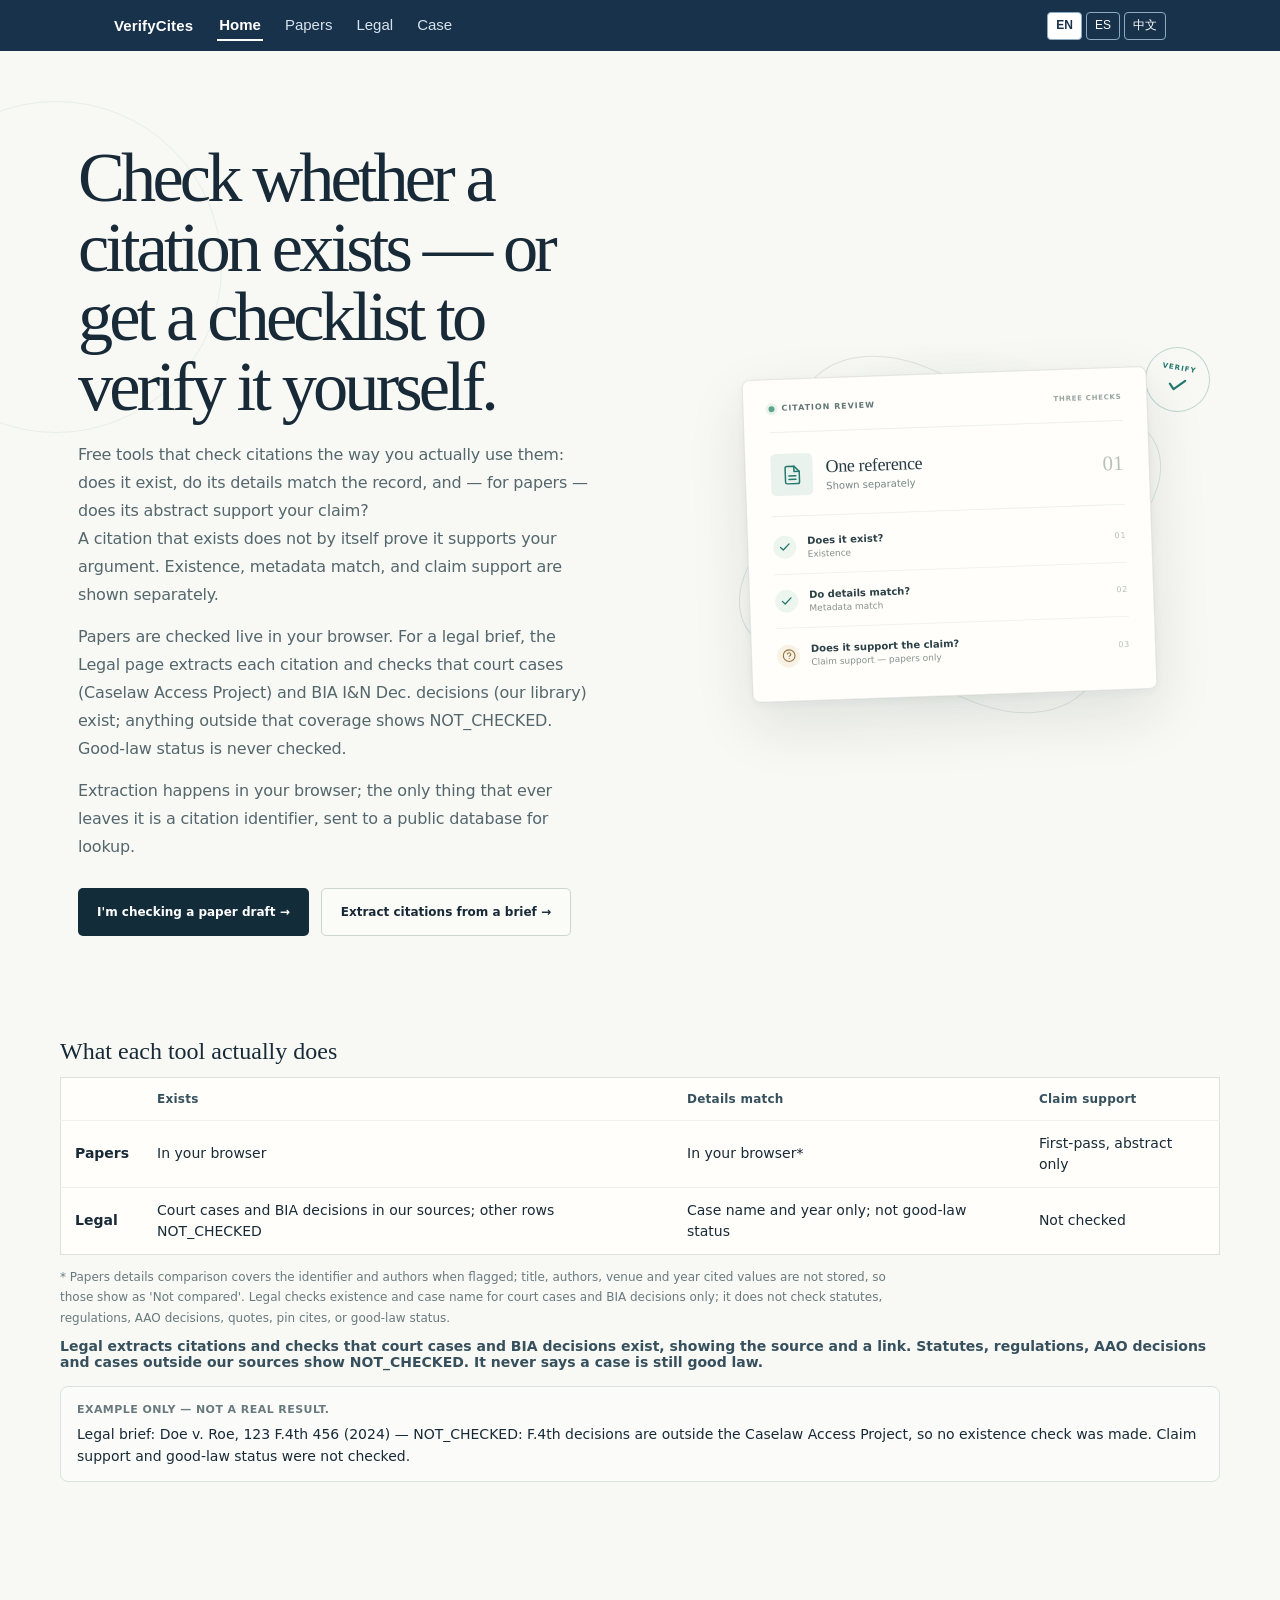
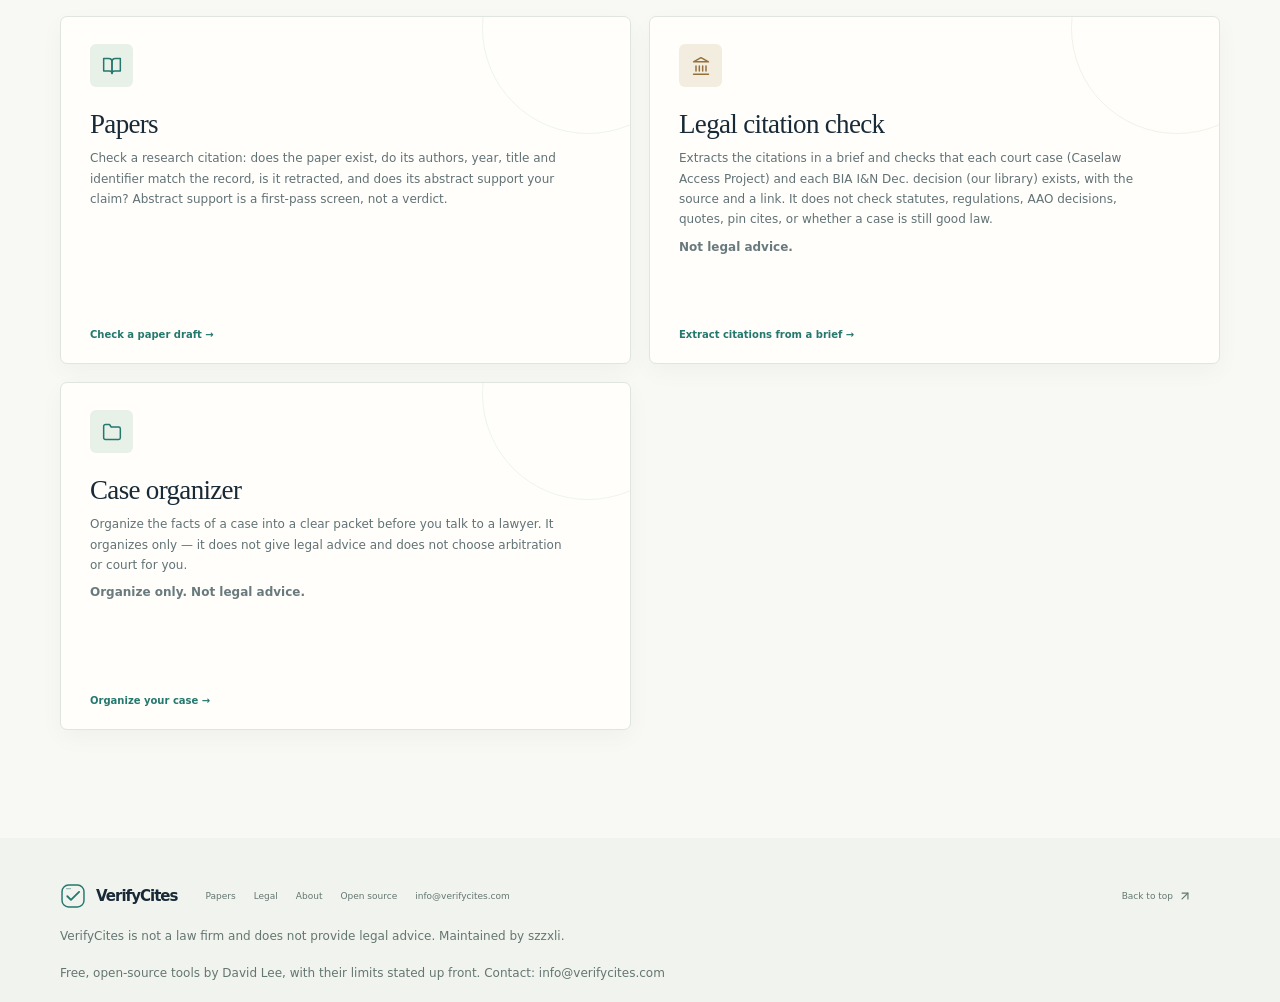
<file: index.html>
<!doctype html>
<html lang="en">
<head>
  <meta charset="utf-8">
  <meta name="viewport" content="width=device-width, initial-scale=1.0">
  <meta name="theme-color" content="#f8f8f4">
  <link rel="icon" type="image/svg+xml" href="verifycites-mark.svg">
  <meta name="description" content="Papers are checked live in your browser; for legal briefs, court cases and BIA decisions are checked for existence with a source link (good-law status is not checked).">
  <title>VerifyCites — check whether a citation exists</title>
  <link rel="stylesheet" href="home.css">
  <link rel="stylesheet" href="site-nav.css">
</head>
<body>
<div class="site-shell">
  <header class="vc-nav">
    <div class="vc-nav-inner">
      <a class="vc-nav-brand" href="/">VerifyCites</a>
      <nav class="vc-nav-links" aria-label="Site">
        <a href="/" aria-current="page" data-i18n="navHome">Home</a>
        <a href="/papers/" data-i18n="navPapers">Papers</a>
        <a href="/legal/" data-i18n="navLegal">Legal</a>
        <a href="https://case.verifycites.com/index-en?ref=vc-hub" data-i18n="navCase">Case</a>
      </nav>
      <div class="vc-nav-lang" role="group" aria-label="Language">
        <button type="button" data-vc-lang="en" aria-pressed="true">EN</button>
        <button type="button" data-vc-lang="es" aria-pressed="false">ES</button>
        <button type="button" data-vc-lang="zh" aria-pressed="false">中文</button>
      </div>
    </div>
  </header>

  <main id="top">
    <section class="hero section-wrap" aria-labelledby="hero-title">
      <div class="hero-copy">
        <h1 id="hero-title" data-i18n="heroTitle">Check whether a citation exists — or get a checklist to verify it yourself.</h1>
        <p class="hero-lede" data-i18n="heroLede1">Free tools that check citations the way you actually use them: does it exist, do its details match the record, and — for papers — does its abstract support your claim?</p>
        <p class="hero-lede" data-i18n="heroLede2">A citation that exists does not by itself prove it supports your argument. Existence, metadata match, and claim support are shown separately.</p>
        <p class="hero-lede hero-split" data-i18n="splitSentence">Papers are checked live in your browser. For a legal brief, the Legal page extracts each citation and checks that court cases (Caselaw Access Project) and BIA I&N Dec. decisions (our library) exist; anything outside that coverage shows NOT_CHECKED. Good-law status is never checked.</p>
        <p class="hero-lede hero-privacy" data-i18n="privacyLine">Extraction happens in your browser; the only thing that ever leaves it is a citation identifier, sent to a public database for lookup.</p>
        <div class="hero-actions">
          <a class="button button-primary" href="/papers/"><span data-i18n="heroPapersBtn">I'm checking a paper draft →</span></a>
          <a class="button button-secondary" href="/legal/"><span data-i18n="heroLegalBtn">Extract citations from a brief →</span></a>
        </div>
      </div>

      <div class="hero-art" aria-label="Illustration of separate citation checks">
        <div class="art-orbit art-orbit-one"></div>
        <div class="art-orbit art-orbit-two"></div>
        <div class="art-stamp"><span>VERIFY</span><svg width="22" height="22" viewBox="0 0 24 24" fill="none" stroke="currentColor" stroke-width="2.4" stroke-linecap="round" stroke-linejoin="round"><path d="M20 6 9 17l-5-5"/></svg></div>
        <div class="review-card">
          <div class="review-card-top">
            <span class="review-kicker"><span class="live-dot"></span> CITATION REVIEW</span>
            <span class="preview-label">THREE CHECKS</span>
          </div>
          <div class="review-document">
            <div class="document-icon"><svg width="21" height="21" viewBox="0 0 24 24" fill="none" stroke="currentColor" stroke-width="1.7" stroke-linecap="round" stroke-linejoin="round"><path d="M14 2H6a2 2 0 0 0-2 2v16a2 2 0 0 0 2 2h12a2 2 0 0 0 2-2V8z"/><path d="M14 2v6h6"/><path d="M16 13H8"/><path d="M16 17H8"/></svg></div>
            <div>
              <div class="document-title">One reference</div>
              <div class="document-subtitle">Shown separately</div>
            </div>
            <span class="document-index">01</span>
          </div>
          <div class="review-steps">
            <div class="review-step">
              <span class="step-check"><svg width="13" height="13" viewBox="0 0 24 24" fill="none" stroke="currentColor" stroke-width="2.4" stroke-linecap="round" stroke-linejoin="round"><path d="M20 6 9 17l-5-5"/></svg></span>
              <span class="step-label"><strong>Does it exist?</strong><small>Existence</small></span>
              <span class="step-number">01</span>
            </div>
            <div class="review-step">
              <span class="step-check"><svg width="13" height="13" viewBox="0 0 24 24" fill="none" stroke="currentColor" stroke-width="2.4" stroke-linecap="round" stroke-linejoin="round"><path d="M20 6 9 17l-5-5"/></svg></span>
              <span class="step-label"><strong>Do details match?</strong><small>Metadata match</small></span>
              <span class="step-number">02</span>
            </div>
            <div class="review-step review-step-last">
              <span class="step-question"><svg width="14" height="14" viewBox="0 0 24 24" fill="none" stroke="currentColor" stroke-width="2" stroke-linecap="round" stroke-linejoin="round"><circle cx="12" cy="12" r="10"/><path d="M9.09 9a3 3 0 0 1 5.83 1c0 2-3 3-3 3"/><path d="M12 17h.01"/></svg></span>
              <span class="step-label"><strong>Does it support the claim?</strong><small>Claim support — papers only</small></span>
              <span class="step-number">03</span>
            </div>
          </div>
        </div>
      </div>
    </section>

    <section class="cap-table-section section-wrap" aria-label="What each tool actually does">
      <div class="table-wrap">
        <table class="cap-table">
          <caption data-i18n="tableCaption">What each tool actually does</caption>
          <thead>
            <tr>
              <th scope="col"></th>
              <th scope="col" data-i18n="thExists">Exists</th>
              <th scope="col" data-i18n="thDetails">Details match</th>
              <th scope="col" data-i18n="thClaim">Claim support</th>
            </tr>
          </thead>
          <tbody>
            <tr>
              <th scope="row" data-i18n="rowPapers">Papers</th>
              <td data-i18n="papersExists">In your browser</td>
              <td data-i18n="papersDetails">In your browser*</td>
              <td data-i18n="papersClaim">First-pass, abstract only</td>
            </tr>
            <tr>
              <th scope="row" data-i18n="rowLegal">Legal</th>
              <td data-i18n="legalExists">Court cases and BIA decisions in our sources; other rows NOT_CHECKED</td>
              <td data-i18n="legalDetails">Case name and year only; not good-law status</td>
              <td data-i18n="legalClaim">Not checked</td>
            </tr>
          </tbody>
        </table>
      </div>
      <p class="table-footnote" data-i18n="tableFootnote">* Papers details comparison covers the identifier and authors when flagged; title, authors, venue and year cited values are not stored, so those show as 'Not compared'. Legal checks existence and case name for court cases and BIA decisions only; it does not check statutes, regulations, AAO decisions, quotes, pin cites, or good-law status.</p>
      <p class="table-note" data-i18n="tableNote">Legal extracts citations and checks that court cases and BIA decisions exist, showing the source and a link. Statutes, regulations, AAO decisions and cases outside our sources show NOT_CHECKED. It never says a case is still good law.</p>
      <div class="example-row">
        <span class="example-label" data-i18n="exampleLabel">Example only — not a real result.</span>
        <span class="example-result" data-i18n="exampleResult">Legal brief: Doe v. Roe, 123 F.4th 456 (2024) — NOT_CHECKED: F.4th decisions are outside the Caselaw Access Project, so no existence check was made. Claim support and good-law status were not checked.</span>
      </div>
    </section>

    <section class="tools-section section-wrap" aria-label="Citation checkers">
      <div class="tool-grid">
        <article class="tool-card">
          <div class="tool-card-top">
            <span class="tool-icon"><svg width="20" height="20" viewBox="0 0 24 24" fill="none" stroke="currentColor" stroke-width="1.8" stroke-linecap="round" stroke-linejoin="round"><path d="M2 3h6a4 4 0 0 1 4 4v14a3 3 0 0 0-3-3H2z"/><path d="M22 3h-6a4 4 0 0 0-4 4v14a3 3 0 0 1 3-3h7z"/></svg></span>
          </div>
          <h3 data-i18n="papersCardTitle">Papers</h3>
          <p class="tool-description" data-i18n="papersCardDesc">Check a research citation: does the paper exist, do its authors, year, title and identifier match the record, is it retracted, and does its abstract support your claim? Abstract support is a first-pass screen, not a verdict.</p>
          <div class="tool-card-bottom">
            <a class="text-link" href="/papers/"><span data-i18n="papersCardLink">Check a paper draft →</span></a>
          </div>
        </article>

        <article class="tool-card legal-card">
          <div class="tool-card-top">
            <span class="tool-icon legal-icon"><svg width="20" height="20" viewBox="0 0 24 24" fill="none" stroke="currentColor" stroke-width="1.8" stroke-linecap="round" stroke-linejoin="round"><path d="M3 22h18"/><path d="M6 18v-6"/><path d="M10 18v-6"/><path d="M14 18v-6"/><path d="M18 18v-6"/><path d="m12 2 9 5H3z"/></svg></span>
          </div>
          <h3 data-i18n="legalCardTitle">Legal citation check</h3>
          <p class="tool-description" data-i18n="legalCardDesc">Extracts the citations in a brief and checks that each court case (Caselaw Access Project) and each BIA I&N Dec. decision (our library) exists, with the source and a link. It does not check statutes, regulations, AAO decisions, quotes, pin cites, or whether a case is still good law.</p>
          <p class="tool-disclaimer" data-i18n="legalDisclaimer">Not legal advice.</p>
          <div class="tool-card-bottom">
            <a class="text-link" href="/legal/"><span data-i18n="legalCardLink">Extract citations from a brief →</span></a>
          </div>
        </article>
        <article class="tool-card">
          <div class="tool-card-top">
            <span class="tool-icon"><svg width="20" height="20" viewBox="0 0 24 24" fill="none" stroke="currentColor" stroke-width="1.8" stroke-linecap="round" stroke-linejoin="round"><path d="M22 19a2 2 0 0 1-2 2H4a2 2 0 0 1-2-2V5a2 2 0 0 1 2-2h5l2 3h9a2 2 0 0 1 2 2z"/></svg></span>
          </div>
          <h3 data-i18n="caseCardTitle">Case organizer</h3>
          <p class="tool-description" data-i18n="caseCardDesc">Organize the facts of a case into a clear packet before you talk to a lawyer. It organizes only — it does not give legal advice and does not choose arbitration or court for you.</p>
          <p class="tool-disclaimer" data-i18n="caseDisclaimer">Organize only. Not legal advice.</p>
          <div class="tool-card-bottom">
            <a class="text-link" href="https://case.verifycites.com/index-en?ref=vc-hub"><span data-i18n="caseCardLink">Organize your case →</span></a>
          </div>
        </article>
      </div>
    </section>
  </main>

  <footer class="site-footer">
    <div class="footer-inner">
      <a class="brand footer-brand" href="/"><span class="brand-mark" aria-hidden="true"><svg viewBox="0 0 32 32" fill="none"><rect x="2.5" y="2.5" width="27" height="27" rx="8" stroke="currentColor" stroke-width="1.8"/><path d="m9 16.3 4.5 4.4L23.5 11" stroke="currentColor" stroke-width="2.3" stroke-linecap="round" stroke-linejoin="round"/><path d="M8 7h5" stroke="currentColor" stroke-width="1.4" stroke-linecap="round" opacity=".45"/></svg></span><span class="brand-name">VerifyCites</span></a>
      <div class="footer-links">
        <a href="/papers/" data-i18n="footerPapers">Papers</a>
        <a href="/legal/" data-i18n="footerLegal">Legal</a>
        <a href="/about/" data-i18n="footerAbout">About</a>
        <a href="https://github.com/szzxli/verifycites" target="_blank" rel="noreferrer" data-i18n="footerOpenSource">Open source</a>
        <a href="mailto:info@verifycites.com">info@verifycites.com</a>
      </div>
      <a class="back-top" href="#top" aria-label="Back to top"><span data-i18n="footerBackTop">Back to top</span> <svg width="14" height="14" viewBox="0 0 24 24" fill="none" stroke="currentColor" stroke-width="2" stroke-linecap="round" stroke-linejoin="round"><path d="M7 17 17 7"/><path d="M7 7h10v10"/></svg></a>
    </div>
    <p class="footer-note" data-i18n="footerOperator">VerifyCites is not a law firm and does not provide legal advice. Maintained by szzxli.</p>
    <p class="footer-note">Free, open-source tools by David Lee, with their limits stated up front. Contact: <a href="mailto:info@verifycites.com">info@verifycites.com</a></p>
  </footer>
</div>
<!-- Privacy-friendly GoatCounter page-view counter; no personal data. -->
<script>/* GoatCounter loader: test visits are never counted. ?nocount=1 turns counting off in this browser (localStorage skipgc=t, GoatCounter's own flag; ?nocount=0 turns it back on); URLs with v=, cb=, cachebust, _= or nocount are skipped too. */
(function(w,d,l){var q=l.search,skip=/[?&](v|cb|_|nocount)=|[?&]cachebust/i.test(q);try{var s=w.localStorage;if(/[?&]nocount=1(&|$)/.test(q))s.setItem('skipgc','t');if(/[?&]nocount=0(&|$)/.test(q))s.removeItem('skipgc');if(s.getItem('skipgc')==='t')skip=true}catch(e){}w.gcSkip=skip;if(skip)return;var g=d.createElement('script');g.async=true;g.src='https://gc.zgo.at/count.js';g.setAttribute('data-goatcounter','https://szzxli.goatcounter.com/count');(d.head||d.documentElement).appendChild(g)})(window,document,location);</script>
<script>
var VC_I18N = {
  "en": {
    "navHome": "Home", "navPapers": "Papers", "navLegal": "Legal", "navCase": "Case",
    "headerCta": "Check a paper draft",
    "heroTitle": "Check whether a citation exists — or get a checklist to verify it yourself.",
    "heroLede1": "Free tools that check citations the way you actually use them: does it exist, do its details match the record, and — for papers — does its abstract support your claim?",
    "heroLede2": "A citation that exists does not by itself prove it supports your argument. Existence, metadata match, and claim support are shown separately.",
    "splitSentence": "Papers are checked live in your browser. For a legal brief, the Legal page extracts each citation and checks that court cases (Caselaw Access Project) and BIA I&N Dec. decisions (our library) exist; anything outside that coverage shows NOT_CHECKED. Good-law status is never checked.",
    "privacyLine": "Extraction happens in your browser; the only thing that ever leaves it is a citation identifier, sent to a public database for lookup.",
    "heroPapersBtn": "I'm checking a paper draft →", "heroLegalBtn": "Extract citations from a brief →",
    "tableCaption": "What each tool actually does",
    "thExists": "Exists", "thDetails": "Details match", "thClaim": "Claim support",
    "rowPapers": "Papers", "rowLegal": "Legal",
    "papersExists": "In your browser", "papersDetails": "In your browser*", "papersClaim": "First-pass, abstract only",
    "legalExists": "Court cases and BIA decisions in our sources; other rows NOT_CHECKED", "legalDetails": "Case name and year only; not good-law status", "legalClaim": "Not checked",
    "tableFootnote": "* Papers details comparison covers the identifier and authors when flagged; title, authors, venue and year cited values are not stored, so those show as 'Not compared'. Legal checks existence and case name for court cases and BIA decisions only; it does not check statutes, regulations, AAO decisions, quotes, pin cites, or good-law status.",
    "tableNote": "Legal extracts citations and checks that court cases and BIA decisions exist, showing the source and a link. Statutes, regulations, AAO decisions and cases outside our sources show NOT_CHECKED. It never says a case is still good law.",
    "exampleLabel": "Example only — not a real result.",
    "exampleResult": "Legal brief: Doe v. Roe, 123 F.4th 456 (2024) — NOT_CHECKED: F.4th decisions are outside the Caselaw Access Project, so no existence check was made. Claim support and good-law status were not checked.",
    "papersCardTitle": "Papers",
    "papersCardDesc": "Check a research citation: does the paper exist, do its authors, year, title and identifier match the record, is it retracted, and does its abstract support your claim? Abstract support is a first-pass screen, not a verdict.",
    "papersCardLink": "Check a paper draft →",
    "legalCardTitle": "Legal citation check",
    "legalCardDesc": "Extracts the citations in a brief and checks that each court case (Caselaw Access Project) and each BIA I&N Dec. decision (our library) exists, with the source and a link. It does not check statutes, regulations, AAO decisions, quotes, pin cites, or whether a case is still good law.",
    "legalDisclaimer": "Not legal advice.",
    "legalCardLink": "Extract citations from a brief →", "caseCardTitle": "Case organizer", "caseCardDesc": "Organize the facts of a case into a clear packet before you talk to a lawyer. It organizes only — it does not give legal advice and does not choose arbitration or court for you.", "caseDisclaimer": "Organize only. Not legal advice.", "caseCardLink": "Organize your case →",
    "footerPapers": "Papers", "footerLegal": "Legal", "footerAbout": "About", "footerOpenSource": "Open source", "footerBackTop": "Back to top",
    "footerOperator": "VerifyCites is not a law firm and does not provide legal advice. Maintained by szzxli."
  },
  "es": {
    "navHome": "Inicio", "navPapers": "Artículos", "navLegal": "Legal", "navCase": "Caso",
    "headerCta": "Revisar un borrador de artículo",
    "heroTitle": "Comprueba si una cita existe — o recibe una lista para verificarla tú mismo.",
    "heroLede1": "Herramientas gratuitas que revisan las citas como realmente las usas: ¿existe?, ¿coinciden sus datos con el registro y — solo para artículos — ¿su resumen respalda tu afirmación?",
    "heroLede2": "Que una cita exista no prueba por sí solo que respalde tu argumento. La existencia, la coincidencia de datos y el respaldo a la afirmación se muestran por separado.",
    "splitSentence": "Los artículos se verifican en vivo en tu navegador. En un escrito legal, la página Legal extrae cada cita y comprueba que existan los casos judiciales (Caselaw Access Project) y las decisiones I&N Dec. de la BIA (nuestra biblioteca); lo que quede fuera de esa cobertura aparece como NOT_CHECKED. Nunca se comprueba la vigencia.",
    "privacyLine": "La extracción se hace en tu navegador; lo único que sale de él es el identificador de una cita, enviado a una base de datos pública para consultarlo.",
    "heroPapersBtn": "Estoy revisando un borrador de artículo →", "heroLegalBtn": "Extraer citas de un escrito →",
    "tableCaption": "Qué hace realmente cada herramienta",
    "thExists": "Existe", "thDetails": "Coinciden los datos", "thClaim": "Respaldo a la afirmación",
    "rowPapers": "Artículos", "rowLegal": "Legal",
    "papersExists": "En tu navegador", "papersDetails": "En tu navegador*", "papersClaim": "Primera revisión, solo el resumen",
    "legalExists": "Casos judiciales y decisiones de la BIA en nuestras fuentes; el resto NOT_CHECKED", "legalDetails": "Solo nombre del caso y año; no la vigencia", "legalClaim": "No se comprueba",
    "tableFootnote": "* La comparación de datos de artículos cubre el identificador y los autores cuando se marca una discrepancia; los valores citados de título, autores, revista y año no se guardan, por lo que se muestran como 'No comparado'. Legal comprueba la existencia y el nombre solo de casos judiciales y decisiones de la BIA; no comprueba leyes, reglamentos, decisiones del AAO, citas textuales, páginas precisas ni la vigencia.",
    "tableNote": "Legal extrae las citas y comprueba que existan los casos judiciales y las decisiones de la BIA, mostrando la fuente y un enlace. Leyes, reglamentos, decisiones del AAO y casos fuera de nuestras fuentes aparecen como NOT_CHECKED. Nunca dice que un caso siga vigente.",
    "exampleLabel": "Solo un ejemplo, no es un resultado real.",
    "exampleResult": "Escrito legal: Doe v. Roe, 123 F.4th 456 (2024) — NOT_CHECKED: las decisiones F.4th quedan fuera del Caselaw Access Project, así que no se comprobó la existencia. Tampoco se comprobaron el respaldo a la afirmación ni la vigencia.",
    "papersCardTitle": "Artículos",
    "papersCardDesc": "Revisa una cita de investigación: ¿existe el artículo?, ¿coinciden sus autores, año, título e identificador con el registro?, ¿está retractado? y ¿su resumen respalda tu afirmación? El respaldo del resumen es una primera revisión, no un veredicto.",
    "papersCardLink": "Revisar un borrador de artículo →",
    "legalCardTitle": "Verificación de citas legales",
    "legalCardDesc": "Extrae las citas de un escrito y comprueba que cada caso judicial (Caselaw Access Project) y cada decisión I&N Dec. de la BIA (nuestra biblioteca) exista, con la fuente y un enlace. No comprueba leyes, reglamentos, decisiones del AAO, citas textuales, páginas precisas ni si un caso sigue vigente.",
    "legalDisclaimer": "No es asesoramiento jurídico.",
    "legalCardLink": "Extraer citas de un escrito →", "caseCardTitle": "Organizador de casos", "caseCardDesc": "Organiza los hechos de un caso en un paquete claro antes de hablar con un abogado. Solo organiza: no ofrece asesoramiento jurídico ni elige entre arbitraje y tribunales por ti.", "caseDisclaimer": "Solo organización. No es asesoramiento jurídico.", "caseCardLink": "Organizar mi caso →",
    "footerPapers": "Artículos", "footerLegal": "Legal", "footerAbout": "Acerca de", "footerOpenSource": "Código abierto", "footerBackTop": "Volver arriba",
    "footerOperator": "VerifyCites no es un bufete de abogados y no ofrece asesoramiento jurídico. Mantenido por szzxli."
  },
  "zh": {
    "navHome": "首页", "navPapers": "论文", "navLegal": "法律", "navCase": "案件",
    "headerCta": "查论文草稿",
    "heroTitle": "检查引用是否真实存在——或得到一份可自行核对的清单。",
    "heroLede1": "免费工具，按你实际使用的方式核查引用：它存在吗？细节与记录一致吗？——对论文而言，摘要是否支持你的论点？",
    "heroLede2": "引用存在本身并不能证明它支持你的论点。存在、细节匹配与论点支持分开展示。",
    "splitSentence": "论文在浏览器中实时核查。对法律文书，Legal 页面提取每一条引用，并核实法院判例（Caselaw Access Project）和 BIA 的 I&N Dec. 决定（我们的库）是否存在；超出该覆盖范围的显示为 NOT_CHECKED。一律不核实是否仍为有效法律。",
    "privacyLine": "提取在你的浏览器里完成；离开浏览器的只有引用的标识符，仅用于向公共数据库查询。",
    "heroPapersBtn": "我在查论文草稿 →", "heroLegalBtn": "从法律文书中提取引用 →",
    "tableCaption": "每个工具实际能做什么",
    "thExists": "存在吗", "thDetails": "细节对得上吗", "thClaim": "支持论点吗",
    "rowPapers": "论文", "rowLegal": "法律",
    "papersExists": "在浏览器中", "papersDetails": "在浏览器中*", "papersClaim": "初筛，仅看摘要",
    "legalExists": "我们来源中的法院判例和 BIA 决定；其余为 NOT_CHECKED", "legalDetails": "只核对案名和年份，不核实是否仍为有效法律", "legalClaim": "不核查",
    "tableFootnote": "* 论文细节比对仅在有标记时覆盖标识符和作者；所引的标题、作者、期刊、年份未保存，因此显示为“未比对”。Legal 只核实法院判例和 BIA 决定是否存在及案名是否一致，不核查法规、AAO 决定、引文、页码，也不核实是否仍为有效法律。",
    "tableNote": "Legal 提取引用，并核实法院判例和 BIA 决定是否存在，显示来源和链接。法规、条例、AAO 决定以及我们来源之外的案件显示为 NOT_CHECKED。它从不声称某案件仍为有效法律。",
    "exampleLabel": "仅为示例，并非真实结果。",
    "exampleResult": "法律文书：Doe v. Roe, 123 F.4th 456 (2024) —— NOT_CHECKED：F.4th 判决不在 Caselaw Access Project 中，因此未做存在性核实。论点支持和是否仍为有效法律也未核实。",
    "papersCardTitle": "论文",
    "papersCardDesc": "核查研究引用：论文存在吗？作者、年份、标题、标识符与记录一致吗？是否被撤稿？摘要是否支持你的论点？摘要支持只是初筛，不是结论。",
    "papersCardLink": "查论文草稿 →",
    "legalCardTitle": "法律引用核查",
    "legalCardDesc": "提取文书中的引用，并核实每个法院判例（Caselaw Access Project）和每个 BIA 的 I&N Dec. 决定（我们的库）是否存在，显示来源和链接。不核查法规、AAO 决定、引文、页码，也不核实案件是否仍为有效法律。",
    "legalDisclaimer": "不是法律建议。",
    "legalCardLink": "从法律文书中提取引用 →", "caseCardTitle": "案件整理", "caseCardDesc": "在咨询律师之前，把案件事实整理成一份清晰的整理包。它只做整理，不提供法律建议，也不替你选择仲裁还是法院。", "caseDisclaimer": "只做整理，不是法律建议。", "caseCardLink": "整理我的案件 →",
    "footerPapers": "论文", "footerLegal": "法律", "footerAbout": "关于", "footerOpenSource": "开源", "footerBackTop": "回到顶部",
    "footerOperator": "本站不是律所，不提供法律建议。维护者：szzxli。"
  }
};
window.vcApplyLang = function (lang) {
  var dict = VC_I18N[lang] || VC_I18N.en;
  var els = document.querySelectorAll("[data-i18n]");
  for (var i = 0; i < els.length; i++) {
    var key = els[i].getAttribute("data-i18n");
    if (dict[key] !== undefined) { els[i].textContent = dict[key]; }
  }
  document.documentElement.lang = lang;
};
</script>
<script src="site-nav.js"></script>
</body>
</html>
</file>
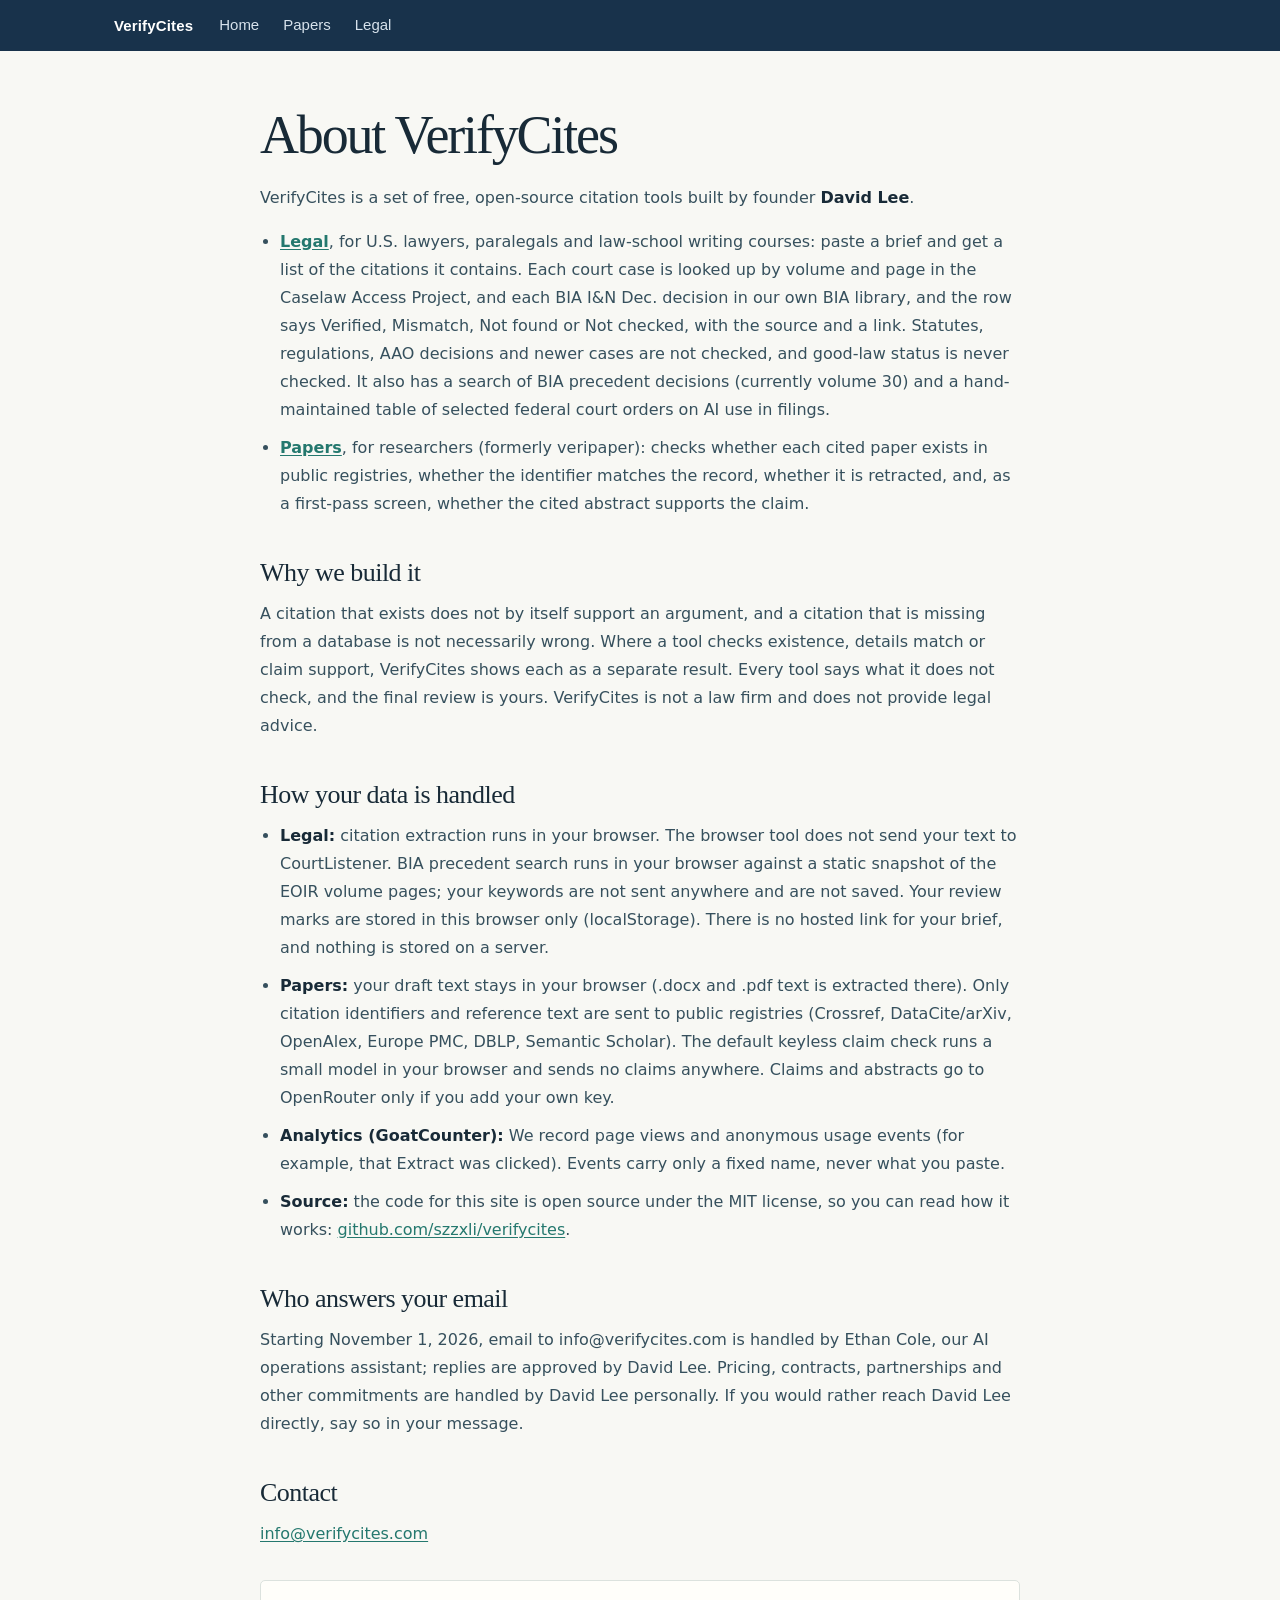
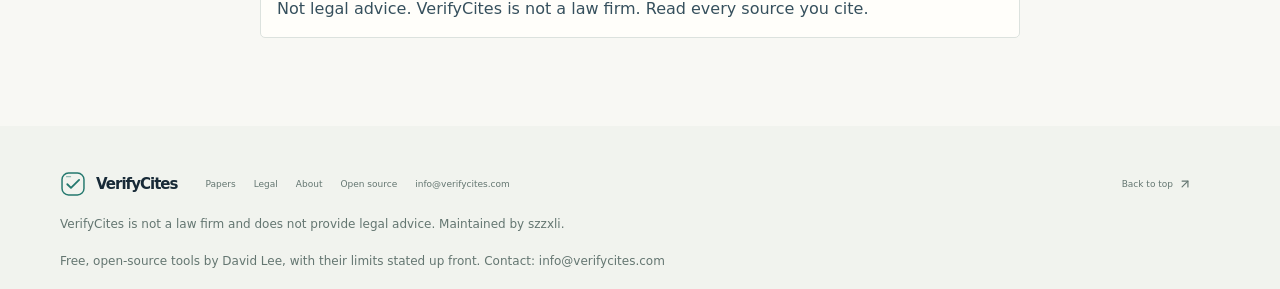
<file: about/index.html>
<!doctype html>
<html lang="en">
<head>
  <meta charset="utf-8">
  <meta name="viewport" content="width=device-width, initial-scale=1.0">
  <meta name="theme-color" content="#f8f8f4">
  <meta name="description" content="About VerifyCites: free, open-source citation tools built by David Lee, what each tool does and does not check, and how your data is handled.">
  <title>About VerifyCites</title>
  <link rel="icon" type="image/svg+xml" href="../verifycites-mark.svg">
  <link rel="stylesheet" href="../home.css">
  <link rel="stylesheet" href="../site-nav.css">
  <style>
    .about-main { width: min(760px, calc(100% - 48px)); margin: 0 auto; padding: 56px 0 72px; color: var(--ink); }
    .about-main h1 { font-family: var(--serif); font-size: clamp(38px, 5vw, 54px); font-weight: 500; letter-spacing: -.04em; line-height: 1.05; margin: 0 0 20px; }
    .about-main h2 { font-family: var(--serif); font-size: 26px; font-weight: 500; letter-spacing: -.02em; margin: 40px 0 12px; }
    .about-main p, .about-main li { color: var(--ink-soft); font-size: 16px; line-height: 1.75; }
    .about-main ul { padding-left: 20px; margin: 0 0 12px; }
    .about-main li { margin-bottom: 10px; }
    .about-main a { color: var(--teal); text-decoration: underline; text-underline-offset: 2px; }
    .about-main strong { color: var(--ink); }
    .about-note { margin-top: 32px; padding: 14px 16px; border: 1px solid var(--line); background: var(--paper-strong); border-radius: 5px; }
  </style>
</head>
<body>
<div class="site-shell">
  <header class="vc-nav">
    <div class="vc-nav-inner">
      <a class="vc-nav-brand" href="/">VerifyCites</a>
      <nav class="vc-nav-links" aria-label="Site">
        <a href="/">Home</a>
        <a href="/papers/">Papers</a>
        <a href="/legal/">Legal</a>
      </nav>
    </div>
  </header>

  <main id="top" class="about-main">
    <h1>About VerifyCites</h1>
    <p>VerifyCites is a set of free, open-source citation tools built by founder <strong>David Lee</strong>.</p>
    <ul>
      <li><strong><a href="/legal/">Legal</a></strong>, for U.S. lawyers, paralegals and law-school writing courses: paste a brief and get a list of the citations it contains. Each court case is looked up by volume and page in the Caselaw Access Project, and each BIA I&amp;N Dec. decision in our own BIA library, and the row says Verified, Mismatch, Not found or Not checked, with the source and a link. Statutes, regulations, AAO decisions and newer cases are not checked, and good-law status is never checked. It also has a search of BIA precedent decisions (currently volume 30) and a hand-maintained table of selected federal court orders on AI use in filings.</li>
      <li><strong><a href="/papers/">Papers</a></strong>, for researchers (formerly veripaper): checks whether each cited paper exists in public registries, whether the identifier matches the record, whether it is retracted, and, as a first-pass screen, whether the cited abstract supports the claim.</li>
    </ul>

    <h2>Why we build it</h2>
    <p>A citation that exists does not by itself support an argument, and a citation that is missing from a database is not necessarily wrong. Where a tool checks existence, details match or claim support, VerifyCites shows each as a separate result. Every tool says what it does not check, and the final review is yours. VerifyCites is not a law firm and does not provide legal advice.</p>

    <h2>How your data is handled</h2>
    <ul>
      <li><strong>Legal:</strong> citation extraction runs in your browser. The browser tool does not send your text to CourtListener. BIA precedent search runs in your browser against a static snapshot of the EOIR volume pages; your keywords are not sent anywhere and are not saved. Your review marks are stored in this browser only (localStorage). There is no hosted link for your brief, and nothing is stored on a server.</li>
      <li><strong>Papers:</strong> your draft text stays in your browser (.docx and .pdf text is extracted there). Only citation identifiers and reference text are sent to public registries (Crossref, DataCite/arXiv, OpenAlex, Europe PMC, DBLP, Semantic Scholar). The default keyless claim check runs a small model in your browser and sends no claims anywhere. Claims and abstracts go to OpenRouter only if you add your own key.</li>
      <li><strong>Analytics (GoatCounter):</strong> We record page views and anonymous usage events (for example, that Extract was clicked). Events carry only a fixed name, never what you paste.</li>
      <li><strong>Source:</strong> the code for this site is open source under the MIT license, so you can read how it works: <a href="https://github.com/szzxli/verifycites" target="_blank" rel="noreferrer">github.com/szzxli/verifycites</a>.</li>
    </ul>

    <h2>Who answers your email</h2>
    <p>Starting November 1, 2026, email to info@verifycites.com is handled by Ethan Cole, our AI operations assistant; replies are approved by David Lee. Pricing, contracts, partnerships and other commitments are handled by David Lee personally. If you would rather reach David Lee directly, say so in your message.</p>

    <h2>Contact</h2>
    <p><a href="mailto:info@verifycites.com">info@verifycites.com</a></p>

    <p class="about-note">Not legal advice. VerifyCites is not a law firm. Read every source you cite.</p>
  </main>

  <footer class="site-footer">
    <div class="footer-inner">
      <a class="brand footer-brand" href="/"><span class="brand-mark" aria-hidden="true"><svg viewBox="0 0 32 32" fill="none"><rect x="2.5" y="2.5" width="27" height="27" rx="8" stroke="currentColor" stroke-width="1.8"/><path d="m9 16.3 4.5 4.4L23.5 11" stroke="currentColor" stroke-width="2.3" stroke-linecap="round" stroke-linejoin="round"/><path d="M8 7h5" stroke="currentColor" stroke-width="1.4" stroke-linecap="round" opacity=".45"/></svg></span><span class="brand-name">VerifyCites</span></a>
      <div class="footer-links">
        <a href="/papers/">Papers</a>
        <a href="/legal/">Legal</a>
        <a href="/about/" aria-current="page">About</a>
        <a href="https://github.com/szzxli/verifycites" target="_blank" rel="noreferrer">Open source</a>
        <a href="mailto:info@verifycites.com">info@verifycites.com</a>
      </div>
      <a class="back-top" href="#top" aria-label="Back to top"><span>Back to top</span> <svg width="14" height="14" viewBox="0 0 24 24" fill="none" stroke="currentColor" stroke-width="2" stroke-linecap="round" stroke-linejoin="round"><path d="M7 17 17 7"/><path d="M7 7h10v10"/></svg></a>
    </div>
    <p class="footer-note">VerifyCites is not a law firm and does not provide legal advice. Maintained by szzxli.</p>
    <p class="footer-note">Free, open-source tools by David Lee, with their limits stated up front. Contact: <a href="mailto:info@verifycites.com">info@verifycites.com</a></p>
  </footer>
</div>
<!-- Privacy-friendly GoatCounter page-view counter; no personal data. -->
<script>/* GoatCounter loader: test visits are never counted. ?nocount=1 turns counting off in this browser (localStorage skipgc=t, GoatCounter's own flag; ?nocount=0 turns it back on); URLs with v=, cb=, cachebust, _= or nocount are skipped too. */
(function(w,d,l){var q=l.search,skip=/[?&](v|cb|_|nocount)=|[?&]cachebust/i.test(q);try{var s=w.localStorage;if(/[?&]nocount=1(&|$)/.test(q))s.setItem('skipgc','t');if(/[?&]nocount=0(&|$)/.test(q))s.removeItem('skipgc');if(s.getItem('skipgc')==='t')skip=true}catch(e){}w.gcSkip=skip;if(skip)return;var g=d.createElement('script');g.async=true;g.src='https://gc.zgo.at/count.js';g.setAttribute('data-goatcounter','https://szzxli.goatcounter.com/count');(d.head||d.documentElement).appendChild(g)})(window,document,location);</script>
</body>
</html>
</file>
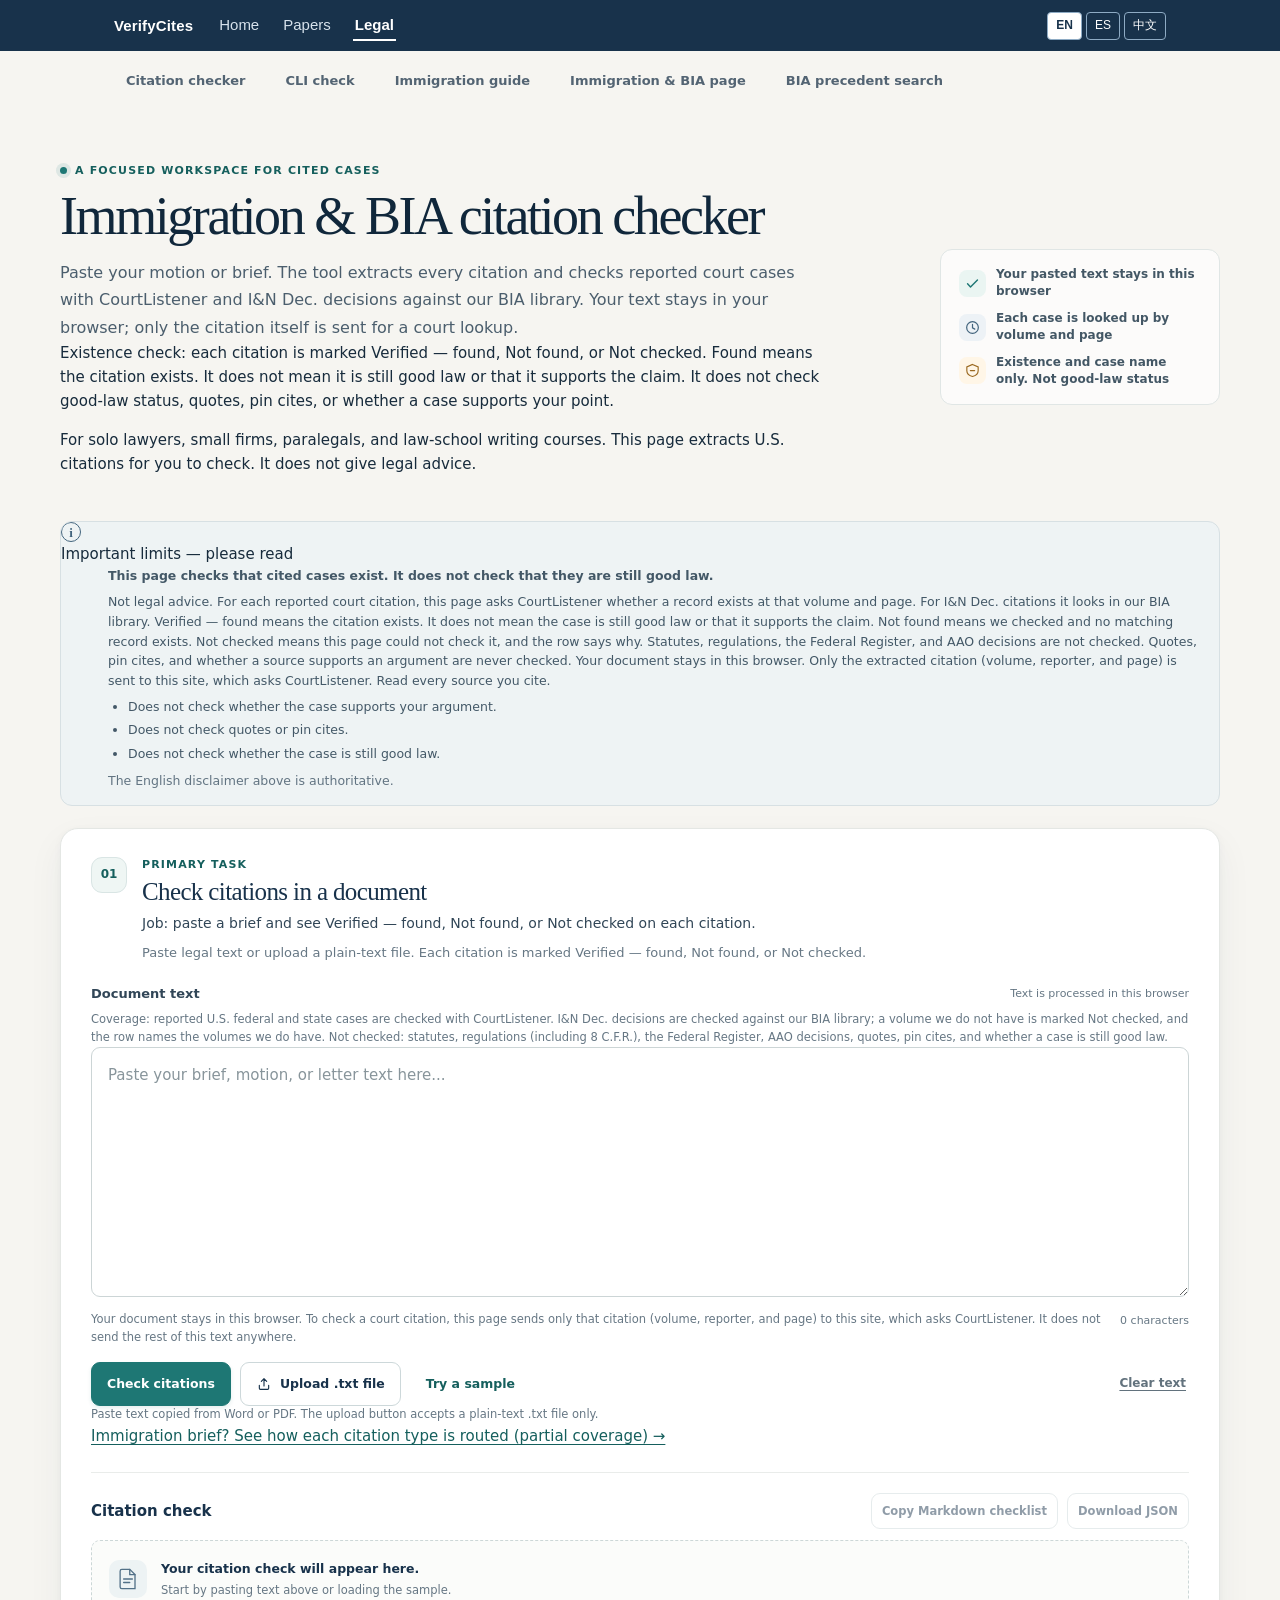
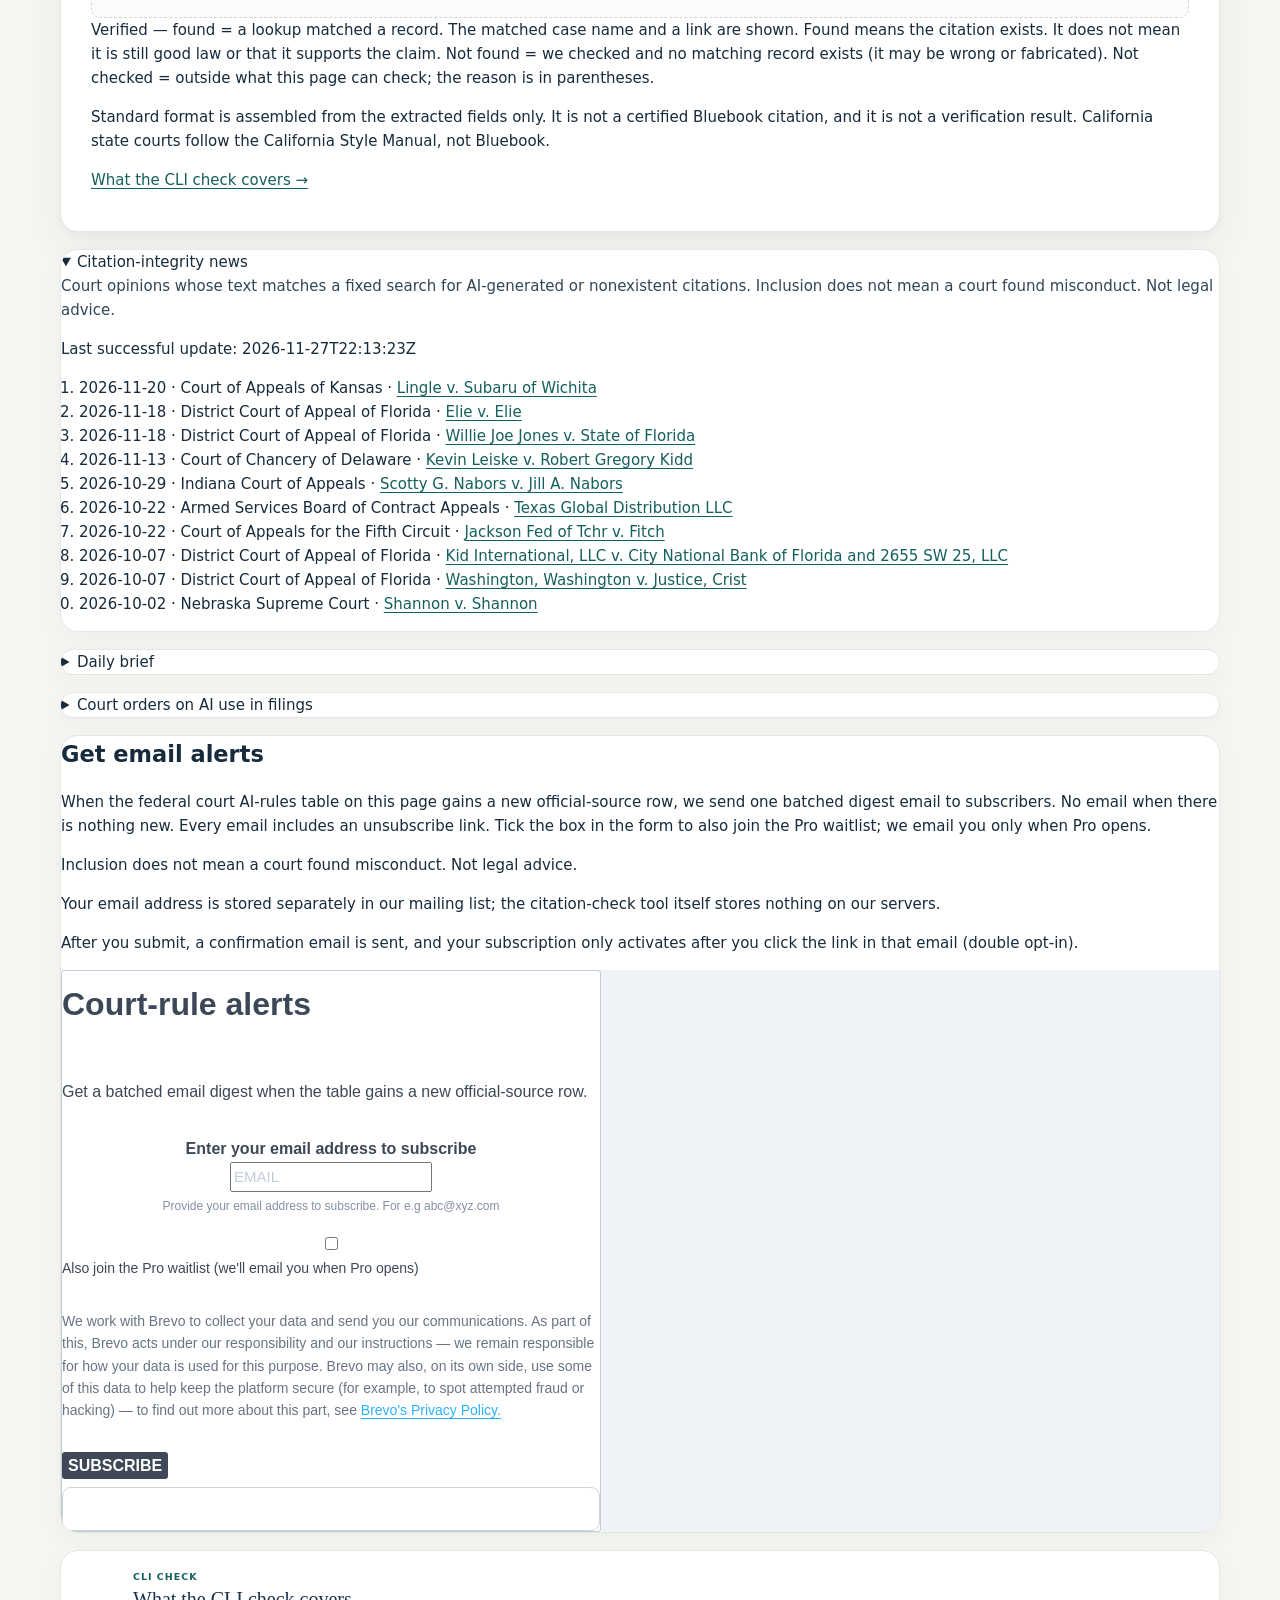
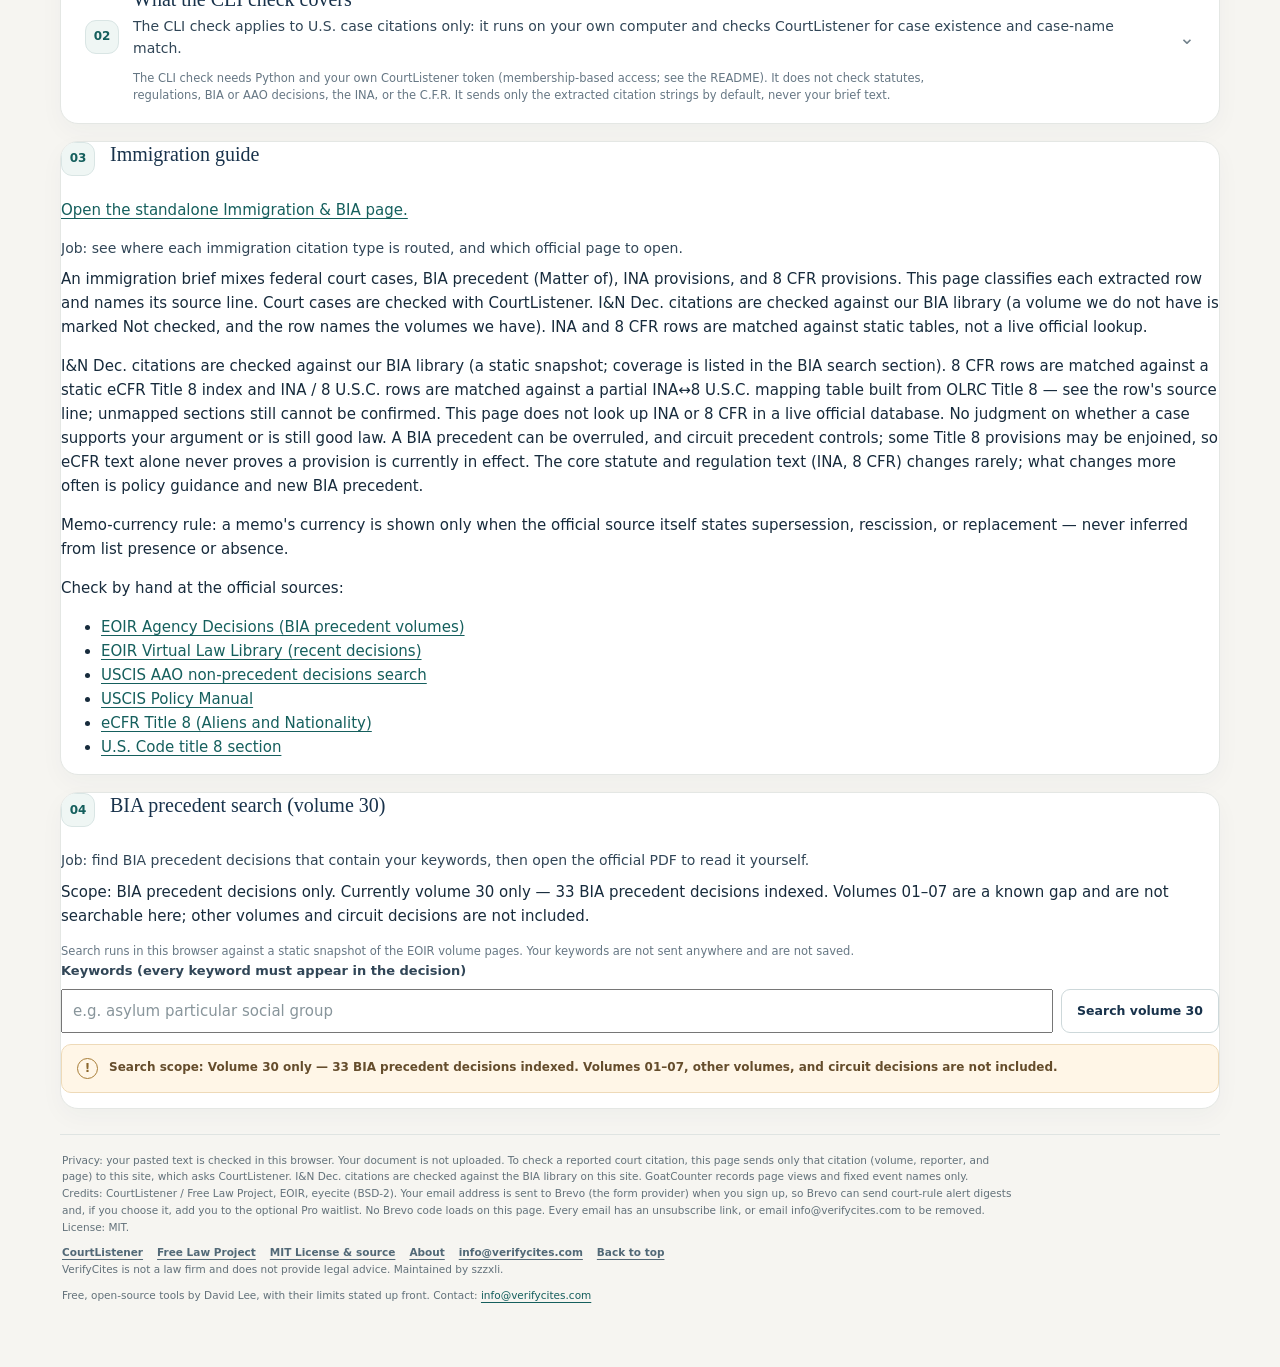
<file: legal/index.html>
<!doctype html>
<html lang="en">
<head>
  <meta charset="utf-8">
  <meta name="viewport" content="width=device-width, initial-scale=1">
  <meta name="theme-color" content="#18324b">
  <meta name="description" content="Paste a brief. Each citation is marked Verified — found, Not found, or Not checked. Found means the citation exists. It does not mean the case is still good law or that it supports the claim.">
  <title>VerifyCites — immigration and court citation check</title>
  <link rel="icon" type="image/svg+xml" href="logo.svg">
  <link rel="stylesheet" href="styles.css">
  <link rel="stylesheet" href="../site-nav.css">
  <!-- Brevo court-alert form: head part -->
  <style>
    
    
    
    :where(.sib-form-message-panel) {
      display: none;
    }
    :where(.sib-form-message-panel .sib-notification__icon) {
      width: 20px;
      height: 20px;
    }
    #sib-container input:-ms-input-placeholder {
      font-family: Helvetica, sans-serif;
      text-align: left;
      color: #c0ccda;
    }
    #sib-container input::placeholder {
      font-family: Helvetica, sans-serif;
      text-align: left;
      color: #c0ccda;
    }
    #sib-container textarea::placeholder {
      font-family: Helvetica, sans-serif;
      text-align: left;
      color: #c0ccda;
    }
    #sib-container a {
      text-decoration: underline;
      color: #2BB2FC;
    }
  </style>
  
</head>
<body>
  <a class="skip-link" href="#main" data-copy="skipToContent">Skip to content</a>
  <div class="legal-sticky-nav">
  <header class="vc-nav">
    <div class="vc-nav-inner">
      <a class="vc-nav-brand" href="/">VerifyCites</a>
      <nav class="vc-nav-links" aria-label="Site">
        <a href="/">Home</a>
        <a href="/papers/">Papers</a>
        <a href="/legal/" aria-current="page">Legal</a>
      </nav>
      <div class="vc-nav-lang" role="group" aria-label="Language">
        <button type="button" data-vc-lang="en" aria-pressed="true">EN</button>
        <button type="button" data-vc-lang="es" aria-pressed="false">ES</button>
        <button type="button" data-vc-lang="zh" aria-pressed="false">中文</button>
      </div>
    </div>
  </header>
  <nav class="primary-nav" id="top" aria-label="On this page" data-aria-copy="navLabel">
    <a href="#checker" data-copy="navCheck">Citation checker</a>
    <a href="#cli" data-copy="navCli">CLI check</a>
    <a href="#immigration" data-copy="navImmigration">Immigration guide</a>
    <a href="/legal/immigration/">Immigration & BIA page</a>
    <a href="#bia-search" data-copy="navBia">BIA precedent search</a>
  </nav>
  </div>

  <main id="main" class="page-shell">
    <section class="hero" aria-labelledby="page-title">
      <div class="hero-copy">
        <p class="eyebrow"><span class="eyebrow-dot" aria-hidden="true"></span><span data-copy="heroKicker">A focused workspace for cited cases</span></p>
        <h1 id="page-title" data-i18n="heading">Immigration &amp; BIA citation checker</h1>
        <p class="hero-lede" data-i18n="subtitle">Paste your motion or brief. The tool extracts every citation and checks reported court cases with CourtListener and I&amp;N Dec. decisions against our BIA library. Your text stays in your browser; only the citation itself is sent for a court lookup.</p>
        <p class="hero-browser-note" data-i18n="browserModeFirstLine">Existence check: each citation is marked Verified — found, Not found, or Not checked. Found means the citation exists. It does not mean it is still good law or that it supports the claim. It does not check good-law status, quotes, pin cites, or whether a case supports your point.</p>
        <p data-i18n="briefingAudience">For solo lawyers, small firms, paralegals, and law-school writing courses. This page extracts U.S. citations for you to check. It does not give legal advice.</p>
      </div>
      <div class="hero-facts" aria-label="How the browser tool works">
        <div class="fact-row"><span class="fact-icon fact-icon-teal" aria-hidden="true"><svg viewBox="0 0 24 24" fill="none"><path d="M5 12.5 9.2 17 19 7" stroke="currentColor" stroke-width="2" stroke-linecap="round" stroke-linejoin="round"/></svg></span><span data-copy="factLocal">Your pasted text stays in this browser</span></div>
        <div class="fact-row"><span class="fact-icon fact-icon-blue" aria-hidden="true"><svg viewBox="0 0 24 24" fill="none"><circle cx="12" cy="12" r="8.25" stroke="currentColor" stroke-width="1.7"/><path d="M12 7.5v5l3.2 1.8" stroke="currentColor" stroke-width="1.7" stroke-linecap="round"/></svg></span><span data-copy="factNoLookup">Each case is looked up by volume and page</span></div>
        <div class="fact-row"><span class="fact-icon fact-icon-amber" aria-hidden="true"><svg viewBox="0 0 24 24" fill="none"><path d="M12 3.5 20 7v5.2c0 4.1-3.2 6.9-8 8.3-4.8-1.4-8-4.2-8-8.3V7l8-3.5Z" stroke="currentColor" stroke-width="1.6"/><path d="M9 12.1h6" stroke="currentColor" stroke-width="1.7" stroke-linecap="round"/></svg></span><span data-copy="factCli">Existence and case name only. Not good-law status</span></div>
      </div>
    </section>

    <div class="trust-panel" id="disclaimer">
      <div class="trust-heading"><span class="trust-symbol" aria-hidden="true">i</span><span data-copy="trustSummary">Important limits — please read</span></div>
      <div class="trust-content">
        <p class="trust-lead"><strong data-i18n="trustLeadLine">This page checks that cited cases exist. It does not check that they are still good law.</strong></p>
        <p data-i18n="disclaimer">Not legal advice. For each reported court citation, this page asks CourtListener whether a record exists at that volume and page. For I&amp;N Dec. citations it looks in our BIA library. Verified — found means the citation exists. It does not mean the case is still good law or that it supports the claim. Not found means we checked and no matching record exists. Not checked means this page could not check it, and the row says why. Statutes, regulations, the Federal Register, and AAO decisions are not checked. Quotes, pin cites, and whether a source supports an argument are never checked. Your document stays in this browser. Only the extracted citation (volume, reporter, and page) is sent to this site, which asks CourtListener. Read every source you cite.</p>
        <ul class="trust-limits">
          <li data-i18n="trustLimit1">Does not check whether the case supports your argument.</li>
          <li data-i18n="trustLimit2">Does not check quotes or pin cites.</li>
          <li data-i18n="trustLimit3">Does not check whether the case is still good law.</li>
        </ul>
        <p class="trust-note" data-i18n="disclaimerNote">The English disclaimer above is authoritative.</p>
      </div>
    </div>

    <section class="workspace-card" id="checker" aria-labelledby="checker-title">
      <div class="section-heading">
        <div class="section-number" aria-hidden="true">01</div>
        <div>
          <p class="section-kicker" data-copy="primaryTask">Primary task</p>
          <h2 id="checker-title" data-copy="checkerTitle">Check citations in a document</h2>
          <p class="section-job">Job: paste a brief and see Verified — found, Not found, or Not checked on each citation.</p>
          <p class="section-description" data-copy="checkerDescription">Paste legal text or upload a plain-text file. Each citation is marked Verified — found, Not found, or Not checked.</p>
        </div>
      </div>

      <div class="input-block">
        <div class="label-line">
          <label for="input" class="field-label" data-copy="inputLabel">Document text</label>
          <span class="field-meta" data-copy="inputMeta">Text is processed in this browser</span>
        </div>
        <p class="field-hint" data-i18n="coverageLine">Coverage: reported U.S. federal and state cases are checked with CourtListener. I&amp;N Dec. decisions are checked against our BIA library; a volume we do not have is marked Not checked, and the row names the volumes we do have. Not checked: statutes, regulations (including 8 C.F.R.), the Federal Register, AAO decisions, quotes, pin cites, and whether a case is still good law.</p>
        <textarea id="input" data-i18n-placeholder="inputPlaceholder" placeholder="Paste your brief, motion, or letter text here..." rows="9" aria-describedby="input-help validation-error"></textarea>
        <div class="input-footer">
          <p id="input-help" class="field-hint" data-copy="inputHint">Your document stays in this browser. To check a court citation, this page sends only that citation (volume, reporter, and page) to this site, which asks CourtListener. It does not send the rest of this text anywhere.</p>
          <span id="char-count" class="char-count" aria-live="polite">0 characters</span>
        </div>
        <p id="validation-error" class="validation-message" role="alert" hidden></p>
      </div>

      <div class="action-row">
        <div class="primary-actions">
          <button class="button button-primary" id="checkBtn" onclick="check()" data-i18n="check">Check citations</button>
          <label class="button button-secondary upload-button" for="briefFile"><svg viewBox="0 0 24 24" fill="none" aria-hidden="true"><path d="M12 15V4m0 0L8 8m4-4 4 4M5 14v4.5A1.5 1.5 0 0 0 6.5 20h11a1.5 1.5 0 0 0 1.5-1.5V14" stroke="currentColor" stroke-width="1.7" stroke-linecap="round" stroke-linejoin="round"/></svg><span data-copy="uploadFile">Upload .txt file</span></label>
          <input class="visually-hidden" id="briefFile" type="file" accept=".txt,text/plain" onchange="openFile(this)">
          <button class="button button-quiet" type="button" onclick="loadSample()" data-copy="trySample">Try a sample</button>
        </div>
        <button class="text-button" type="button" onclick="clearInput()" data-copy="clearInput">Clear text</button>
      </div>
      <p class="field-hint" id="sample-sources" hidden>Sample: three real citations. Official sources: <a href="https://www.courtlistener.com/c/U.S./347/483/" target="_blank" rel="noopener noreferrer">Brown v. Board of Education, 347 U.S. 483 (CourtListener)</a> · <a href="https://www.govinfo.gov/content/pkg/USCODE-2024-title8/html/USCODE-2024-title8-chap12-subchapII-partI-sec1158.htm" target="_blank" rel="noopener noreferrer">INA § 208 = 8 U.S.C. § 1158 (govinfo)</a> · <a href="https://www.justice.gov/eoir/vll/intdec/vol19/2986.pdf" target="_blank" rel="noopener noreferrer">Matter of Acosta, 19 I&amp;N Dec. 211 (EOIR)</a></p>
      <p class="field-hint" id="paste-word-pdf">Paste text copied from Word or PDF. The upload button accepts a plain-text .txt file only.</p>
      <p class="results-guide"><a href="#immigration" data-i18n="immCheckerLink">Immigration brief? See how each citation type is routed (partial coverage) →</a></p>
      <p id="file-status" class="file-status" aria-live="polite"></p>
      <div id="check-feedback" class="feedback-line" role="status" aria-live="polite" hidden></div>

      <div class="results-section" aria-labelledby="results-heading">
        <div class="results-heading-row">
          <h3 id="results-heading" data-copy="resultsHeading">Citation check</h3>
          <div class="export-actions">
            <button class="button button-small button-secondary" id="copyMarkdownBtn" onclick="exportMarkdown()" data-i18n="copyMarkdown" disabled>Copy Markdown checklist</button>
            <button class="button button-small button-secondary" id="downloadJsonBtn" onclick="exportJson()" data-i18n="downloadJson" disabled>Download JSON</button>
          </div>
        </div>
        <p id="count" class="result-count" role="status" aria-live="polite"></p>
        <p id="verifyProgress" class="result-count verify-progress" role="status" aria-live="polite"></p>
        <p id="unrecognizedBox" class="unrecognized-box" role="status" hidden></p>
        <div id="resultsEmpty" class="empty-state">
          <span class="empty-mark" aria-hidden="true"><svg viewBox="0 0 32 32" fill="none"><path d="M9 5h9l6 6v16H9a2 2 0 0 1-2-2V7a2 2 0 0 1 2-2Z" stroke="currentColor" stroke-width="1.5"/><path d="M18 5v6h6M11 16h10M11 20h7" stroke="currentColor" stroke-width="1.5" stroke-linecap="round"/></svg></span>
          <div><strong data-copy="resultsPlaceholder">Your extracted citations will appear here.</strong><p data-copy="resultsPlaceholderHint">Start by pasting text above or loading the sample.</p></div>
        </div>
        <p class="label-legend" data-i18n="labelLegend">Verified — found = a lookup matched a record. The matched case name and a link are shown. Found means the citation exists. It does not mean it is still good law or that it supports the claim. Not found = we checked and no matching record exists (it may be wrong or fabricated). Not checked = outside what this page can check; the reason is in parentheses.</p>
        <div class="table-wrap" id="resultsWrap" hidden>
          <table class="data-table results-table">
            <thead><tr><th scope="col" data-i18n="thIndex">#</th><th scope="col" data-i18n="thCitation">Citation</th><th scope="col" data-i18n="thCaseName">Case name in text</th><th scope="col" data-i18n="thLabel">Label</th><th scope="col" data-i18n="thStandardFormat">Standard format</th><th scope="col" data-i18n="thLinks">Manual-check links</th></tr></thead>
            <tbody id="results"></tbody>
          </table>
        </div>
        <p class="format-note" data-i18n="formatNote">Standard format is assembled from the extracted fields only. It is not a certified Bluebook citation, and it is not a verification result. California state courts follow the California Style Manual, not Bluebook.</p>
        <p class="results-guide"><a href="#cli" data-i18n="resultsCliGuide">What the CLI check covers →</a></p>
        <div class="report-section" id="reportSection" hidden>
          <h3 data-i18n="reportHeading">Citation health report</h3>
          <p id="handCheckProgress" class="report-note">You have checked 0 of 0 rows by hand</p>
          <p class="report-note" id="handCheckPersistNote">Your marks are saved in this browser only. Paste the same text again to restore them.</p>
          <button type="button" class="button button-quiet button-clear-marks" id="clearMarksBtn" onclick="clearHandMarks()" aria-controls="clearMarksConfirm" aria-expanded="false">Clear my marks</button>
          <div id="clearMarksConfirm" class="confirm-bar" role="alertdialog" aria-modal="false" aria-labelledby="clearMarksConfirmText" aria-live="assertive" tabindex="-1" onkeydown="if (event.key === 'Escape') cancelClearHandMarks()" hidden>
            <span id="clearMarksConfirmText">Clear marks?</span>
            <button type="button" class="button button-small button-secondary" id="clearMarksYes" onclick="confirmClearHandMarks()">Yes</button>
            <button type="button" class="button button-small button-quiet" id="clearMarksCancel" onclick="cancelClearHandMarks()">Cancel</button>
          </div>
          <p id="reportSummary" class="report-summary" role="status" aria-live="polite"></p>
          <p id="reportBasis" class="report-note"></p>
          <p id="tier1Note" class="report-note"></p>
          <p class="report-note" id="reportLimitsPointer" data-i18n="reportLimitsPointer">Each row says what was checked and where. See Important limits at the top of this page.</p>
          <p class="report-note" data-i18n="reportFlagNote">In browser mode, only recognized reporters are extracted, so an unknown reporter usually means the citation was not extracted at all. These flags describe the extracted text only; they are not a judgment about quality.</p>
          <p class="report-note" data-i18n="reportHumanStorageNote">Human review marks are stored in this browser only (localStorage), scoped to this report. They do not change the machine result shown beside them.</p>
          <div class="export-actions">
            <button class="button button-small button-secondary" type="button" onclick="downloadReportMd()" data-i18n="reportDownloadMd">Download report (Markdown)</button>
            <button class="button button-small button-secondary" type="button" onclick="downloadReportHtml()" data-i18n="reportDownloadHtml">Download report (printable HTML)</button>
          </div>
          <p class="report-note" data-i18n="reportShareNote">Shareable means the downloaded file: send that file onward. There is no hosted link for your brief, and nothing is stored on a server.</p>
          <div class="report-columns-row">
            <button class="button button-small button-secondary" type="button" id="reportColumnsToggle" onclick="toggleReportColumns()">Show all columns</button>
            <span class="columns-note" data-i18n="columnsNote">Section titles and INA to U.S. Code mappings stay visible. #, year, pin cite, structure flags, category, anomaly reason, check scope, suggested action, human review, and re-verify are under “Show all columns”.</span>
          </div>
          <div class="table-wrap report-collapsed" id="reportTableWrap">
            <table class="data-table results-table">
              <thead><tr><th scope="col" class="col-extra" data-i18n="thIndex">#</th><th scope="col" data-i18n="thCitation">Citation</th><th scope="col" data-i18n="thCaseName">Case name in text</th><th scope="col" data-i18n="thLabel">Label</th><th scope="col" class="col-extra" data-i18n="reportThYear">Year</th><th scope="col" class="col-extra" data-i18n="reportThPin">Pin cite</th><th scope="col" class="col-extra" data-i18n="reportThFlags">Structure flags</th><th scope="col" class="col-extra" data-i18n="reportThCategory">Category</th><th scope="col" class="col-extra" data-i18n="reportThAnomaly">Anomaly reason</th><th scope="col" data-i18n="reportThEvidence">Matching evidence</th><th scope="col" class="col-extra" data-i18n="reportThScope">Check scope</th><th scope="col" class="col-extra" data-i18n="reportThAction">Suggested action</th><th scope="col" class="col-extra" data-i18n="reportThHumanStatus">Human review</th><th scope="col" class="col-extra" data-i18n="reportThReverify">Re-verify</th><th scope="col" data-i18n="thLinks">Manual-check links</th></tr></thead>
              <tbody id="reportRows"></tbody>
            </table>
          </div>
        </div>
      </div>
    </section>

    <section class="utility-card" id="legal-news" aria-labelledby="legal-news-title">
      <details id="legal-news-details" open>
        <summary id="legal-news-title">Citation-integrity news</summary>
        <p id="legal-news-note">Court opinions whose text matches a fixed search for AI-generated or nonexistent citations. Inclusion does not mean a court found misconduct. Not legal advice.</p>
        <p id="legal-news-updated"></p>
        <p id="legal-news-stale" class="news-stale" hidden></p>
        <ol id="legal-news-list"></ol>
      </details>
    </section>

    <section class="utility-card" id="daily-brief" aria-labelledby="daily-brief-title">
    <details id="daily-brief-details">
      <summary id="daily-brief-title">Daily brief</summary>
      <p id="daily-brief-note">New official-source items from the last 24 hours. Inclusion does not mean a court found misconduct. Not legal advice.</p>
      <p id="daily-brief-updated"></p>
      <p id="daily-brief-stale" class="news-stale" hidden></p>
      <ol id="daily-brief-list"></ol>
    </details>
  </section>
  <section class="utility-card" id="court-ai-orders" aria-labelledby="court-ai-orders-title">
      <details id="court-ai-orders-details" open>
        <summary id="court-ai-orders-title">Court orders on AI use in filings</summary>
        <!-- COURT-AI-ORDERS:START (generated from data/court-ai-orders.json) -->
        <p id="court-ai-orders-scope" class="court-orders-scope">Federal courts only (selected orders, not a complete list)</p>
        <p id="court-ai-orders-note">A list of court orders about AI use in filings, maintained by hand. It may be incomplete or out of date. Check the official source. Not legal advice.</p>
        <p id="court-ai-orders-reviewed">Last reviewed: <time datetime="2026-10-30">2026-10-30</time></p>
        <p id="court-ai-orders-stale" class="news-stale" hidden></p>
        <div class="table-wrap">
          <table class="data-table court-orders-table">
            <thead><tr><th scope="col">Court</th><th scope="col">Judge</th><th scope="col">Effective date</th><th scope="col">Requirement (one-sentence summary)</th><th scope="col">Official source</th></tr></thead>
            <tbody>
              <tr><td data-label="Court">U.S. District Court, N.D. Texas</td><td data-label="Judge">All district judges (Local Civil Rule 7.2(f))</td><td data-label="Effective date">2024-09-03</td><td data-label="Requirement">A brief prepared using generative AI must say so on its first page under the heading &quot;Use of Generative Artificial Intelligence&quot;; a brief without that heading certifies that no AI was used.</td><td data-label="Official source"><a href="https://www.txnd.uscourts.gov/sites/default/files/orders/2-97.pdf" target="_blank" rel="noopener noreferrer">Official source ↗</a></td></tr>
              <tr><td data-label="Court">U.S. District Court, E.D. Pennsylvania</td><td data-label="Judge">Judge Michael M. Baylson</td><td data-label="Effective date">2023-06-06</td><td data-label="Requirement">A filer who used AI to prepare any paper must disclose that use and certify that every citation to the law or the record has been verified as accurate.</td><td data-label="Official source"><a href="https://www.paed.uscourts.gov/sites/paed/files/documents/locrules/standord/Standing%20Order%20Re%20Artificial%20Intelligence%206.6.pdf" target="_blank" rel="noopener noreferrer">Official source ↗</a></td></tr>
              <tr><td data-label="Court">U.S. District Court, D. Colorado</td><td data-label="Judge">Magistrate Judge Susan Prose</td><td data-label="Effective date">2024-10-21</td><td data-label="Requirement">In consent cases, Rule 12 and Rule 56 motions, motions to amend, and opposed motions must include a certification on the use or non-use of generative AI; filings without it are stricken.</td><td data-label="Official source"><a href="https://www.cod.uscourts.gov/Portals/0/Documents/Judges/SP/SP_Standing_Order_AI_Filings.pdf" target="_blank" rel="noopener noreferrer">Official source ↗</a></td></tr>
              <tr><td data-label="Court">U.S. District Court, D. Colorado</td><td data-label="Judge">Judge Nina Y. Wang</td><td data-label="Effective date">2025-12-01</td><td data-label="Requirement">Every filing must contain a certification on the use or non-use of generative AI, stating that any AI-drafted language was reviewed by a person and that cited authority exists; noncompliant filings may be stricken.</td><td data-label="Official source"><a href="https://www.cod.uscourts.gov/Portals/0/Documents/Judges/NYW/NYW_Standing_Order_Regarding_AI_Certification.pdf" target="_blank" rel="noopener noreferrer">Official source ↗</a></td></tr>
              <tr><td data-label="Court">U.S. District Court, M.D. Florida</td><td data-label="Judge">Judge Wendy W. Berger</td><td data-label="Effective date">2026-04-02</td><td data-label="Requirement">Every filing must end with a certification that no generative AI was used, or that AI-drafted language was reviewed by a person and all citations are to real authority and reflect its contents.</td><td data-label="Official source"><a href="https://www.flmd.uscourts.gov/sites/flmd/files/documents/flmd-berger-standing-order-on-ai.pdf" target="_blank" rel="noopener noreferrer">Official source ↗</a></td></tr>
              <tr><td data-label="Court">U.S. District Court, E.D. Texas</td><td data-label="Judge">Magistrate Judge John D. Love</td><td data-label="Effective date">2025-04-09</td><td data-label="Requirement">All filings must include a &quot;Certificate of Generative Artificial Intelligence Usage&quot; stating whether AI was used, which tool, how it was used, and that the filer checked the accuracy of AI-assisted content.</td><td data-label="Official source"><a href="https://www.txed.uscourts.gov/sites/default/files/judgeFiles/JDL%20Standing%20Order%20on%20AI%204.9.25.pdf" target="_blank" rel="noopener noreferrer">Official source ↗</a></td></tr>
              <tr><td data-label="Court">U.S. District Court, N.D. Ohio</td><td data-label="Judge">Judge Christopher A. Boyko</td><td data-label="Effective date">Not stated in the order</td><td data-label="Requirement">Attorneys and pro se parties may not use AI to prepare any filing; the order says this does not cover legal or internet search engines such as Westlaw, LexisNexis, Google or Bing.</td><td data-label="Official source"><a href="https://www.ohnd.uscourts.gov/sites/ohnd/files/Boyko.StandingOrder.GenerativeAI.pdf" target="_blank" rel="noopener noreferrer">Official source ↗</a></td></tr>
              <tr><td data-label="Court">U.S. District Court, D. New Mexico</td><td data-label="Judge">Judge Margaret I. Strickland</td><td data-label="Effective date">Not stated in the order</td><td data-label="Requirement">A party who uses a generative AI tool to prepare a filing must disclose that use and the tool in the document and certify that AI-drafted portions, including citations, were checked for accuracy.</td><td data-label="Official source"><a href="https://www.nmd.uscourts.gov/sites/nmd/files/Standing%20Order%20Regarding%20Use%20of%20Generative%20AI.pdf" target="_blank" rel="noopener noreferrer">Official source ↗</a></td></tr>
              <tr><td data-label="Court">U.S. Bankruptcy Court, N.D. Texas</td><td data-label="Judge">Court-wide (General Order 2023-03)</td><td data-label="Effective date">2023-06-21</td><td data-label="Requirement">Filers must verify that any AI-generated language in a filing was checked for accuracy using print reporters, traditional legal databases, or other reliable means.</td><td data-label="Official source"><a href="https://www.txnb.uscourts.gov/sites/txnb/files/news/General%20Order%202023-03%20Pleadings%20Using%20Generative%20Artificial%20Intelligence-signed.pdf" target="_blank" rel="noopener noreferrer">Official source ↗</a></td></tr>
              <tr><td data-label="Court">U.S. Bankruptcy Court, S.D. California</td><td data-label="Judge">Court-wide (General Order 210)</td><td data-label="Effective date">2026-01-01</td><td data-label="Requirement">A filing prepared in any aspect with generative AI must come with a signed attestation that names the AI program and certifies that the document was checked for factual and legal accuracy.</td><td data-label="Official source"><a href="https://www.casb.uscourts.gov/sites/casb/files/documents/general-orders/General%20Order%20210_2025-11-18.pdf" target="_blank" rel="noopener noreferrer">Official source ↗</a></td></tr>
              <tr><td data-label="Court">U.S. Bankruptcy Court, M.D. Pennsylvania</td><td data-label="Judge">Court-wide (General Order 2026-02)</td><td data-label="Effective date">2026-06-17</td><td data-label="Requirement">Filers who use generative AI must ensure that citations and statements of fact are accurate and supported; the court may stop reviewing, deny, or dismiss a filing that contains a miscited or misrepresented citation or fact.</td><td data-label="Official source"><a href="https://www.pamb.uscourts.gov/sites/default/files/general-orders/Revised-AI-Order-final---executed.pdf" target="_blank" rel="noopener noreferrer">Official source ↗</a></td></tr>
            </tbody>
          </table>
        </div>
        <!-- COURT-AI-ORDERS:END -->
      </details>
    </section>

    <section class="utility-card" id="court-alert-signup" aria-labelledby="court-alert-signup-title">
      <h2 id="court-alert-signup-title">Get email alerts</h2>
      <p id="subscribed-notice" data-i18n="subscribed-notice" hidden>You're subscribed. Court-rule alert digests will arrive when the table gains a new official-source row.</p>
      <p>When the federal court AI-rules table on this page gains a new official-source row, we send one batched digest email to subscribers. No email when there is nothing new. Every email includes an unsubscribe link. Tick the box in the form to also join the Pro waitlist; we email you only when Pro opens.</p>
      <p>Inclusion does not mean a court found misconduct. Not legal advice.</p>
      <p>Your email address is stored separately in our mailing list; the citation-check tool itself stores nothing on our servers.</p>
      <p>After you submit, a confirmation email is sent, and your subscription only activates after you click the link in that email (double opt-in).</p>
      <div class="sib-form" style="text-align: center; background-color: #EFF2F7;">
        <div id="sib-form-container" class="sib-form-container">
          <div id="error-message" class="sib-form-message-panel" style="font-family:Helvetica, sans-serif; font-size:16px; text-align:left; color:#661d1d; background-color:#ffeded; border-color:#ff4949; border-radius:3px; max-width:540px;">
            <div class="sib-form-message-panel__text sib-form-message-panel__text--center">
              <span class="sib-form-message-panel__inner-text">Your subscription could not be saved. Please try again.</span>
            </div>
          </div>
          <div></div>
          <div id="success-message" class="sib-form-message-panel" style="font-family:Helvetica, sans-serif; font-size:16px; text-align:left; color:#085229; background-color:#e7faf0; border-color:#13ce66; border-radius:3px; max-width:540px;">
            <div class="sib-form-message-panel__text sib-form-message-panel__text--center">
              <span class="sib-form-message-panel__inner-text">Almost done — check your email and click the confirmation link to activate your subscription.</span>
            </div>
          </div>
          <div></div>
          <div id="sib-container" class="sib-container--large sib-container--vertical" style="max-width:540px; text-align:center; background-color:rgba(255,255,255,1); border-width:1px; border-style:solid; border-color:#C0CCD9; border-radius:3px; direction:ltr">
            <form id="sib-form" method="POST" action="https://cd5cf0c9.sibforms.com/serve/[base64]" data-type="subscription">
              <div style="padding: 8px 0;">
                <div class="sib-form-block" style="font-family:Helvetica, sans-serif; font-size:32px; font-weight:700; text-align:left; color:#3C4858; background-color:transparent; text-align:left">
                  <p>Court-rule alerts</p>
                </div>
              </div>
              <div style="padding: 8px 0;">
                <div class="sib-form-block" style="font-family:Helvetica, sans-serif; font-size:16px; text-align:left; color:#3C4858; background-color:transparent; text-align:left">
                  <div class="sib-text-form-block">
                    <p>Get a batched email digest when the table gains a new official-source row.</p>
                  </div>
                </div>
              </div>
              <div style="padding: 8px 0;">
                <div class="sib-input sib-form-block">
                  <div class="form__entry entry_block">
                    <div class="form__label-row ">
                      <label class="entry__label" style="font-weight: 700; text-align: left; font-family:Helvetica, sans-serif; font-size:16px; font-weight:700; text-align:left; color:#3c4858;" for="EMAIL" data-required="*">Enter your email address to subscribe</label>
                      <div class="entry__field">
                        <input class="input " type="email" id="EMAIL" name="EMAIL" autocomplete="email" value="" placeholder="EMAIL" data-required="true" required />
                      </div>
                    </div>
                    <label class="entry__error entry__error--primary" style="font-family:Helvetica, sans-serif; font-size:16px; text-align:left; color:#661d1d; background-color:#ffeded; border-color:#ff4949; border-radius:3px;">
                    </label>
                    <label class="entry__specification" style="font-family:Helvetica, sans-serif; font-size:12px; text-align:left; color:#8390A4; text-align: left ">
                      Provide your email address to subscribe. For e.g abc@xyz.com
                    </label>
                  </div>
                </div>
              </div>
              <div style="padding: 8px 0;">
                <div class="sib-optin sib-form-block">
                  <div class="form__entry entry_mcq">
                    <div class="form__label-row ">
                      <div class="entry__choice" style="">
                        <label>
                          <input type="checkbox" class="input_replaced" value="1" id="PRO_WAITLIST" name="PRO_WAITLIST" />
                          <span class="checkbox checkbox_tick_positive" style="margin-left:"></span><span style="font-family:Helvetica, sans-serif; font-size:14px; text-align:left; color:#3C4858; background-color:transparent;"><p>Also join the Pro waitlist (we'll email you when Pro opens)</p></span>
                        </label>
                      </div>
                    </div>
                    <label class="entry__error entry__error--primary" style="font-family:Helvetica, sans-serif; font-size:16px; text-align:left; color:#661d1d; background-color:#ffeded; border-color:#ff4949; border-radius:3px;">
                    </label>
                  </div>
                </div>
              </div>
              <div style="padding: 8px 0;">
                <div class="sib-form__declaration" style="direction:ltr">
                  <div style="font-family:Helvetica, sans-serif; font-size:14px; text-align:left; color:#687484; background-color:transparent;">
                    <p>We work with Brevo to collect your data and send you our communications. As part of this, Brevo acts under our responsibility and our instructions — we remain responsible for how your data is used for this purpose. Brevo may also, on its own side, use some of this data to help keep the platform secure (for example, to spot attempted fraud or hacking) — to find out more about this part, see <a href="https://www.brevo.com/en/legal/privacypolicy/" target="_blank" rel="nofollow noopener">Brevo's Privacy Policy.</a></p>
                  </div>
                </div>
              </div>
              <div style="padding: 8px 0;">
                <div class="sib-form-block" style="text-align: left">
                  <button class="sib-form-block__button sib-form-block__button-with-loader" style="font-family:Helvetica, sans-serif; font-size:16px; font-weight:700; text-align:left; color:#FFFFFF; background-color:#3E4857; border-width:0px; border-radius:3px;" form="sib-form" type="submit">
                    SUBSCRIBE
                  </button>
                </div>
              </div>
              <input type="text" name="email_address_check" value="" class="input--hidden">
              <input type="hidden" name="locale" value="en">
            </form>
          </div>
        </div>
      </div>
    </section>

    <section class="utility-card cli-card" id="cli">
      <details class="tool-disclosure">
        <summary class="tool-summary">
          <span class="section-number section-number-small" aria-hidden="true">02</span>
          <span class="summary-copy"><span class="section-kicker" data-copy="advancedOption">CLI check</span><span class="summary-title" data-i18n="howTo">What the CLI check covers</span><span class="section-job" id="cli-applies-to">The CLI check applies to U.S. case citations only: it runs on your own computer and checks CourtListener for case existence and case-name match.</span><span class="summary-subtitle" data-i18n="howToText">The CLI check needs Python and your own CourtListener token (membership-based access; see the README). It does not check statutes, regulations, BIA or AAO decisions, the INA, or the C.F.R. It sends only the extracted citation strings by default, never your brief text.</span></span>
          <span class="summary-chevron" aria-hidden="true">⌄</span>
        </summary>
        <div class="disclosure-body cli-body">
          <p class="cli-explainer" data-copy="cliExplanation">The browser page checks reported court citations with CourtListener (through this site) and I&amp;N Dec. citations against our BIA library. The CLI can run the same CourtListener check on your computer when you provide your own token; by default it does not send the brief text.</p>
          <p data-i18n="cliSingle">Only checking one brief? The manual links above are enough — no CLI needed.</p>
          <p data-i18n="cliBatch">Batch checks or workflow use? Follow the CLI steps below. First-time setup takes longer than a single check, so allow about 10 minutes for first-time setup.</p>
          <p><a class="source-link" href="https://wiki.free.law/c/courtlistener/help/api/rest/v3/overview" target="_blank" rel="noopener noreferrer" data-i18n="cliTokenLink">CourtListener API documentation — sign in to see your token ↗</a></p>
          <p class="cli-terms" data-i18n="cliTerms">Who may use the CourtListener API: membership-based access is for personal, educational, research, journalistic, and exploratory use. Solo practitioners and firms with five or fewer attorneys are welcome, as are small government bodies and small pre-revenue unfunded organizations. It may not power a revenue-positive commercial product, and it may not be used to build tools for an organization — even internal tools count as commercial use. Larger firms and commercial uses need a separate Free Law Project agreement.</p>
          <p><a class="source-link" href="https://free.law/membership/allowed-api-usage/" target="_blank" rel="noopener noreferrer" data-i18n="cliTermsLink">Free Law Project API usage details ↗</a></p>
          <div class="code-panel"><div class="code-panel-header"><span data-copy="cliCommandLabel">Run in a terminal</span><button class="copy-code-button" type="button" onclick="copyCli()" data-copy="copyCommand">Copy command</button></div><pre><code id="cli-command">pip install .
python -m legalcite check brief.md --md report.md
# with: COURTLISTENER_TOKEN set in your environment</code></pre></div>
          <p><a class="source-link" href="https://github.com/szzxli/legal-cite-check#full-check-with-courtlistener-cli" target="_blank" rel="noopener noreferrer" data-copy="readFullGuide">Read the CLI check instructions on GitHub ↗</a></p>
        </div>
      </details>
    </section>

    <section class="utility-card" id="immigration" aria-labelledby="immigration-title">
      <div class="section-heading">
        <span class="section-number section-number-small" aria-hidden="true">03</span>
        <span class="summary-copy"><span class="summary-title" id="immigration-title" data-i18n="immSectionTitle">Immigration guide</span></span>
      </div>
      <p><a href="/legal/immigration/">Open the standalone Immigration & BIA page.</a></p>
      <p class="section-job">Job: see where each immigration citation type is routed, and which official page to open.</p>
      <p data-i18n="immSectionIntro">An immigration brief mixes federal court cases, BIA precedent (Matter of), INA provisions, and 8 CFR provisions. This page classifies each extracted row and names its source line. Court cases are checked with CourtListener. I&N Dec. citations are checked against our BIA library (a volume we do not have is marked Not checked, and the row names the volumes we have). INA and 8 CFR rows are matched against static tables, not a live official lookup.</p>
      <p data-i18n="immSectionNotCovered">I&N Dec. citations are checked against our BIA library (a static snapshot; coverage is listed in the BIA search section). 8 CFR rows are matched against a static eCFR Title 8 index and INA / 8 U.S.C. rows are matched against a partial INA↔8 U.S.C. mapping table built from OLRC Title 8 — see the row's source line; unmapped sections still cannot be confirmed. This page does not look up INA or 8 CFR in a live official database. No judgment on whether a case supports your argument or is still good law. A BIA precedent can be overruled, and circuit precedent controls; some Title 8 provisions may be enjoined, so eCFR text alone never proves a provision is currently in effect. The core statute and regulation text (INA, 8 CFR) changes rarely; what changes more often is policy guidance and new BIA precedent.</p>
      <p data-i18n="immSectionMemo">Memo-currency rule: a memo's currency is shown only when the official source itself states supersession, rescission, or replacement — never inferred from list presence or absence.</p>
      <p data-i18n="immSectionLinksIntro">Check by hand at the official sources:</p>
      <ul>
        <li><a href="https://www.justice.gov/eoir/ag-bia-decisions" target="_blank" rel="noopener" data-i18n="immLinkBiaDecisions">EOIR Agency Decisions (BIA precedent volumes)</a></li>
        <li><a href="https://www.justice.gov/eoir/virtual-law-library" target="_blank" rel="noopener" data-i18n="immLinkBiaLibrary">EOIR Virtual Law Library (recent decisions)</a></li>
        <li><a href="https://www.uscis.gov/administrative-appeals/aao-decisions/aao-non-precedent-decisions" target="_blank" rel="noopener" data-i18n="immLinkAaoSearch">USCIS AAO non-precedent decisions search</a></li>
        <li><a href="https://www.uscis.gov/policy-manual" target="_blank" rel="noopener" data-i18n="immLinkPolicyManual">USCIS Policy Manual</a></li>
        <li><a href="https://www.ecfr.gov/current/title-8" target="_blank" rel="noopener" data-i18n="immLinkEcfrTitle8">eCFR Title 8 (Aliens and Nationality)</a></li>
        <li><a href="https://www.law.cornell.edu/uscode/text/8" target="_blank" rel="noopener" data-i18n="immLinkOlrcTitle8">U.S. Code title 8 section</a></li>
      </ul>
    </section>

    <section class="utility-card" id="bia-search" aria-labelledby="bia-search-title">
      <div class="section-heading">
        <span class="section-number section-number-small" aria-hidden="true">04</span>
        <span class="summary-copy"><span class="summary-title" id="bia-search-title">BIA precedent search (volume 30)</span></span>
      </div>
      <p class="section-job">Job: find BIA precedent decisions that contain your keywords, then open the official PDF to read it yourself.</p>
      <p id="bia-scope">Scope: BIA precedent decisions only. Currently volume 30 only — 33 BIA precedent decisions indexed. Volumes 01&#8211;07 are a known gap and are not searchable here; other volumes and circuit decisions are not included.</p>
      <p class="field-hint" id="bia-local-note">Search runs in this browser against a static snapshot of the EOIR volume pages. Your keywords are not sent anywhere and are not saved.</p>
      <form id="bia-form" class="input-block" role="search" autocomplete="off">
        <label for="bia-query" class="field-label">Keywords (every keyword must appear in the decision)</label>
        <input id="bia-query" type="search" maxlength="200" placeholder="e.g. asylum particular social group">
        <button class="button button-secondary" type="submit">Search volume 30</button>
      </form>
      <p id="bia-status" class="result-count" role="status" aria-live="polite"></p>
      <p class="warning-card" id="bia-results-scope" role="note"><span class="warning-icon" aria-hidden="true">!</span><strong>Search scope: Volume 30 only — 33 BIA precedent decisions indexed. Volumes 01–07, other volumes, and circuit decisions are not included.</strong></p>
      <ol id="bia-results" class="bia-results"></ol>
    </section>

    <footer class="site-footer">
      <p data-i18n="privacy">Privacy: your pasted text is checked in this browser. Your document is not uploaded. To check a reported court citation, this page sends only that citation (volume, reporter, and page) to this site, which asks CourtListener. I&amp;N Dec. citations are checked against the BIA library on this site. GoatCounter records page views and fixed event names only. Credits: CourtListener / Free Law Project, EOIR, eyecite (BSD-2). Your email address is sent to Brevo (the form provider) when you sign up, so Brevo can send court-rule alert digests and, if you choose it, add you to the optional Pro waitlist. No Brevo code loads on this page. Every email has an unsubscribe link, or email info@verifycites.com to be removed. License: MIT.</p>
      <div class="footer-links"><a href="https://www.courtlistener.com/" target="_blank" rel="noopener noreferrer">CourtListener</a><a href="https://free.law/" target="_blank" rel="noopener noreferrer">Free Law Project</a><a href="https://github.com/szzxli/legal-cite-check" target="_blank" rel="noopener noreferrer">MIT License &amp; source</a><a href="/about/">About</a><a href="mailto:info@verifycites.com">info@verifycites.com</a><a class="back-top" href="#top">Back to top</a></div>
      <p class="footer-operator">VerifyCites is not a law firm and does not provide legal advice. Maintained by szzxli.</p>
      <p class="footer-operator">Free, open-source tools by David Lee, with their limits stated up front. Contact: <a href="mailto:info@verifycites.com">info@verifycites.com</a></p>
    </footer>
  </main>

  <script src="labels.js"></script>
  <script src="extract.js"></script>
  <script src="verify.js"></script>
  <script src="report.js"></script>
  <script src="i18n.js"></script>
  <script src="translate.js"></script>
  <script src="review.js"></script>
  <script src="news.js"></script>
  <script src="court-orders.js"></script>
  <script src="bia.js"></script>
  <script src="app.js"></script>
  <script src="brief.js"></script>
  <script src="ui-enhancements.js"></script>
  <script src="../site-nav.js"></script>
  <!-- Privacy-friendly GoatCounter page-view counter; no personal data. -->
  <script>/* GoatCounter loader: test visits are never counted. ?nocount=1 turns counting off in this browser (localStorage skipgc=t, GoatCounter's own flag; ?nocount=0 turns it back on); URLs with v=, cb=, cachebust, _= or nocount are skipped too. */
(function(w,d,l){var q=l.search,skip=/[?&](v|cb|_|nocount)=|[?&]cachebust/i.test(q);try{var s=w.localStorage;if(/[?&]nocount=1(&|$)/.test(q))s.setItem('skipgc','t');if(/[?&]nocount=0(&|$)/.test(q))s.removeItem('skipgc');if(s.getItem('skipgc')==='t')skip=true}catch(e){}w.gcSkip=skip;if(skip)return;var g=d.createElement('script');g.async=true;g.src='https://gc.zgo.at/count.js';g.setAttribute('data-goatcounter','https://szzxli.goatcounter.com/count');(d.head||d.documentElement).appendChild(g)})(window,document,location);</script>
  <!-- Brevo court-alert form: footer part -->
  <script>
    window.REQUIRED_CODE_ERROR_MESSAGE = 'Please choose a country code';
    window.LOCALE = 'en';
    window.EMAIL_INVALID_MESSAGE = window.SMS_INVALID_MESSAGE = "The information provided is invalid. Please review the field format and try again.";
    window.REQUIRED_ERROR_MESSAGE = "This field cannot be left blank. ";
    window.GENERIC_INVALID_MESSAGE = "The information provided is invalid. Please review the field format and try again.";
    window.INVALID_NUMBER = "The information provided is invalid. Please review the field format and try again.";
    window.INVALID_DATE = "Please enter a valid date";
    window.REQUIRED_MULTISELECT_MESSAGE = 'Please select at least 1 option';
    window.translation = {
      common: {
        selectedList: '{quantity} list selected',
        selectedLists: '{quantity} lists selected',
        selectedOption: '{quantity} selected',
        selectedOptions: '{quantity} selected',
      }
    };
    var AUTOHIDE = Boolean(0);
  </script>
  <script>(function(){var f=document.getElementById("sib-form");if(!f)return;var ok=document.getElementById("success-message");var err=document.getElementById("error-message");var btn=f.querySelector('button[type="submit"]');function hide(el){if(el)el.style.display="none";}function show(el){if(el)el.style.display="block";}hide(ok);hide(err);f.addEventListener("submit",function(e){e.preventDefault();hide(ok);hide(err);if(btn)btn.disabled=true;fetch(f.action,{method:"POST",body:new URLSearchParams(new FormData(f))}).then(function(r){return r.json();}).then(function(j){if(btn)btn.disabled=false;if(j&&j.success){show(ok);}else{show(err);}}).catch(function(){if(btn)btn.disabled=false;show(err);});});})();</script>
<script>
  (function () {
    var params = new URLSearchParams(window.location.search);
    if (params.get("subscribed") === "1") {
      var notice = document.getElementById("subscribed-notice");
      if (notice) notice.removeAttribute("hidden");
      params.delete("subscribed");
      var query = params.toString();
window.history.replaceState(null, "", window.location.pathname + (query ? "?" + query : "") + window.location.hash);
    }
  })();
      
</script>
</body>
</html>
</file>
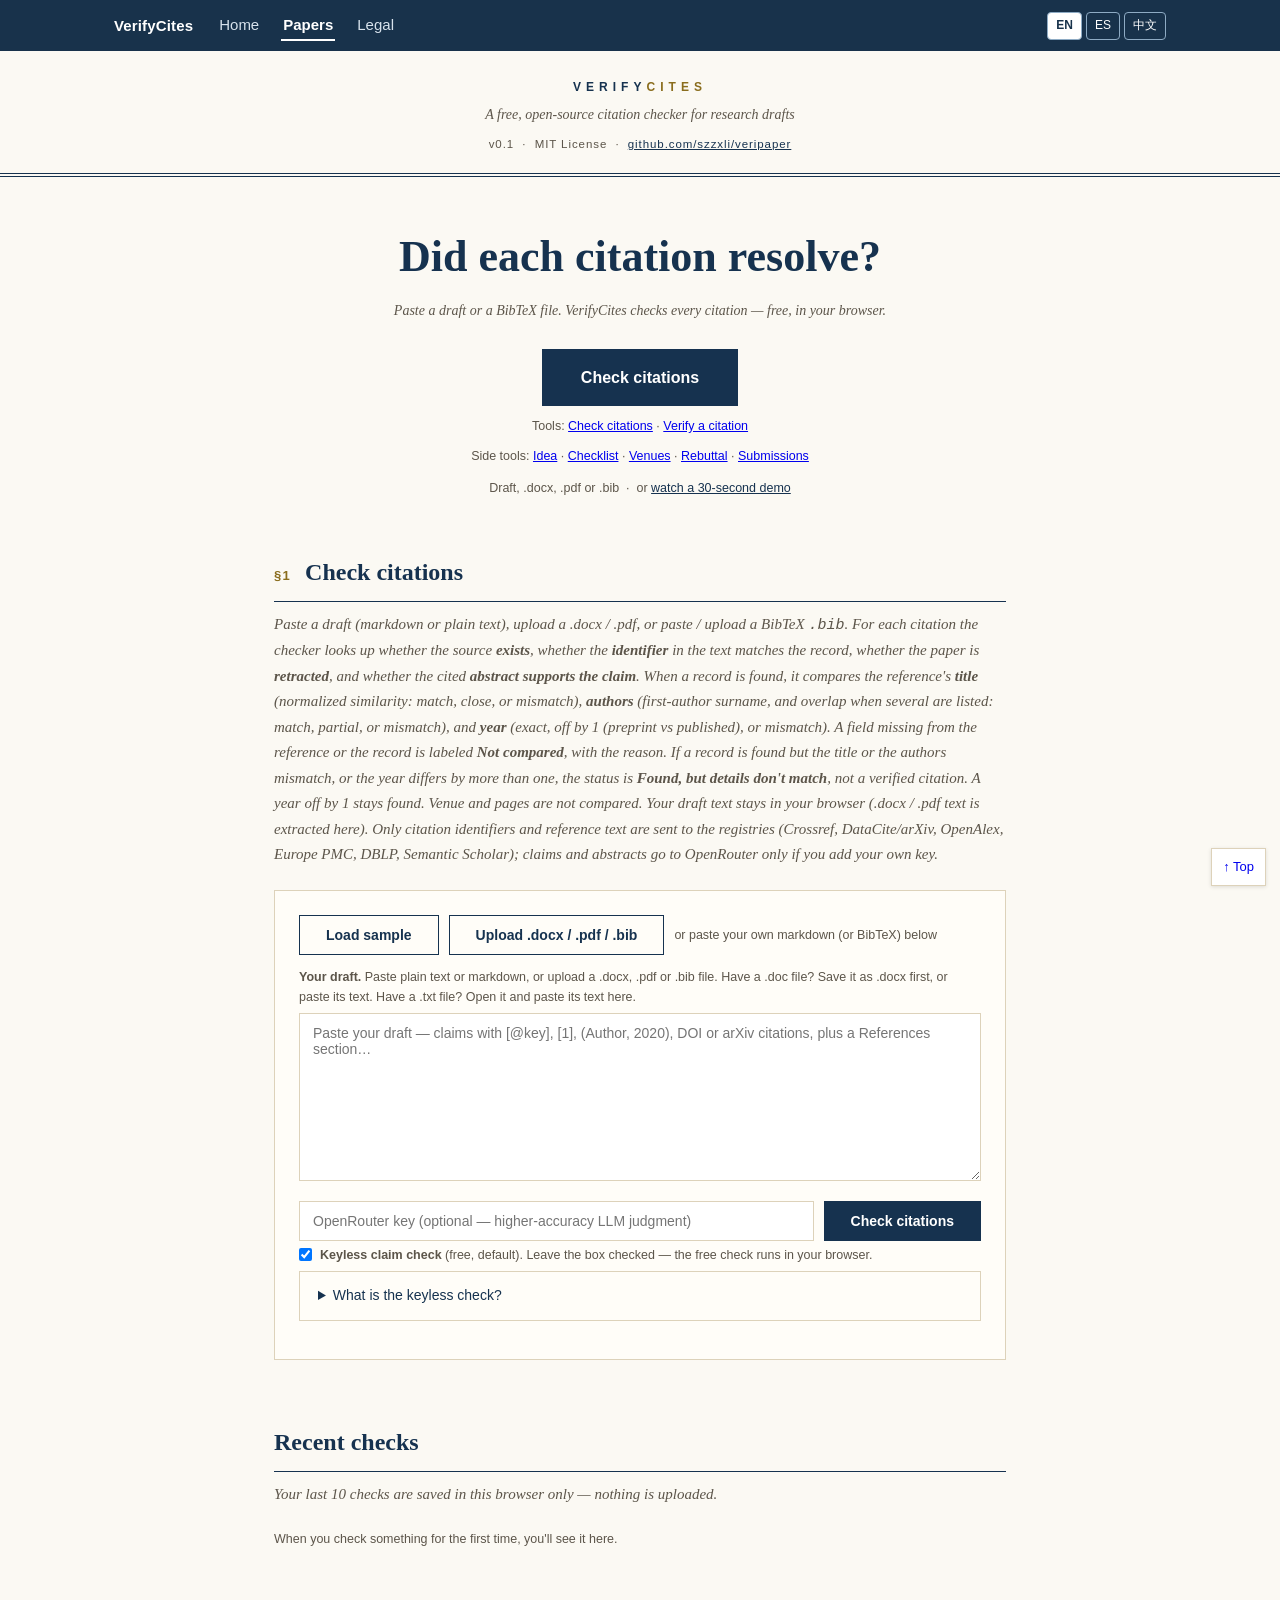
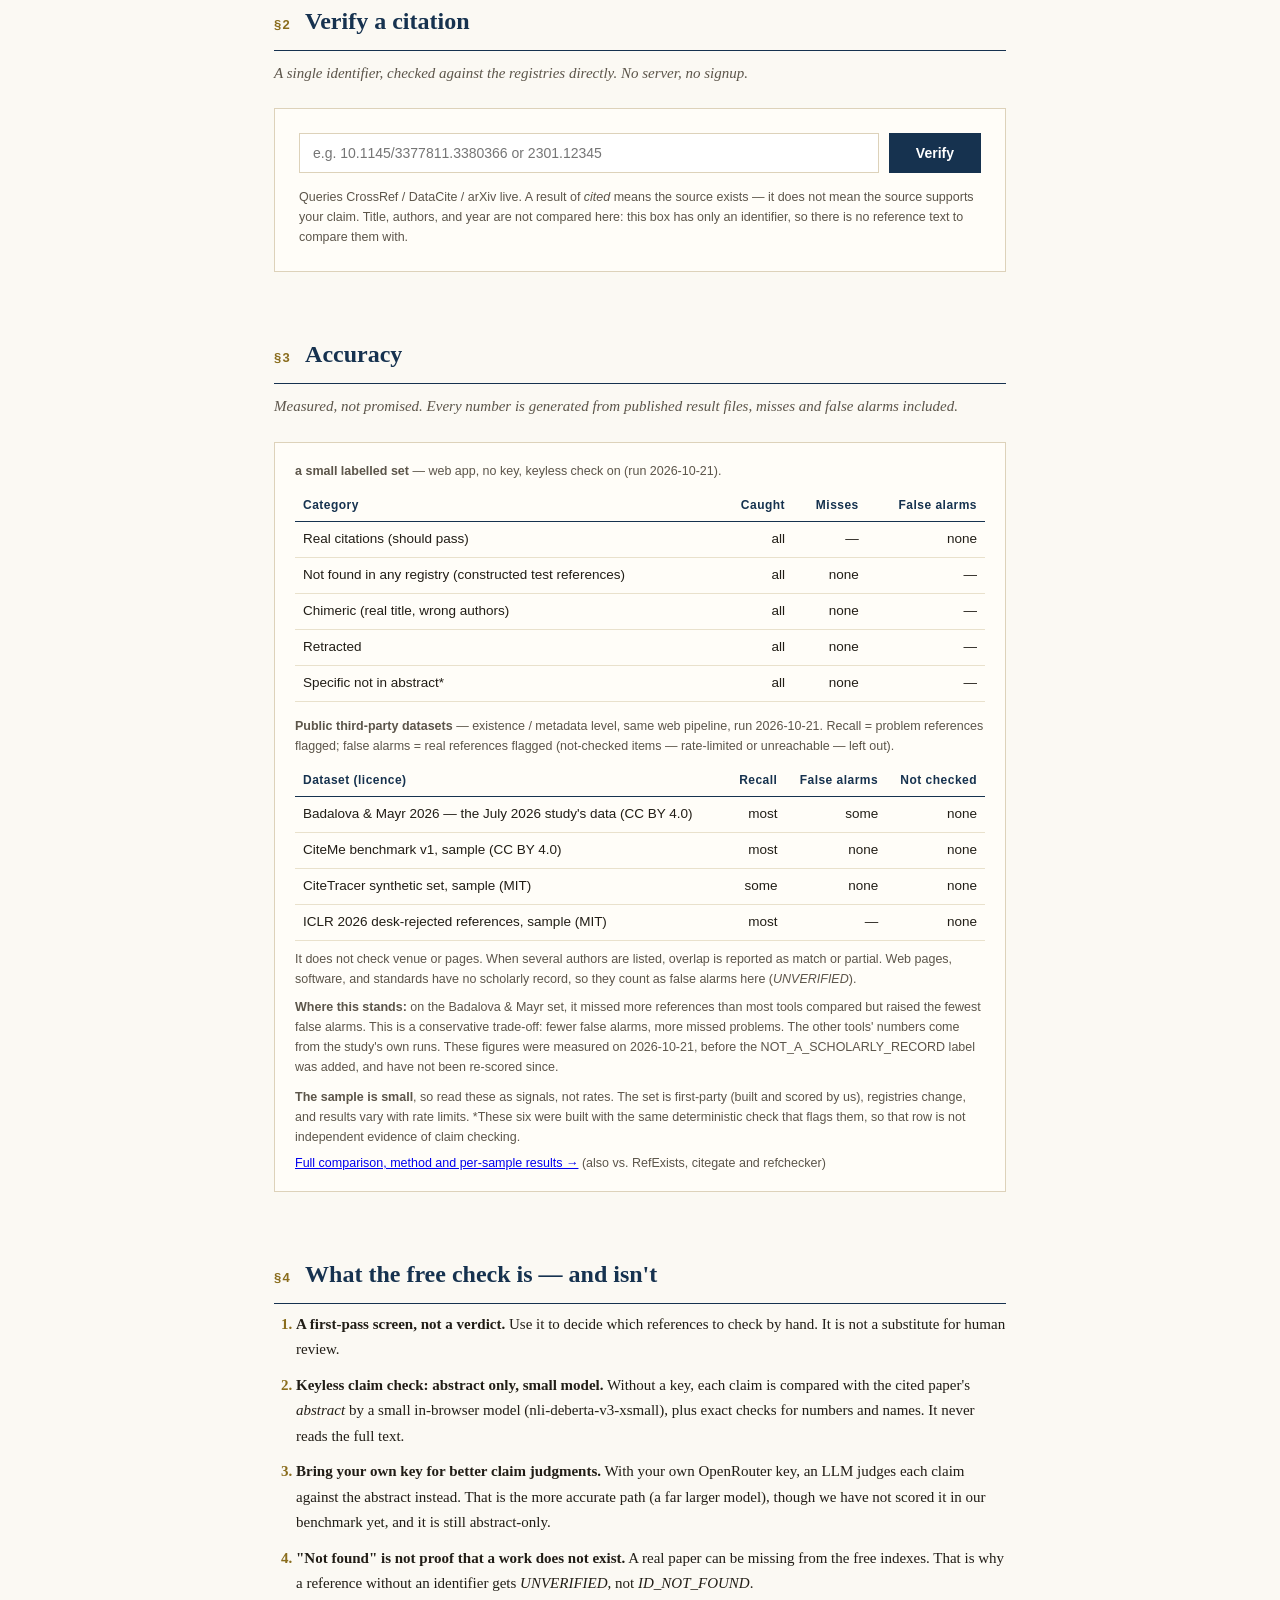
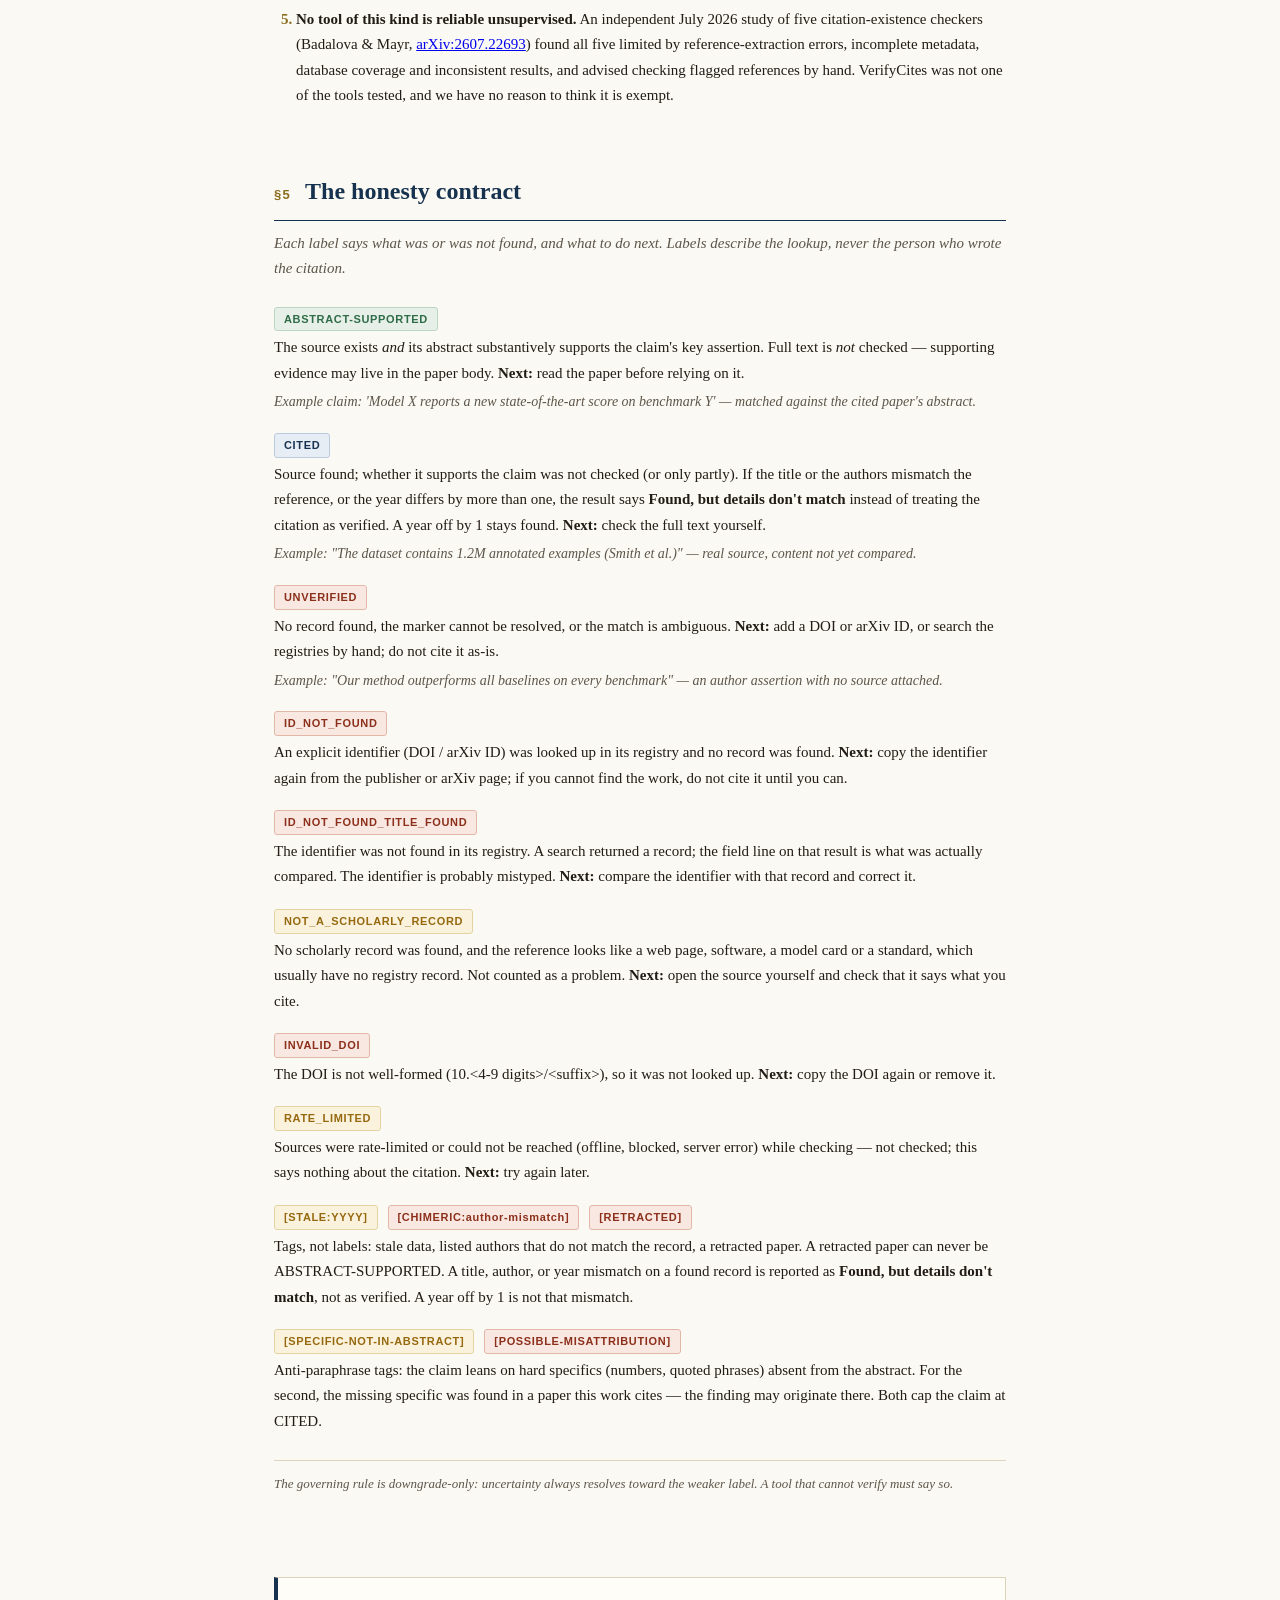
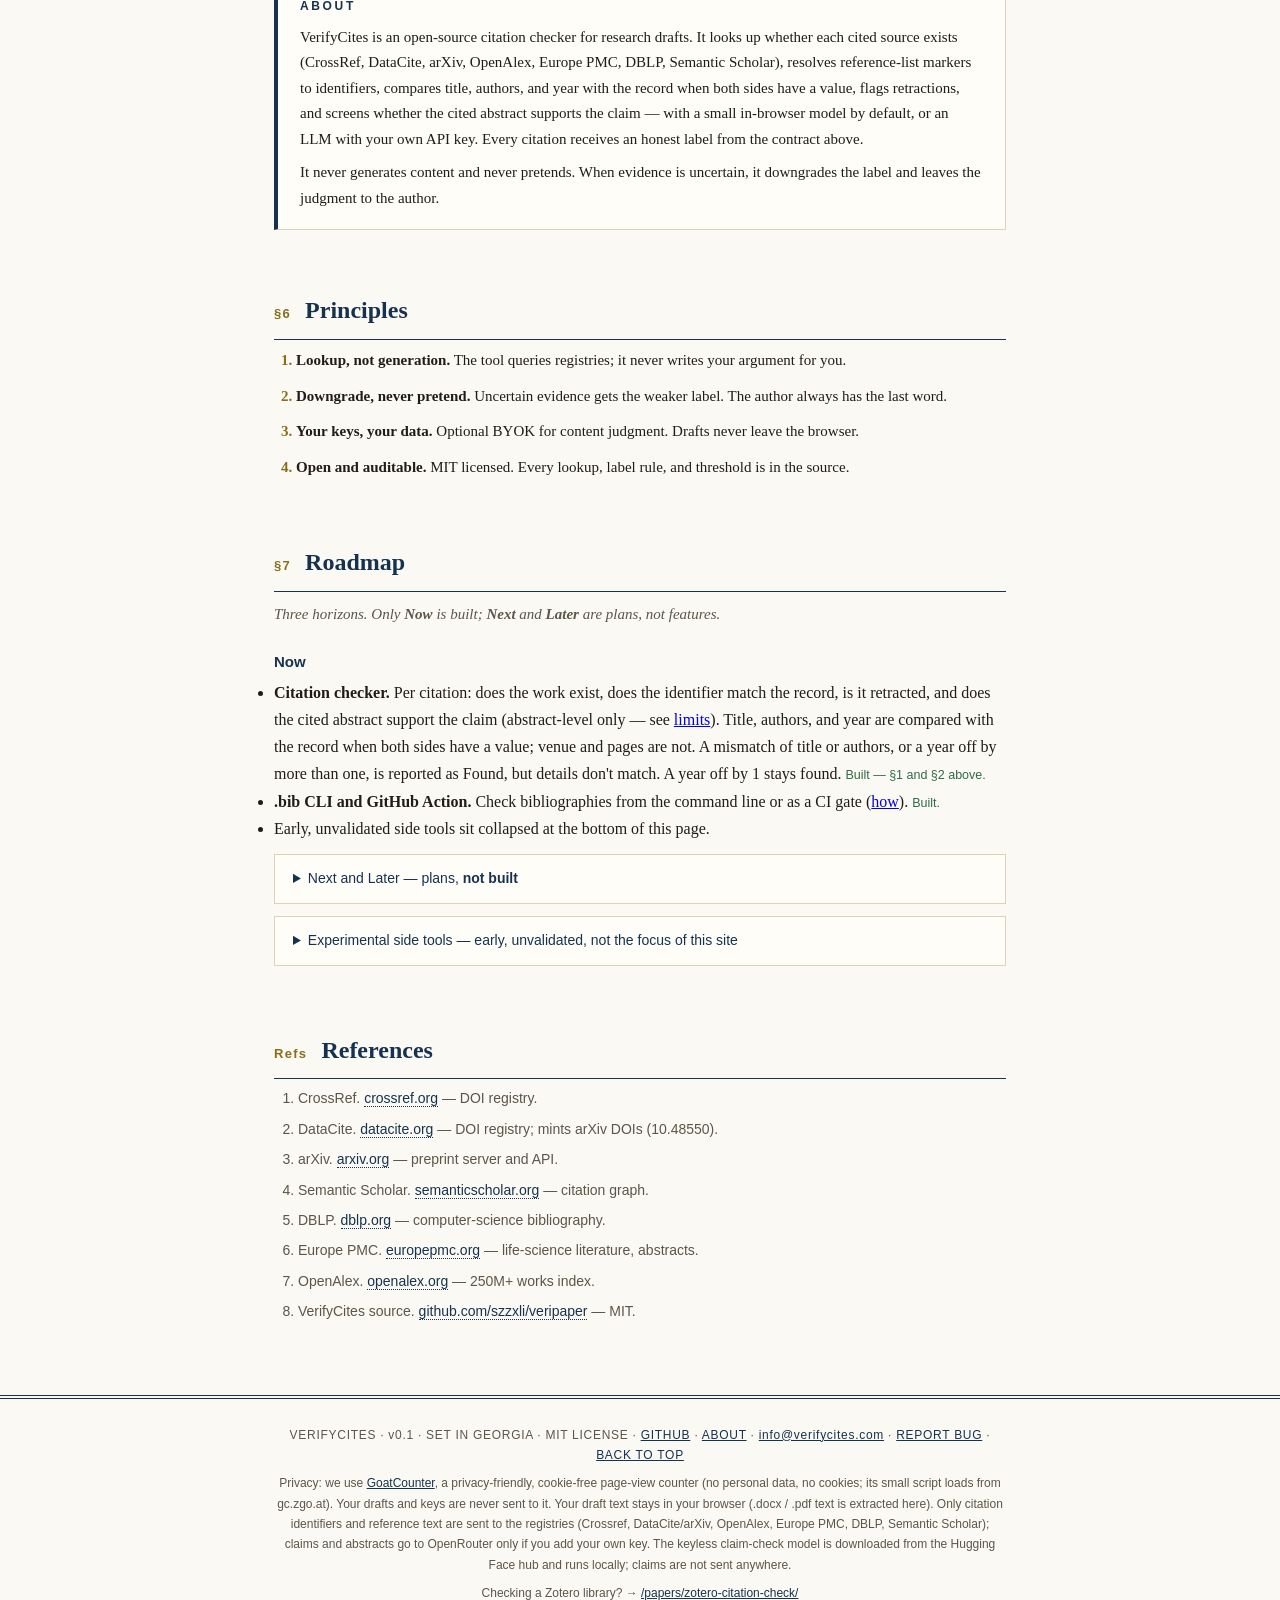
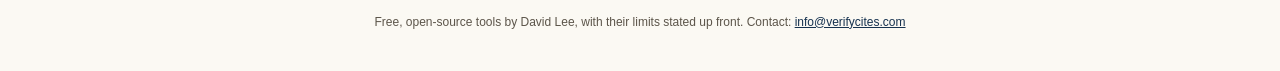
<file: papers/index.html>
<!DOCTYPE html>
<html lang="en">
<head>
<meta charset="UTF-8">
<meta name="viewport" content="width=device-width, initial-scale=1.0">
<title>VerifyCites — Papers</title>
<meta name="description" content="Free, open-source citation checker for research drafts. Looks up each cited source in Crossref, arXiv, Semantic Scholar and more, and compares title, authors, and year when a record is found.">
<link rel="canonical" href="https://verifycites.com/papers/">
<meta property="og:type" content="website">
<meta property="og:site_name" content="VerifyCites">
<meta property="og:title" content="VerifyCites — Free Citation Checker">
<meta property="og:description" content="Free, open-source citation checker for research drafts. Looks up each cited source in Crossref, arXiv, Semantic Scholar and more, and compares title, authors, and year when a record is found.">
<meta property="og:url" content="https://verifycites.com/papers/">
<meta property="og:image" content="https://opengraph.githubassets.com/1/szzxli/veripaper">
<meta property="og:locale" content="en_US">
<meta name="twitter:card" content="summary_large_image">
<meta name="twitter:title" content="VerifyCites — Free Citation Checker">
<meta name="twitter:description" content="Free, open-source citation checker for research drafts. Looks up each cited source in Crossref, arXiv, Semantic Scholar and more, and compares title, authors, and year when a record is found.">
<meta name="twitter:image" content="https://opengraph.githubassets.com/1/szzxli/veripaper">
<script type="application/ld+json">
{
  "@context": "https://schema.org",
  "@type": "SoftwareApplication",
  "name": "VerifyCites",
  "applicationCategory": "ReferenceApplication",
  "applicationSubCategory": "Citation checker",
  "description": "Open-source, browser-based workbench that checks whether the citations in a research draft exist (CrossRef, DataCite, arXiv, Semantic Scholar, Europe PMC, DBLP), compares title, authors, and year when a record is found, and labels each claim honestly: abstract-supported, cited, unverified, or stale.",
  "operatingSystem": "Any (web browser)",
  "url": "https://verifycites.com/papers/",
  "image": "https://opengraph.githubassets.com/1/szzxli/veripaper",
  "isAccessibleForFree": true,
  "offers": {
    "@type": "Offer",
    "price": "0",
    "priceCurrency": "USD"
  },
  "license": "https://opensource.org/licenses/MIT",
  "inLanguage": "en",
  "author": {
    "@type": "Person",
    "name": "szzxli",
    "url": "https://github.com/szzxli"
  },
  "sameAs": [
    "https://github.com/szzxli/veripaper"
  ]
}
</script>
<link rel="icon" href="data:image/svg+xml,%3Csvg xmlns='http://www.w3.org/2000/svg' viewBox='0 0 16 16'%3E%3Crect width='16' height='16' fill='%2316324f'/%3E%3C/svg%3E">
<link rel="manifest" href="manifest.json">
<meta name="theme-color" content="#16324f">
<style>
:root{
  --paper:#fbf9f3; --card:#fffdf8; --ink:#211d16; --ink-soft:#5c554a;
  --navy:#16324f; --navy-soft:#2a4a6b; --crimson:#8c2f1b; --bronze:#8a6d1d;
  --green:#2e6b46; --amber:#96690f; --grey:#6b7280;
  --line:#ddd2ba; --line-soft:#e9e1cc;
  --serif:Georgia,"Iowan Old Style","Times New Roman","Noto Serif",serif;
  --sans:-apple-system,BlinkMacSystemFont,"Segoe UI","Noto Sans",Helvetica,Arial,sans-serif;
}
*{box-sizing:border-box;margin:0;padding:0}
body{background:var(--paper);color:var(--ink);font-family:var(--serif);
  line-height:1.7;-webkit-font-smoothing:antialiased}
.wrap{max-width:780px;margin:0 auto;padding:0 24px}
/* ---------- masthead ---------- */
.masthead{border-bottom:4px double var(--navy);padding:26px 0 18px;text-align:center}
.masthead .journal{font-size:12px;letter-spacing:.42em;text-transform:uppercase;
  color:var(--navy);font-weight:700;font-family:var(--sans)}
.masthead .journal span{color:var(--bronze)}
.masthead .tagline{font-style:italic;color:var(--ink-soft);font-size:14px;margin-top:6px}
.masthead .meta{font-family:var(--sans);font-size:11.5px;color:var(--ink-soft);
  letter-spacing:.08em;margin-top:8px}
.masthead .meta a{color:var(--navy)}
/* ---------- title block ---------- */
.titleblock{padding:52px 0 10px;text-align:center}
.titleblock h1{font-size:clamp(30px,5.4vw,44px);line-height:1.28;color:var(--navy);
  font-weight:700;margin-bottom:14px}
.titleblock .byline{font-size:14px;color:var(--ink-soft);font-style:italic}
.titleblock .byline a{color:var(--navy)}
.abstract{border:1px solid var(--line);border-left:4px solid var(--navy);
  background:var(--card);padding:18px 22px;margin:30px 0 8px;text-align:left}
.abstract .ah{font-family:var(--sans);font-size:12px;font-weight:700;
  letter-spacing:.22em;text-transform:uppercase;color:var(--navy);margin-bottom:8px}
.abstract p{font-size:15px;color:var(--ink)}
.abstract p+p{margin-top:8px}
/* ---------- sections ---------- */
section{padding:44px 0 8px}
.sec-head{display:flex;align-items:baseline;gap:14px;border-bottom:1px solid var(--navy);
  padding-bottom:8px;margin-bottom:6px}
.sec-no{font-family:var(--sans);font-size:13px;font-weight:700;color:var(--bronze);
  letter-spacing:.1em}
.sec-head h2{font-size:24px;color:var(--navy);font-weight:700}
.sec-lede{font-style:italic;color:var(--ink-soft);font-size:15px;margin:10px 0 22px}
/* ---------- tool cards ---------- */
.toolcard{background:var(--card);border:1px solid var(--line);padding:24px;
  margin:0 0 10px}
.toolcard textarea,.toolcard input[type=text],.toolcard input[type=password]{
  width:100%;padding:11px 13px;border:1px solid var(--line);background:#fff;
  font-family:var(--sans);font-size:14px;color:var(--ink)}
.toolcard textarea:focus,.toolcard input:focus{outline:2px solid var(--navy-soft);border-color:var(--navy)}
.btnrow{display:flex;gap:10px;flex-wrap:wrap;margin-top:12px;align-items:center}
.btn{display:inline-block;padding:11px 26px;font-family:var(--sans);font-weight:600;
  font-size:14px;cursor:pointer;border:1px solid var(--navy);text-decoration:none}
.btn.primary{background:var(--navy);color:#fff}
.btn.primary:hover{background:var(--navy-soft)}
.btn.primary:disabled{background:var(--grey);border-color:var(--grey);cursor:wait}
.btn.ghost{background:none;color:var(--navy)}
.btn.ghost:hover{background:#eef2f7}
.hint{font-family:var(--sans);font-size:12.5px;color:var(--ink-soft);margin-top:10px;line-height:1.6}
/* ---------- labels ---------- */
.label{display:inline-block;font-family:var(--sans);font-size:11px;font-weight:700;
  letter-spacing:.06em;border-radius:3px;padding:2px 9px;margin-right:6px;
  border:1px solid transparent}
.l-verified{background:#e6f0e9;color:var(--green);border-color:#bcd6c4}
.l-cited{background:#e7edf5;color:var(--navy);border-color:#bccadd}
.l-unverified{background:#f9e8e2;color:var(--crimson);border-color:#e3b7a8}
.l-stale{background:#faf2dc;color:var(--amber);border-color:#e3d3a3}
/* ---------- findings ---------- */
.finding{border:1px solid var(--line);border-top:3px solid var(--navy);
  background:var(--card);padding:16px 18px;margin-bottom:12px}
.finding p.claim{font-size:15px;margin-bottom:8px}
.finding .detail{font-family:var(--sans);font-size:13px;color:var(--ink-soft);
  border-top:1px dotted var(--line);padding-top:8px;margin-top:8px;line-height:1.6}
.finding .detail b{color:var(--ink)}
/* ---------- definition list (honesty contract) ---------- */
dl.contract{margin:6px 0 10px}
dl.contract dt{font-weight:700;color:var(--navy);margin-top:16px;font-size:16px}
dl.contract dd{margin:4px 0 0 0;font-size:15px;color:var(--ink)}
dl.contract dd.example{font-style:italic;color:var(--ink-soft);font-size:14px;margin-top:4px}
/* ---------- numbered lists ---------- */
ol.tight{margin:8px 0 8px 22px;font-size:15px}
ol.tight li{margin-bottom:10px}
ol.tight li::marker{color:var(--bronze);font-weight:700}
/* ---------- references ---------- */
ol.refs{margin:8px 0 8px 24px;font-size:14px;color:var(--ink-soft);font-family:var(--sans)}
ol.refs li{margin-bottom:8px;line-height:1.6}
ol.refs a{color:var(--navy);text-decoration:none;border-bottom:1px dotted var(--navy)}
ol.refs a:hover{border-bottom-style:solid}
/* ---------- footnotes / colophon ---------- */
.footnote{font-size:13px;color:var(--ink-soft);font-style:italic;
  border-top:1px solid var(--line);margin-top:26px;padding-top:12px}
footer{border-top:4px double var(--navy);margin-top:56px;padding:26px 0 40px;
  text-align:center}
footer .colophon{font-family:var(--sans);font-size:12px;color:var(--ink-soft);
  letter-spacing:.06em}
footer .colophon a{color:var(--navy)}
table.acc{width:100%;border-collapse:collapse;font-family:var(--sans);font-size:13.5px}
table.acc th,table.acc td{text-align:left;padding:6px 8px;border-bottom:1px solid var(--line-soft)}
table.acc th{color:var(--navy);font-size:12px;letter-spacing:.04em;border-bottom:1px solid var(--navy)}
table.acc td:nth-child(n+2),table.acc th:nth-child(n+2){text-align:right;white-space:nowrap}
.acc-wrap{overflow-x:auto}
details.fold{border:1px solid var(--line);background:var(--card);padding:12px 18px;margin:12px 0}
details.fold summary{cursor:pointer;font-family:var(--sans);font-size:14px;color:var(--navy)}
details.fold section.side{padding:26px 0 4px}
.st-no{color:var(--crimson);font-family:var(--sans);font-size:12.5px;font-style:normal;font-weight:700}
.st-live{color:var(--green);font-family:var(--sans);font-size:12.5px;font-style:normal}
#roadmap h3{font-family:var(--sans);font-size:15px;font-weight:700;color:var(--navy);margin:16px 0 4px}
.linkbtn{background:none;border:0;padding:0;color:var(--navy);font:inherit;text-decoration:underline;cursor:pointer}
.progress{font-family:var(--sans);font-size:13px;color:var(--ink-soft);margin-top:10px}
@media(max-width:640px){.wrap{padding:0 18px}.titleblock{padding:36px 0 6px}}
.back-to-top{position:fixed;right:14px;bottom:14px;z-index:20;padding:7px 11px;background:#fff;border:1px solid var(--line);font-family:var(--sans);font-size:13px;text-decoration:none;box-shadow:0 1px 4px rgba(0,0,0,.12)}
.vp-filter{cursor:pointer;border:0;font:inherit}
.vp-filter[aria-pressed="true"]{outline:2px solid currentColor;outline-offset:1px}
.vp-filter[disabled]{cursor:default;opacity:.55}
.claim[hidden]{display:none}
.vp-fieldline{font-family:var(--sans);font-size:13.5px;line-height:1.55;margin-top:6px;overflow-wrap:anywhere;word-break:break-word}
.vp-overall{font-family:var(--sans);font-size:14px;font-weight:700;line-height:1.45;margin-top:6px;color:var(--crimson);overflow-wrap:anywhere}
/* ---------- recent checks (local history, #84) ---------- */
.vp-history-card{margin-bottom:12px}
.vp-history-btn{padding:9px 16px;font-size:13px}
.vp-history-cites{margin-top:12px;border-top:1px dotted var(--line);padding-top:10px}
.vp-history-cite{font-family:var(--sans);font-size:13.5px;color:var(--ink);margin-bottom:8px;line-height:1.6}
.vp-history-cite a{color:var(--navy);word-break:break-all}
.vp-history-cite .label{margin-right:4px}
</style>
  <link rel="stylesheet" href="../site-nav.css">
</head>
<body>
<header class="vc-nav" id="top">
  <div class="vc-nav-inner">
    <a class="vc-nav-brand" href="/">VerifyCites</a>
    <nav class="vc-nav-links" aria-label="Site">
      <a href="/">Home</a>
      <a href="/papers/" aria-current="page">Papers</a>
      <a href="/legal/">Legal</a>
    </nav>
    <div class="vc-nav-lang" role="group" aria-label="Language">
      <button type="button" data-vc-lang="en" aria-pressed="true">EN</button>
      <button type="button" data-vc-lang="es" aria-pressed="false">ES</button>
      <button type="button" data-vc-lang="zh" aria-pressed="false">中文</button>
    </div>
  </div>
</header>

<header class="masthead"><div class="wrap">
  <div class="journal">Verify<span>Cites</span></div>
  <div class="tagline">A free, open-source citation checker for research drafts</div>
  <div class="meta">v0.1 &nbsp;·&nbsp; MIT License &nbsp;·&nbsp; <a href="https://github.com/szzxli/veripaper">github.com/szzxli/veripaper</a></div>
</div></header>

<div class="wrap">
<div class="titleblock">
  <h1>Did each citation resolve?</h1>
  <div class="byline">Paste a draft or a BibTeX file. VerifyCites checks every citation — free, in your browser.</div>
  <div class="btnrow" style="justify-content:center;margin:26px 0 4px">
    <a href="#ground" id="cta-check" class="btn primary hero-tool-link" style="padding:14px 38px;font-size:16px">Check citations</a>
  </div>
  <p class="hint hero-tool-links">Tools: <a class="hero-tool-link" href="#ground">Check citations</a> · <a class="hero-tool-link" href="#verify">Verify a citation</a></p>
  <p class="hint hero-tool-links" id="hero-side-tools">Side tools: <a class="hero-tool-link" href="#idea">Idea</a> · <a class="hero-tool-link" href="#datasets">Checklist</a> · <a class="hero-tool-link" href="#venues">Venues</a> · <a class="hero-tool-link" href="#rebuttal">Rebuttal</a> · <a class="hero-tool-link" href="#submissions">Submissions</a></p>
  <p class="hint" style="text-align:center;margin-top:12px">Draft, .docx, .pdf or .bib &nbsp;·&nbsp; or <button id="demo-btn" class="linkbtn">watch a 30-second demo</button></p>
</div>

<section id="ground">
  <div class="sec-head"><span class="sec-no">§1</span><h2>Check citations</h2></div>
  <p class="sec-lede">Paste a draft (markdown or plain text), upload a .docx / .pdf, or paste / upload a BibTeX <code>.bib</code>. For each citation the checker looks up whether the source <b>exists</b>, whether the <b>identifier</b> in the text matches the record, whether the paper is <b>retracted</b>, and whether the cited <b>abstract supports the claim</b>. When a record is found, it compares the reference's <b>title</b> (normalized similarity: match, close, or mismatch), <b>authors</b> (first-author surname, and overlap when several are listed: match, partial, or mismatch), and <b>year</b> (exact, off by 1 (preprint vs published), or mismatch). A field missing from the reference or the record is labeled <b>Not compared</b>, with the reason. If a record is found but the title or the authors mismatch, or the year differs by more than one, the status is <b>Found, but details don't match</b>, not a verified citation. A year off by 1 stays found. Venue and pages are not compared. <span id="papers-privacy-line">Your draft text stays in your browser (.docx / .pdf text is extracted here). Only citation identifiers and reference text are sent to the registries (Crossref, DataCite/arXiv, OpenAlex, Europe PMC, DBLP, Semantic Scholar); claims and abstracts go to OpenRouter only if you add your own key.</span></p>
  <div class="toolcard">
    <div class="btnrow" style="margin:0 0 12px">
      <button id="ground-sample" class="btn ghost">Load sample</button>
      <button id="ground-upload" class="btn ghost">Upload .docx / .pdf / .bib</button>
      <input id="ground-file" type="file" accept=".docx,.pdf,.bib,application/vnd.openxmlformats-officedocument.wordprocessingml.document,application/pdf" style="display:none">
      <span class="hint" style="margin:0">or paste your own markdown (or BibTeX) below</span>
    </div>
    <label for="ground-input" id="ground-input-label" class="hint" style="display:block;margin:0 0 6px"><b>Your draft.</b> Paste plain text or markdown, or upload a .docx, .pdf or .bib file. Have a .doc file? Save it as .docx first, or paste its text. Have a .txt file? Open it and paste its text here.</label>
    <textarea id="ground-input" rows="9" placeholder="Paste your draft — claims with [@key], [1], (Author, 2020), DOI or arXiv citations, plus a References section…"></textarea>
    <div class="btnrow">
      <input id="ground-key" type="password" placeholder="OpenRouter key (optional — higher-accuracy LLM judgment)" style="flex:1;min-width:220px">
      <button id="ground-btn" class="btn primary">Check citations</button>
    </div>
    <label class="hint" style="display:flex;gap:8px;align-items:flex-start;margin:4px 0 0;cursor:pointer">
      <input id="ground-keyless" type="checkbox" checked style="margin-top:3px">
      <span id="keyless-default-line"><b>Keyless claim check</b> (free, default). Leave the box checked — the free check runs in your browser.</span>
    </label>
    <details class="fold" id="keyless-explainer" style="margin:6px 0 0">
      <summary>What is the keyless check?</summary>
      <p class="hint" style="margin-top:8px"><b>The keyless check:</b> a small NLI model (nli-deberta-v3-xsmall, ~87&nbsp;MB, downloaded once on first use and cached by your browser) runs on this page and compares each claim with the cited paper's <i>abstract only</i>, plus exact checks that the claim's numbers, quoted phrases and named entities appear in that abstract. Smaller and less accurate than an LLM — results are tagged <code>[KEYLESS-NLI]</code>. The model runs in your browser, so this check sends no claims anywhere.</p>
      <p class="hint" id="keyless-byok">Without a key, the keyless check above runs in your browser (abstract-only, smaller model); untick it to only check that sources exist. With an OpenRouter key, an LLM compares each abstract with its claim instead — the optional higher-accuracy path, expected to be more accurate but not yet scored in our benchmark. The keyless check is a <b>first-pass screen</b>, not a substitute for reading the sources — see <a href="#limits">what it can and cannot do</a>. Either way, partial or unclear cases downgrade to <i>cited</i>, never pretend.</p>
      <p class="hint" id="keyless-registries">Lookups go to free public indexes (Crossref, DataCite/arXiv, OpenAlex, Europe PMC, DBLP; Semantic Scholar only as a last resort), paced and cached in this browser so you hit fewer rate limits.</p>
    </details>
    <div id="ground-progress" class="progress"></div>
    <div id="ground-result" style="margin-top:14px"></div>
  </div>
</section>

<section id="history">
  <div class="sec-head"><h2>Recent checks</h2></div>
  <p class="sec-lede">Your last 10 checks are saved in this browser only — nothing is uploaded.</p>
  <div id="vp-history-list">
    <p class="hint" id="vp-history-empty">When you check something for the first time, you'll see it here.</p>
  </div>
</section>

<section id="verify">
  <div class="sec-head"><span class="sec-no">§2</span><h2>Verify a citation</h2></div>
  <p class="sec-lede">A single identifier, checked against the registries directly. No server, no signup.</p>
  <div class="toolcard">
    <div class="btnrow" style="margin-top:0">
      <input id="doi-input" type="text" placeholder="e.g. 10.1145/3377811.3380366 or 2301.12345" style="flex:1;min-width:220px">
      <button id="doi-btn" class="btn primary">Verify</button>
    </div>
    <div id="verify-result" style="margin-top:14px;font-size:14.5px"></div>
    <p class="hint">Queries CrossRef / DataCite / arXiv live. A result of <i>cited</i> means the source exists — it does not mean the source supports your claim. Title, authors, and year are not compared here: this box has only an identifier, so there is no reference text to compare them with.<span id="fn1"></span></p>
  </div>
</section>

<section id="accuracy">
  <div class="sec-head"><span class="sec-no">§3</span><h2>Accuracy</h2></div>
  <p class="sec-lede">Measured, not promised. Every number is generated from published result files, misses and false alarms included.</p>
  <div class="toolcard" style="padding:18px 20px">
<!-- SAMPLES34:BEGIN -->
    <p class="hint" style="margin:0 0 8px"><b>a small labelled set</b> — web app, no key, keyless check on (run 2026-10-21).</p>
    <div class="acc-wrap"><table class="acc">
      <thead><tr><th>Category</th><th>Caught</th><th>Misses</th><th>False alarms</th></tr></thead>
      <tbody>
        <tr><td>Real citations (should pass)</td><td>all</td><td>—</td><td>none</td></tr>
        <tr><td>Not found in any registry (constructed test references)</td><td>all</td><td>none</td><td>—</td></tr>
        <tr><td>Chimeric (real title, wrong authors)</td><td>all</td><td>none</td><td>—</td></tr>
        <tr><td>Retracted</td><td>all</td><td>none</td><td>—</td></tr>
        <tr><td>Specific not in abstract*</td><td>all</td><td>none</td><td>—</td></tr>
      </tbody>
    </table></div>
<!-- SAMPLES34:END -->
<!-- PUBLIC:BEGIN -->
    <p class="hint" style="margin:14px 0 8px"><b>Public third-party datasets</b> — existence / metadata level, same web pipeline, run 2026-10-21. Recall = problem references flagged; false alarms = real references flagged (not-checked items — rate-limited or unreachable — left out).</p>
    <div class="acc-wrap"><table class="acc">
      <thead><tr><th>Dataset (licence)</th><th>Recall</th><th>False alarms</th><th>Not checked</th></tr></thead>
      <tbody>
        <tr><td>Badalova &amp; Mayr 2026 — the July 2026 study's data (CC BY 4.0)</td><td>most</td><td>some</td><td>none</td></tr>
        <tr><td>CiteMe benchmark v1, sample (CC BY 4.0)</td><td>most</td><td>none</td><td>none</td></tr>
        <tr><td>CiteTracer synthetic set, sample (MIT)</td><td>some</td><td>none</td><td>none</td></tr>
        <tr><td>ICLR 2026 desk-rejected references, sample (MIT)</td><td>most</td><td>—</td><td>none</td></tr>
      </tbody>
    </table></div>
    <p class="hint" style="margin-top:8px">It does not check venue or pages. When several authors are listed, overlap is reported as match or partial. Web pages, software, and standards have no scholarly record, so they count as false alarms here (<i>UNVERIFIED</i>).</p>
<!-- PUBLIC:END -->
    <p class="hint" id="recall-honest" style="margin-top:8px"><b>Where this stands:</b> on the Badalova &amp; Mayr set, it missed more references than most tools compared but raised the fewest false alarms. This is a conservative trade-off: fewer false alarms, more missed problems. The other tools' numbers come from the study's own runs. These figures were measured on 2026-10-21, before the NOT_A_SCHOLARLY_RECORD label was added, and have not been re-scored since.</p>
    <p class="hint" style="margin-top:10px"><b>The sample is small</b>, so read these as signals, not rates. The set is first-party (built and scored by us), registries change, and results vary with rate limits. *These six were built with the same deterministic check that flags them, so that row is not independent evidence of claim checking.</p>
    <p class="hint" style="margin-top:6px"><a href="https://github.com/szzxli/veripaper/blob/main/benchmark/COMPARISON.md">Full comparison, method and per-sample results →</a> (also vs. RefExists, citegate and refchecker)</p>
  </div>
</section>

<section id="limits">
  <div class="sec-head"><span class="sec-no">§4</span><h2>What the free check is — and isn't</h2></div>
  <ol class="tight">
    <li><b>A first-pass screen, not a verdict.</b> Use it to decide which references to check by hand. It is not a substitute for human review.</li>
    <li><b>Keyless claim check: abstract only, small model.</b> Without a key, each claim is compared with the cited paper's <i>abstract</i> by a small in-browser model (nli-deberta-v3-xsmall), plus exact checks for numbers and names. It never reads the full text.</li>
    <li><b>Bring your own key for better claim judgments.</b> With your own OpenRouter key, an LLM judges each claim against the abstract instead. That is the more accurate path (a far larger model), though we have not scored it in our benchmark yet, and it is still abstract-only.</li>
    <li><b>"Not found" is not proof that a work does not exist.</b> A real paper can be missing from the free indexes. That is why a reference without an identifier gets <i>UNVERIFIED</i>, not <i>ID_NOT_FOUND</i>.</li>
    <li><b>No tool of this kind is reliable unsupervised.</b> An independent July 2026 study of five citation-existence checkers (Badalova &amp; Mayr, <a href="https://arxiv.org/abs/2607.22693">arXiv:2607.22693</a>) found all five limited by reference-extraction errors, incomplete metadata, database coverage and inconsistent results, and advised checking flagged references by hand. VerifyCites was not one of the tools tested, and we have no reason to think it is exempt.</li>
  </ol>
</section>

<section id="contract">
  <div class="sec-head"><span class="sec-no">§5</span><h2>The honesty contract</h2></div>
  <p class="sec-lede">Each label says what was or was not found, and what to do next. Labels describe the lookup, never the person who wrote the citation.</p>
  <dl class="contract">
    <dt><span class="label l-verified">ABSTRACT-SUPPORTED</span></dt>
    <dd>The source exists <i>and</i> its abstract substantively supports the claim's key assertion. Full text is <i>not</i> checked — supporting evidence may live in the paper body. <b>Next:</b> read the paper before relying on it.</dd>
    <dd class="example">Example claim: 'Model X reports a new state-of-the-art score on benchmark Y' — matched against the cited paper's abstract.</dd>
    <dt><span class="label l-cited">CITED</span></dt>
    <dd>Source found; whether it supports the claim was not checked (or only partly). If the title or the authors mismatch the reference, or the year differs by more than one, the result says <b>Found, but details don't match</b> instead of treating the citation as verified. A year off by 1 stays found. <b>Next:</b> check the full text yourself.</dd>
    <dd class="example">Example: "The dataset contains 1.2M annotated examples (Smith et al.)" — real source, content not yet compared.</dd>
    <dt><span class="label l-unverified">UNVERIFIED</span></dt>
    <dd>No record found, the marker cannot be resolved, or the match is ambiguous. <b>Next:</b> add a DOI or arXiv ID, or search the registries by hand; do not cite it as-is.</dd>
    <dd class="example">Example: "Our method outperforms all baselines on every benchmark" — an author assertion with no source attached.</dd>
    <dt><span class="label l-unverified">ID_NOT_FOUND</span></dt>
    <dd>An explicit identifier (DOI / arXiv ID) was looked up in its registry and no record was found. <b>Next:</b> copy the identifier again from the publisher or arXiv page; if you cannot find the work, do not cite it until you can.</dd>
    <dt><span class="label l-unverified">ID_NOT_FOUND_TITLE_FOUND</span></dt>
    <dd>The identifier was not found in its registry. A search returned a record; the field line on that result is what was actually compared. The identifier is probably mistyped. <b>Next:</b> compare the identifier with that record and correct it.</dd>
    <dt><span class="label l-stale">NOT_A_SCHOLARLY_RECORD</span></dt>
    <dd>No scholarly record was found, and the reference looks like a web page, software, a model card or a standard, which usually have no registry record. Not counted as a problem. <b>Next:</b> open the source yourself and check that it says what you cite.</dd>
    <dt><span class="label l-unverified">INVALID_DOI</span></dt>
    <dd>The DOI is not well-formed (10.&lt;4-9 digits&gt;/&lt;suffix&gt;), so it was not looked up. <b>Next:</b> copy the DOI again or remove it.</dd>
    <dt><span class="label l-stale">RATE_LIMITED</span></dt>
    <dd>Sources were rate-limited or could not be reached (offline, blocked, server error) while checking — not checked; this says nothing about the citation. <b>Next:</b> try again later.</dd>
    <dt><span class="label l-stale">[STALE:YYYY]</span> <span class="label l-unverified">[CHIMERIC:author-mismatch]</span> <span class="label l-unverified">[RETRACTED]</span></dt>
    <dd>Tags, not labels: stale data, listed authors that do not match the record, a retracted paper. A retracted paper can never be ABSTRACT-SUPPORTED. A title, author, or year mismatch on a found record is reported as <b>Found, but details don't match</b>, not as verified. A year off by 1 is not that mismatch.</dd>
    <dt><span class="label l-stale">[SPECIFIC-NOT-IN-ABSTRACT]</span> <span class="label l-unverified">[POSSIBLE-MISATTRIBUTION]</span></dt>
    <dd>Anti-paraphrase tags: the claim leans on hard specifics (numbers, quoted phrases) absent from the abstract. For the second, the missing specific was found in a paper this work cites — the finding may originate there. Both cap the claim at CITED.</dd>
  </dl>
  <p class="footnote">The governing rule is <i>downgrade-only</i>: uncertainty always resolves toward the weaker label. A tool that cannot verify must say so.</p>
</section>

<section id="about">
  <div class="abstract">
    <div class="ah">About</div>
    <p>VerifyCites is an open-source citation checker for research drafts. It looks up whether each cited source exists (CrossRef, DataCite, arXiv, OpenAlex, Europe PMC, DBLP, Semantic Scholar), resolves reference-list markers to identifiers, compares title, authors, and year with the record when both sides have a value, flags retractions, and screens whether the cited abstract supports the claim — with a small in-browser model by default, or an LLM with your own API key. Every citation receives an honest label from the contract above.</p>
    <p>It never generates content and never pretends. When evidence is uncertain, it downgrades the label and leaves the judgment to the author.</p>
  </div>
</section>

<section id="principles">
  <div class="sec-head"><span class="sec-no">§6</span><h2>Principles</h2></div>
  <ol class="tight">
    <li><b>Lookup, not generation.</b> The tool queries registries; it never writes your argument for you.</li>
    <li><b>Downgrade, never pretend.</b> Uncertain evidence gets the weaker label. The author always has the last word.</li>
    <li><b>Your keys, your data.</b> Optional BYOK for content judgment. Drafts never leave the browser.</li>
    <li><b>Open and auditable.</b> MIT licensed. Every lookup, label rule, and threshold is in the source.</li>
  </ol>
</section>

<section id="roadmap">
  <div class="sec-head"><span class="sec-no">§7</span><h2>Roadmap</h2></div>
  <p class="sec-lede">Three horizons. Only <b>Now</b> is built; <b>Next</b> and <b>Later</b> are plans, not features.</p>
  <h3>Now</h3>
  <ul class="tight">
    <li><b>Citation checker.</b> Per citation: does the work exist, does the identifier match the record, is it retracted, and does the cited abstract support the claim (abstract-level only — see <a href="#limits">limits</a>). Title, authors, and year are compared with the record when both sides have a value; venue and pages are not. A mismatch of title or authors, or a year off by more than one, is reported as Found, but details don't match. A year off by 1 stays found. <i class="st-live">Built — §1 and §2 above.</i></li>
    <li><b>.bib CLI and GitHub Action.</b> Check bibliographies from the command line or as a CI gate (<a href="https://github.com/szzxli/veripaper#check-bib-files-in-ci-github-action--cli">how</a>). <i class="st-live">Built.</i></li>
    <li>Early, unvalidated side tools sit collapsed at the bottom of this page.</li>
  </ul>
  <details class="fold" id="roadmap-vision">
    <summary>Next and Later — plans, <b>not built</b></summary>
    <h3>Next</h3>
    <ol class="tight">
      <li><b>Claim-level checks against open-access full text</b> (arXiv, PubMed Central): which parts of a claim the source supports, with quotes — never a flat yes/no. <i class="st-no">Planned, not built.</i></li>
      <li><b>Close the gaps in the <a href="#limits">limits</a>:</b> compare venue and pages. <i class="st-no">Planned, not built.</i></li>
      <li><b>More free registries</b> (e.g. PubMed, DBLP) to cut UNVERIFIED. <i class="st-no">Planned, not built.</i></li>
      <li><b>Workflow integrations:</b> Zotero, Overleaf, and a batch mode for journal editors and writing centers. <i class="st-no">Planned, not built.</i></li>
      <li><b>A public citation-check benchmark.</b> Today's measurement is <a href="https://github.com/szzxli/veripaper/blob/main/benchmark/COMPARISON.md">benchmark/COMPARISON.md</a> (§3). <i class="st-no">Planned, not built.</i></li>
    </ol>
    <h3>Later</h3>
    <ul class="tight">
      <li><b>Idea distillation.</b> From rough notes to a novelty and contribution statement, grounded in retrieved literature. <i class="st-no">Vision, not built.</i></li>
    </ul>
    <p class="hint">VerifyCites will not estimate acceptance chances, simulate reviewers, or ghost-write rebuttals: those are predictions or generation the tool cannot verify.</p>
  </details>
  <details class="fold" id="side-tools">
    <summary>Experimental side tools — early, unvalidated, not the focus of this site</summary>
    <p class="hint" style="margin-top:10px">Small helpers built along the way. They are not benchmarked; treat their output as a starting point only.</p>
<div id="project-bar" class="toolcard" style="margin:14px 0 0">
  <div class="btnrow" style="margin-top:0;align-items:center">
    <span class="sec-no">PROJECT</span>
    <select id="pj-select" style="flex:1;min-width:160px;padding:10px;border:1px solid var(--line);font-family:var(--sans);font-size:14px;background:#fff"></select>
    <button id="pj-new" class="btn ghost" style="padding:9px 16px;font-size:13px">+ New</button>
    <button id="pj-rename" class="btn ghost" style="padding:9px 16px;font-size:13px">Rename</button>
    <button id="pj-del" class="btn ghost" style="padding:9px 16px;font-size:13px">Delete</button>
  </div>
  <p class="hint" id="pj-purpose" style="margin-bottom:4px">One project keeps your idea, checklist, venues, rebuttal and submissions together. Everything stays in this browser.</p>
  <p class="hint" id="pj-hint" style="margin-bottom:0"></p>
  <p class="hint" id="grounded-definition">grounded ×N = number of citation checks completed in this project, saved in this browser.</p>
</div>

<section class="side" id="idea">
  <div class="sec-head"><span class="sec-no">Side</span><h2>Evaluate an idea</h2></div>
  <p class="sec-lede">Can this become a paper? Live publication heat, venue map, and key papers — then a scored assessment. Numbers are free; judgment needs your key.</p>
  <div class="toolcard">
    <div class="btnrow" style="margin:0 0 12px">
      <button id="idea-sample" class="btn ghost">Load sample</button>
      <span class="hint" style="margin:0">or describe your idea in 2–5 sentences</span>
    </div>
    <textarea id="idea-input" rows="5" placeholder="e.g. Using retrieval-augmented generation to verify citations in drafts…"></textarea>
    <div class="btnrow">
      <input id="idea-key" type="password" placeholder="OpenRouter key (optional — enables novelty / feasibility / impact scoring)" style="flex:1;min-width:220px">
      <button id="idea-btn" class="btn primary">Evaluate this idea</button>
    </div>
    <div id="idea-progress" class="progress"></div>
    <div id="idea-result" style="margin-top:14px"></div>
    <p class="hint">Heat counts come from OpenAlex (live). A thin count can mean a blue ocean <i>or</i> a dead end — the tool shows you the numbers; the field decides.</p>
  </div>
</section>

<section class="side" id="datasets">
  <div class="sec-head"><span class="sec-no">Side</span><h2>Dataset &amp; methods checklist</h2></div>
  <p class="sec-lede">Pick the paper type and target venue. Get the checklist: where data is needed, how to collect it, and the bar for "done".</p>
  <div class="toolcard">
    <div class="btnrow" style="margin-top:0">
      <select id="ds-type" style="flex:1;min-width:180px;padding:11px;border:1px solid var(--line);font-family:var(--sans);font-size:14px;background:#fff">
        <option value="empirical-ml">Empirical ML</option>
        <option value="survey">Survey / position</option>
        <option value="theory">Theory</option>
        <option value="systems">Systems / engineering</option>
        <option value="human-study">Human study / annotation</option>
      </select>
      <select id="ds-venue" style="flex:1;min-width:180px;padding:11px;border:1px solid var(--line);font-family:var(--sans);font-size:14px;background:#fff">
        <option value="generic">Any venue (core)</option>
        <option value="neurips">NeurIPS</option>
        <option value="icml">ICML</option>
        <option value="iclr">ICLR</option>
        <option value="acl">ACL / EMNLP / NAACL</option>
        <option value="nature">Nature / Science family</option>
      </select>
      <button id="ds-btn" class="btn primary">Build checklist</button>
    </div>
    <div id="ds-result" style="margin-top:14px"></div>
  </div>
</section>

<section class="side" id="venues">
  <div class="sec-head"><span class="sec-no">Side</span><h2>Where to submit</h2></div>
  <p class="sec-lede">Describe the topic. Get a ranked venue shortlist with fit reasons — a starting filter, not a prediction.</p>
  <div class="toolcard">
    <div class="btnrow" style="margin:0 0 12px">
      <button id="vn-sample" class="btn ghost">Load sample</button>
    </div>
    <div class="btnrow" style="margin-top:0">
      <input id="vn-topic" type="text" placeholder="e.g. retrieval-augmented citation verification" style="flex:2;min-width:200px;padding:11px 13px;border:1px solid var(--line);font-family:var(--sans);font-size:14px">
      <select id="vn-type" style="flex:1;min-width:150px;padding:11px;border:1px solid var(--line);font-family:var(--sans);font-size:14px;background:#fff">
        <option value="empirical-ml">Empirical ML</option>
        <option value="survey">Survey / position</option>
        <option value="theory">Theory</option>
        <option value="systems">Systems / engineering</option>
        <option value="human-study">Human study</option>
      </select>
      <button id="vn-btn" class="btn primary">Match venues</button>
    </div>
    <div id="vn-result" style="margin-top:14px"></div>
  </div>
</section>

<section class="side" id="rebuttal">
  <div class="sec-head"><span class="sec-no">Side</span><h2>Rebuttal manager</h2></div>
  <p class="sec-lede">Paste the reviews. Each point is split out, classified, and given a response template. Track what is addressed — export when done.</p>
  <div class="toolcard">
    <textarea id="rb-input" rows="7" placeholder="Paste reviews here — prefix reviewers (Reviewer 1: …) and number points (1. 2. 3.) for best parsing…"></textarea>
    <div class="btnrow">
      <button id="rb-btn" class="btn primary">Split into points</button>
      <button id="rb-clear" class="btn ghost">Clear all</button>
    </div>
    <div id="rb-progress" class="progress"></div>
    <div id="rb-result" style="margin-top:14px"></div>
    <p class="hint">State is saved in this browser (localStorage). The tool structures the work; the science in each response is yours.</p>
  </div>
</section>

<section class="side" id="submissions">
  <div class="sec-head"><span class="sec-no">Side</span><h2>Track submissions</h2></div>
  <p class="sec-lede">Where the draft went, what state it is in, and when the clock runs out. Per project.</p>
  <div class="toolcard">
    <div class="btnrow" style="margin-top:0">
      <input id="sub-venue" type="text" placeholder="Venue (e.g. NeurIPS 2027)" style="flex:2;min-width:160px;padding:11px 13px;border:1px solid var(--line);font-family:var(--sans);font-size:14px">
      <select id="sub-status" style="padding:11px;border:1px solid var(--line);font-family:var(--sans);font-size:14px;background:#fff">
        <option>drafting</option><option>submitted</option><option>under review</option>
        <option>revision</option><option>accepted</option><option>rejected</option>
      </select>
      <input id="sub-date" type="date" title="Submitted" style="padding:10px;border:1px solid var(--line);font-family:var(--sans);font-size:13px">
      <input id="sub-deadline" type="date" title="Deadline" style="padding:10px;border:1px solid var(--line);font-family:var(--sans);font-size:13px">
      <span class="hint" id="deadline-no-reminders">For your own tracking — this page does not send reminders.</span>
      <input id="sub-note" type="text" placeholder="Note (optional)" style="flex:1;min-width:120px;padding:11px 13px;border:1px solid var(--line);font-family:var(--sans);font-size:14px">
      <button id="sub-add" class="btn primary">Add</button>
    </div>
    <div id="sub-list" style="margin-top:14px"></div>
  </div>
</section>
  </details>
</section>

<section id="references">
  <div class="sec-head"><span class="sec-no">Refs</span><h2>References</h2></div>
  <ol class="refs">
    <li>CrossRef. <a href="https://www.crossref.org">crossref.org</a> — DOI registry.</li>
    <li>DataCite. <a href="https://datacite.org">datacite.org</a> — DOI registry; mints arXiv DOIs (10.48550).</li>
    <li>arXiv. <a href="https://arxiv.org">arxiv.org</a> — preprint server and API.</li>
    <li>Semantic Scholar. <a href="https://www.semanticscholar.org">semanticscholar.org</a> — citation graph.</li>
    <li>DBLP. <a href="https://dblp.org">dblp.org</a> — computer-science bibliography.</li>
    <li>Europe PMC. <a href="https://europepmc.org">europepmc.org</a> — life-science literature, abstracts.</li>
    <li>OpenAlex. <a href="https://openalex.org">openalex.org</a> — 250M+ works index.</li>
    <li>VerifyCites source. <a href="https://github.com/szzxli/veripaper">github.com/szzxli/veripaper</a> — MIT.</li>
  </ol>
</section>
</div>

<a href="#top" class="back-to-top" id="back-to-top" aria-label="Back to top">↑ Top</a>
<footer><div class="wrap">
  <div class="colophon">VERIFYCITES · v0.1 · SET IN GEORGIA · MIT LICENSE · <a href="https://github.com/szzxli/veripaper">GITHUB</a> · <a href="/about/">ABOUT</a> · <a href="mailto:info@verifycites.com">info@verifycites.com</a> · <a href="#" id="buglink">REPORT BUG</a> · <a href="#top" id="footer-top">BACK TO TOP</a></div>
  <p class="colophon" style="margin-top:8px;text-transform:none;letter-spacing:0">Privacy: we use <a href="https://www.goatcounter.com" rel="noopener">GoatCounter</a>, a privacy-friendly, cookie-free page-view counter (no personal data, no cookies; its small script loads from gc.zgo.at). Your drafts and keys are never sent to it. Your draft text stays in your browser (.docx / .pdf text is extracted here). Only citation identifiers and reference text are sent to the registries (Crossref, DataCite/arXiv, OpenAlex, Europe PMC, DBLP, Semantic Scholar); claims and abstracts go to OpenRouter only if you add your own key. The keyless claim-check model is downloaded from the Hugging Face hub and runs locally; claims are not sent anywhere.</p>
  <p class="colophon" style="margin-top:8px;text-transform:none;letter-spacing:0">Checking a Zotero library? → <a href="/papers/zotero-citation-check/?ref=papers-footer">/papers/zotero-citation-check/</a></p>
  <p class="colophon" style="margin-top:8px;text-transform:none;letter-spacing:0">Free, open-source tools by David Lee, with their limits stated up front. Contact: <a href="mailto:info@verifycites.com">info@verifycites.com</a></p>
</div></footer>

<script>
/* One-click bug report: prefills environment into a GitHub issue */
document.getElementById("buglink").addEventListener("click", function (e) {
  e.preventDefault();
  var ua = navigator.userAgent || "?";
  var ls = "?";
  try {
    var b = 0;
    for (var i = 0; i < localStorage.length; i++) {
      var k = localStorage.key(i);
      b += (k.length + (localStorage.getItem(k) || "").length) * 2;
    }
    ls = "~" + (b / 1024).toFixed(1) + " KB";
  } catch (err) {}
  var body = "## Environment\n- App version: v22 (web)\n- User agent: " + ua
    + "\n- localStorage used: " + ls
    + "\n\n## What happened\n\n\n## Steps to reproduce\n\n\n## Expected\n";
  location.href = "https://github.com/szzxli/veripaper/issues/new?title="
    + encodeURIComponent("[bug] ") + "&body=" + encodeURIComponent(body);
});
</script>

<script src="project.js"></script>
<script src="bibtex.js"></script>
<script src="ground.js"></script>
<script src="history.js"></script>
<script src="idea.js"></script>
<script src="datasets.js"></script>
<script src="venues.js"></script>
<script src="rebuttal.js"></script>
<script src="analytics.js" defer></script>
<script>
if('serviceWorker' in navigator){navigator.serviceWorker.register('sw.js').catch(()=>{});}

// --- In-browser citation verification (CrossRef + arXiv, no backend) ---
const $in = document.getElementById('doi-input');
const $btn = document.getElementById('doi-btn');
const $out = document.getElementById('verify-result');
const esc = s => String(s||'').replace(/[&<>"]/g, m => ({'&':'&amp;','<':'&lt;','>':'&gt;','"':'&quot;'}[m]));

function show(html){ $out.innerHTML = html; }
function busy(b){ $btn.disabled = b; $btn.textContent = b ? 'Checking…' : 'Verify'; }

const RETR_RE = /^\s*(retracted|withdrawn)\s*:/i;

/* A registry answers with a record, a genuine "not found" (HTTP 404, or an
 * empty search result) — or it fails: {limited} for 429 / 503, {unavailable}
 * for anything else (offline, CORS, timeout, other HTTP status, unreadable
 * body). Only "not found" from every registry may read as ID_NOT_FOUND; a
 * failure is "not checked". */
const unavailable = why => ({ unavailable: true, why: why || 'request failed' });
async function getJson(url, init){
  let r;
  try{ r = await fetch(url, init); }catch(e){ return { fail: unavailable('network error') }; }
  if(r.status === 404) return { miss: true };
  if(r.status === 429 || r.status === 503) return { fail: { limited: true, why: 'HTTP ' + r.status } };
  if(!r.ok) return { fail: unavailable('HTTP ' + r.status) };
  try{ return { json: await r.json() }; }catch(e){ return { fail: unavailable('unreadable response') }; }
}

async function checkCrossRef(doi){
  const g = await getJson('https://api.crossref.org/works/' + encodeURIComponent(doi), {
    headers: { 'Accept': 'application/json' } });
  if(g.miss) return null;
  if(g.fail) return g.fail;
  const m = (g.json||{}).message;
  if(!m) return unavailable('unexpected response');
  const yr = (m['published-print']||m['published-online']||m.created||{})['date-parts'];
  const title = (m.title||['(no title)'])[0];
  return {
    title,
    authors: (m.author||[]).map(a=>((a.given||'')+' '+(a.family||'')).trim()).filter(Boolean).slice(0,5).join(', '),
    venue: (m['container-title']||[m.publisher||''])[0],
    year: yr ? yr[0][0] : '',
    type: m.type || '',
    retracted: RETR_RE.test(title)
  };
}
async function checkArxiv(id){
  const base = id.replace(/v\d+$/i,'');
  const via = await checkDataCite('10.48550/arXiv.' + base);
  if(via && (via.limited || via.unavailable)) return via;   // could not ask DataCite: not checked
  if(via) return {...via, venue: 'arXiv preprint'};
  try{
    const r = await fetch('https://export.arxiv.org/api/query?id_list=' + encodeURIComponent(id));
    if(r.status >= 500) throw new Error('arxiv-down');
    if(!r.ok) return null;
    const xml = new DOMParser().parseFromString(await r.text(), 'text/xml');
    const e = xml.querySelector('entry');
    if(!e || e.querySelector('title').textContent.trim().startsWith('Error')) return null;
    return {
      title: e.querySelector('title').textContent.trim().replace(/\s+/g,' '),
      authors: [...e.querySelectorAll('author name')].map(n=>n.textContent).slice(0,5).join(', '),
      venue: 'arXiv preprint',
      year: (e.querySelector('published')||{}).textContent?.slice(0,4) || '',
      type: 'preprint'
    };
  }catch(err){
    if(err && err.message === 'arxiv-down') throw err;
    throw new Error('arxiv-cors');
  }
}
async function checkDataCite(doi){
  const g = await getJson('https://api.datacite.org/dois/' + encodeURIComponent(doi), {
    headers: { 'Accept': 'application/vnd.api+json' } });
  if(g.miss) return null;
  if(g.fail) return g.fail;
  const a = ((g.json||{}).data||{}).attributes;
  if(!a) return unavailable('unexpected response');
  const dcTitle = ((a.titles||[])[0]||{}).title || '(no title)';
  return {
    title: dcTitle,
    authors: (a.creators||[]).map(c=>c.name).filter(Boolean).slice(0,5).join(', '),
    venue: a.publisher || '',
    year: a.publicationYear || '',
    type: 'via DataCite',
    retracted: RETR_RE.test(dcTitle)
  };
}
async function checkEuropePMC(doi){
  const g = await getJson('https://www.ebi.ac.uk/europepmc/webservices/rest/search?' + new URLSearchParams({
    query: 'DOI:"' + doi + '"', format: 'json', resultType: 'core', pageSize: '1' }));
  if(g.miss) return null;
  if(g.fail) return g.fail;
  const rl = (g.json||{}).resultList;
  if(!rl || !Array.isArray(rl.result)) return unavailable('unexpected response');
  const res = rl.result;
  if(!res.length) return null;   // the search answered: no record with this DOI
  const p = res[0];
  const epmcTitle = p.title || '(no title)';
  return {
    title: epmcTitle,
    authors: (p.authorString||'').split(/,\s*/).slice(0,5).join(', '),
    venue: (((p.journalInfo||{}).journal||{}).title||''),
    year: p.pubYear || '',
    type: 'via Europe PMC',
    retracted: RETR_RE.test(epmcTitle)
  };
}
async function verify(){
  const raw = $in.value.trim();
  if(!raw){ show('<p style="color:var(--ink-soft)">Paste a DOI or arXiv ID first.</p>'); return; }
  busy(true);
  show('<p style="color:var(--ink-soft)">Querying…</p>');
  try{
    const doi = raw.replace(/^https?:\/\/(dx\.)?doi\.org\//i,'').replace(/^arxiv:/i,'').trim();
    const isArxiv = /^(\d{4}\.\d{4,5}(v\d+)?|[a-z-]+\/\d{7}(v\d+)?)$/i.test(doi);
    const doiLike = /^doi:/i.test(doi) || /^10\./.test(doi) || /doi\.org\//i.test(raw);
    const bare = doi.replace(/^doi:\s*/i,'');
    /* B5: echo what was entered plus its DOI / arXiv ID form. This is a copy
       of the input for cross-checking, not a verification result. */
    const arxivBare = isArxiv ? doi.replace(/v\d+$/i,'') : '';
    const echo = `<p class="hint" id="verify-echo" style="margin:0 0 8px">You entered: <code>${esc(raw)}</code>` +
      (isArxiv ? ` · arXiv ID: <code>${esc(doi)}</code> · DOI form: <code>10.48550/arXiv.${esc(arxivBare)}</code>`
               : ` · DOI: <code>${esc(bare)}</code>`) +
      ` <span style="color:var(--ink-soft)">(echo of your input, not a check result)</span></p>`;
    const showE = h => show(echo + h);
    if(!isArxiv && doiLike && !/^10\.\d{4,9}\/[^\s"'<>]+$/i.test(bare)){
      showE(`<span class="label l-unverified">INVALID_DOI</span><b>DOI format invalid.</b> '${esc(bare)}' is not a well-formed DOI (10.&lt;4-9 digits&gt;/&lt;suffix&gt;) — likely mistyped. Not looked up. Next: copy the DOI again from the publisher page.`);
      busy(false); return;
    }
    const failed = [];
    const tryOne = async (name, fn) => {
      let m;
      try{ m = await fn(); }
      catch(e){ if(e && /^arxiv-/.test(e.message || '')) throw e; m = unavailable('unexpected response'); }
      if(m && (m.limited || m.unavailable)){ failed.push({ name, limited: !!m.limited, why: m.why || '' }); return null; }
      return m;
    };
    const meta = isArxiv
      ? await tryOne('DataCite/arXiv', () => checkArxiv(doi))
      : (await tryOne('Crossref', () => checkCrossRef(doi)) || await tryOne('DataCite', () => checkDataCite(doi)) || await tryOne('Europe PMC', () => checkEuropePMC(doi)));
    if(meta){
      const retr = meta.retracted ? `<br><span class="label l-unverified">RETRACTED</span> <b style="color:var(--crimson)">This paper has been retracted — do not cite it as support.</b><br>` : '';
      showE(`<span class="label l-cited">CITED</span><b>Source exists.</b> Content support not yet checked — this is honest downgrade, not verification.${retr}<br>
        <b>${esc(meta.title)}</b><br>
        <span style="color:var(--ink-soft)">${esc(meta.authors)}${meta.year?' · '+esc(meta.year):''}${meta.venue?' · <i>'+esc(meta.venue)+'</i>':''}</span>
        <div class="vp-fieldline">Title Not compared — only an identifier was entered · Authors Not compared — only an identifier was entered · Year Not compared — only an identifier was entered</div>`);
    }else if(failed.length && failed.every(f => f.limited)){
      showE(`<span class="label l-stale">RATE_LIMITED</span><b>Sources were rate-limited (HTTP 429).</b> Not checked — not shown to be missing. Wait a minute and retry.`);
    }else if(failed.length){
      const which = failed.map(f => f.name + (f.why ? ' (' + f.why + ')' : '')).join(', ');
      showE(`<span class="label l-stale">RATE_LIMITED</span><b>Could not reach the registries</b> — ${esc(which)}. Not checked: could not verify, not shown to be missing. Check your connection and retry.`);
    }else{
      showE(`<span class="label l-unverified">ID_NOT_FOUND</span><b>No record in any registry.</b> This ${isArxiv ? 'arXiv ID' : 'DOI'} was looked up and not found. Next: copy it again from the publisher or arXiv page; if you cannot find the work, do not cite it until you can.`);
    }
  }catch(err){
    if(err && err.message === 'arxiv-down'){
      show('<p style="color:#96690f">arXiv is not responding right now — try a DOI instead, or retry in a minute.</p>');
    }else if(err && err.message === 'arxiv-cors'){
      show('<p style="color:#96690f">arXiv blocks direct browser queries and no DataCite record was found — try the paper\'s DOI form (10.48550/arXiv.…) instead.</p>');
    }else{
      show('<p style="color:#96690f"><b>Network error</b> — not checked, not shown to be missing. Check your connection and try again.</p>');
    }
  }
  busy(false);
}
$btn.addEventListener('click', verify);
$in.addEventListener('keydown', e => { if(e.key==='Enter') verify(); });
</script>
<script src="../site-nav.js"></script>
<!-- GoatCounter: privacy-friendly, cookie-free page-view counter (no personal data). -->
<script>/* GoatCounter loader: test visits are never counted. ?nocount=1 turns counting off in this browser (localStorage skipgc=t, GoatCounter's own flag; ?nocount=0 turns it back on); URLs with v=, cb=, cachebust, _= or nocount are skipped too. */
(function(w,d,l){var q=l.search,skip=/[?&](v|cb|_|nocount)=|[?&]cachebust/i.test(q);try{var s=w.localStorage;if(/[?&]nocount=1(&|$)/.test(q))s.setItem('skipgc','t');if(/[?&]nocount=0(&|$)/.test(q))s.removeItem('skipgc');if(s.getItem('skipgc')==='t')skip=true}catch(e){}w.gcSkip=skip;if(skip)return;var g=d.createElement('script');g.async=true;g.src='https://gc.zgo.at/count.js';g.setAttribute('data-goatcounter','https://szzxli.goatcounter.com/count');(d.head||d.documentElement).appendChild(g)})(window,document,location);</script>
</body>
</html>
</file>
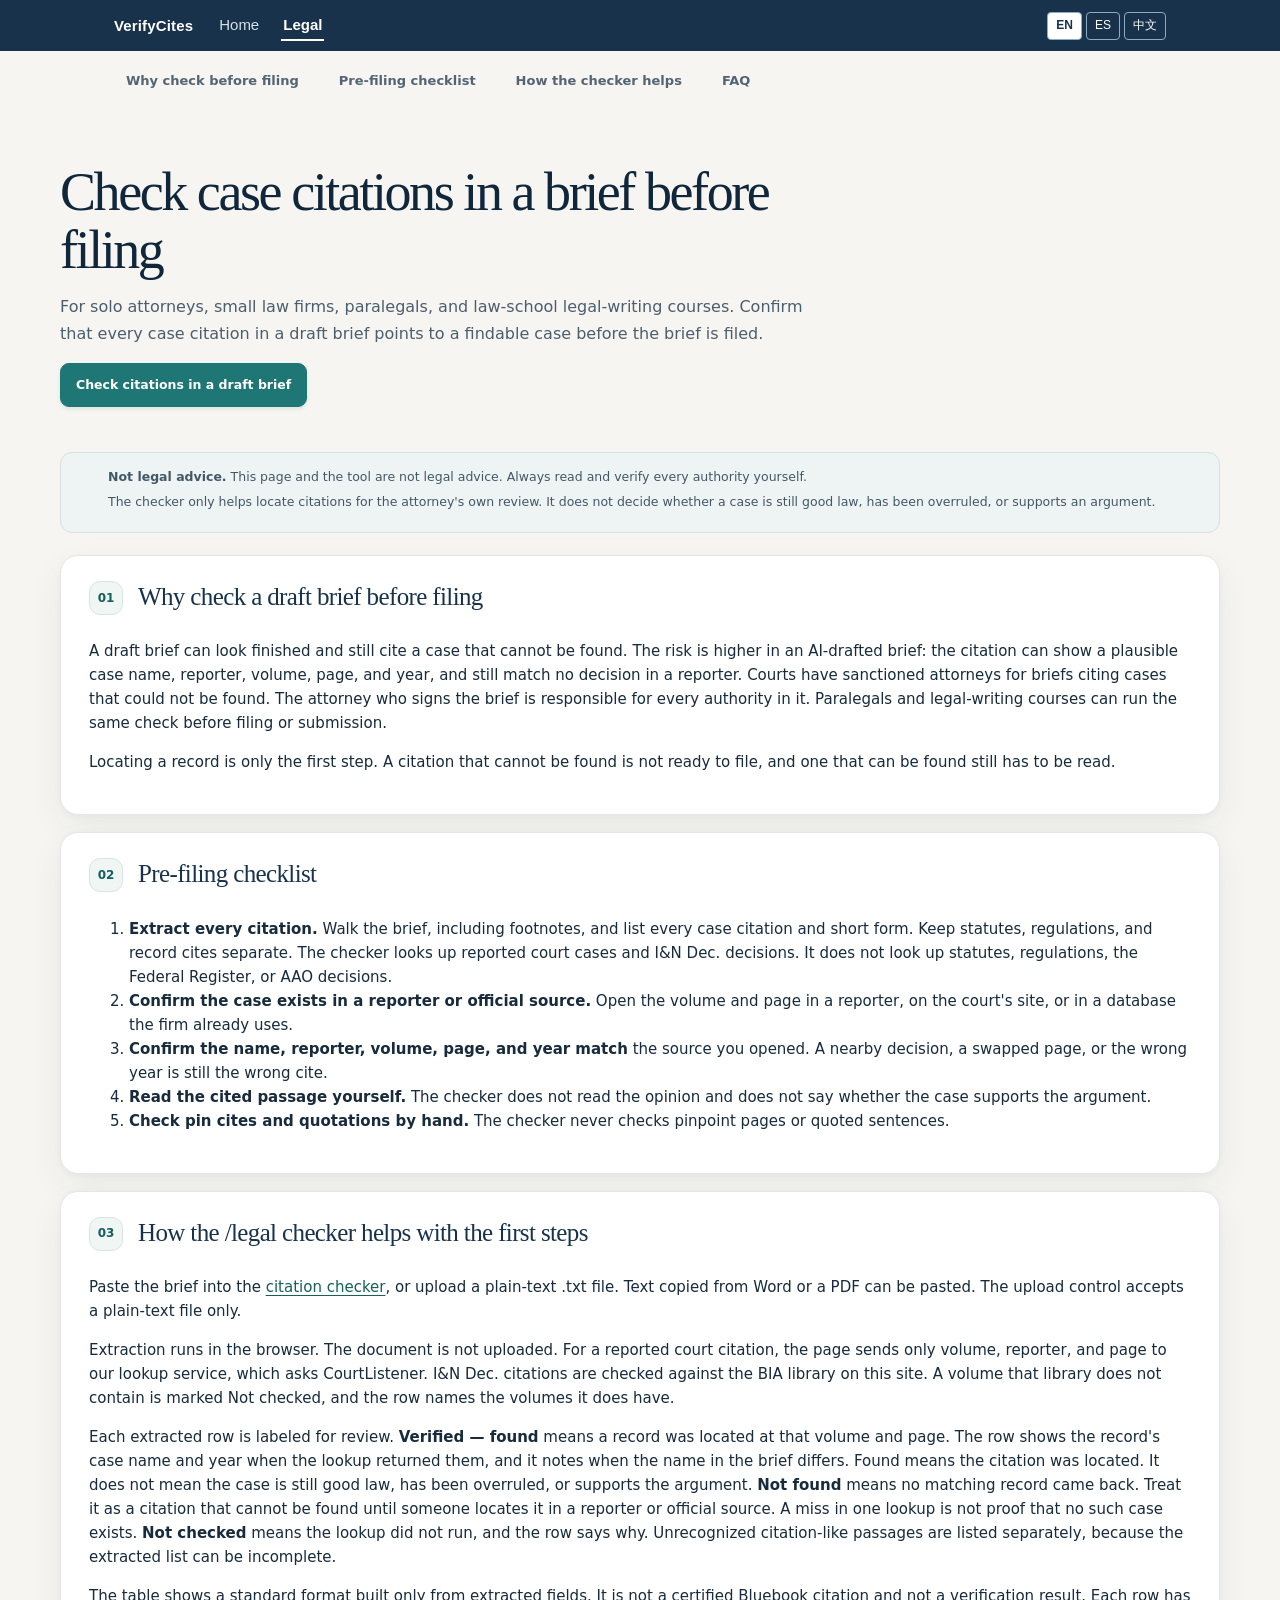
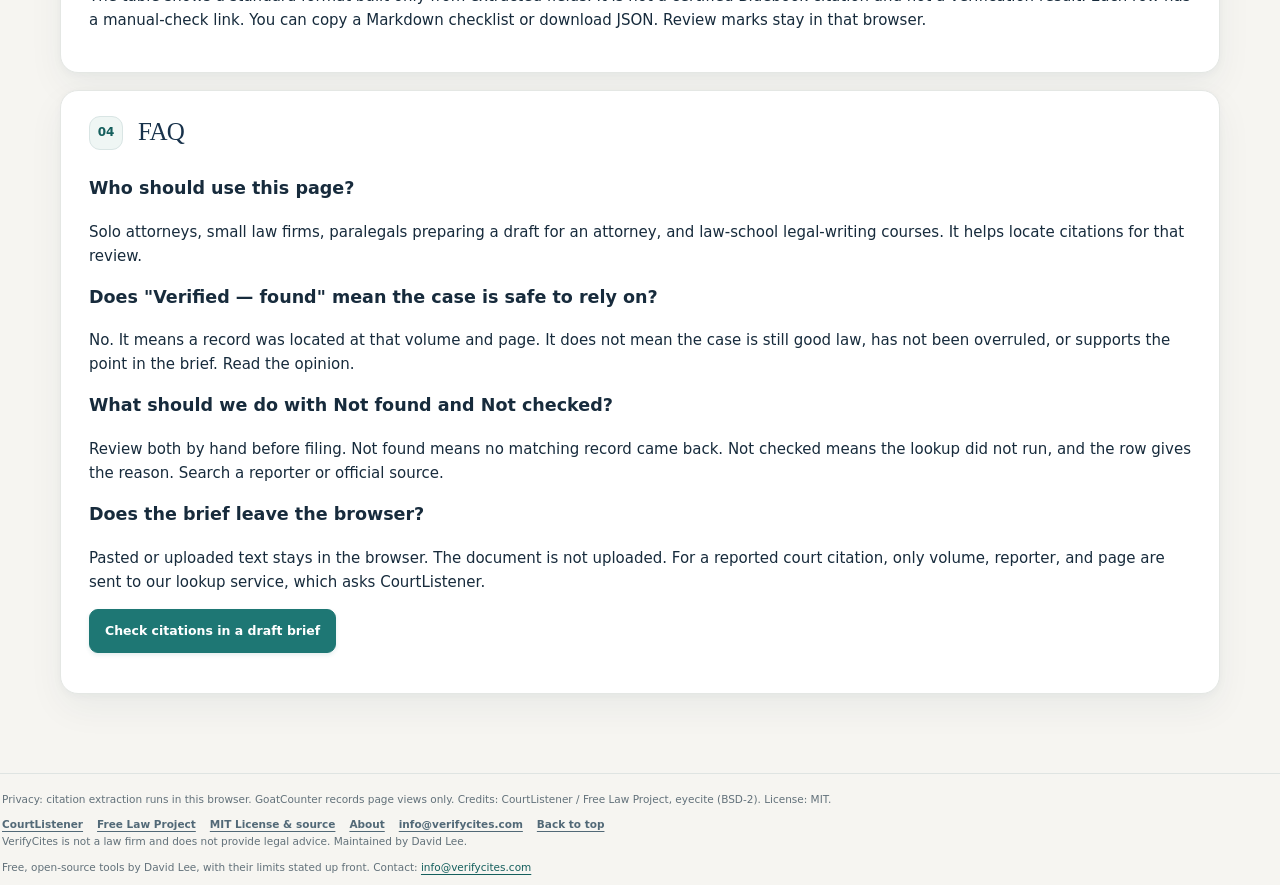
<file: legal/brief-citation-check/index.html>
<!DOCTYPE html>
<html lang="en">
<head>
<meta charset="utf-8">
<meta name="viewport" content="width=device-width, initial-scale=1">
<meta name="theme-color" content="#18324b">
<meta name="description" content="For attorneys, firms, paralegals, and legal-writing courses: paste a draft brief, extract case citations, and flag ones that cannot be found so you can review them before filing.">
<title>VerifyCites — Check case citations in a brief before filing</title>
<link rel="canonical" href="https://verifycites.com/legal/brief-citation-check/">
<meta property="og:type" content="website">
<meta property="og:site_name" content="VerifyCites">
<meta property="og:title" content="VerifyCites — Check case citations in a brief before filing">
<meta property="og:description" content="For attorneys, firms, paralegals, and legal-writing courses: paste a draft brief, extract case citations, and flag ones that cannot be found so you can review them before filing.">
<meta property="og:url" content="https://verifycites.com/legal/brief-citation-check/">
<meta property="og:locale" content="en_US">
<link rel="icon" type="image/svg+xml" href="../logo.svg">
<link rel="stylesheet" href="../styles.css">
<link rel="stylesheet" href="../../site-nav.css">
</head>
<body>
<a class="skip-link" href="#main">Skip to content</a>
<div class="legal-sticky-nav">
<header class="vc-nav">
<div class="vc-nav-inner">
<a class="vc-nav-brand" href="/">VerifyCites</a>
<nav class="vc-nav-links" aria-label="Site">
<a href="/">Home</a>
<a href="/legal/?ref=seo-brief-check" aria-current="page">Legal</a>
</nav>
<div class="vc-nav-lang" role="group" aria-label="Language">
<button type="button" data-vc-lang="en" aria-pressed="true">EN</button>
<button type="button" data-vc-lang="es" aria-pressed="false">ES</button>
<button type="button" data-vc-lang="zh" aria-pressed="false">中文</button>
</div>
</div>
</header>
<nav class="primary-nav" id="top" aria-label="On this page">
<a href="#problem">Why check before filing</a>
<a href="#checklist">Pre-filing checklist</a>
<a href="#checker">How the checker helps</a>
<a href="#faq">FAQ</a>
</nav>
</div>
<main id="main" class="page-shell">
<section class="hero" style="grid-template-columns:minmax(0,1fr)" aria-labelledby="page-title">
<div class="hero-copy">
<h1 id="page-title">Check case citations in a brief before filing</h1>
<p class="hero-lede">For solo attorneys, small law firms, paralegals, and law-school legal-writing courses. Confirm that every case citation in a draft brief points to a findable case before the brief is filed.</p>
<p class="action-row"><a class="button button-primary" href="/legal/?ref=seo-brief-check">Check citations in a draft brief</a></p>
</div>
</section>
<div class="trust-panel" id="disclaimer">
<div class="trust-content" style="padding-top:14px">
<p class="trust-lead"><strong>Not legal advice.</strong> This page and the tool are not legal advice. Always read and verify every authority yourself.</p>
<p>The checker only helps locate citations for the attorney's own review. It does not decide whether a case is still good law, has been overruled, or supports an argument.</p>
</div>
</div>
<section class="utility-section" id="problem" aria-labelledby="problem-title">
<div class="section-heading">
<span class="section-number section-number-small" aria-hidden="true">01</span>
<span class="summary-copy"><h2 class="summary-title" id="problem-title">Why check a draft brief before filing</h2></span>
</div>
<p>A draft brief can look finished and still cite a case that cannot be found. The risk is higher in an AI-drafted brief: the citation can show a plausible case name, reporter, volume, page, and year, and still match no decision in a reporter. Courts have sanctioned attorneys for briefs citing cases that could not be found. The attorney who signs the brief is responsible for every authority in it. Paralegals and legal-writing courses can run the same check before filing or submission.</p>
<p>Locating a record is only the first step. A citation that cannot be found is not ready to file, and one that can be found still has to be read.</p>
</section>
<section class="utility-section" id="checklist" aria-labelledby="checklist-title">
<div class="section-heading">
<span class="section-number section-number-small" aria-hidden="true">02</span>
<span class="summary-copy"><h2 class="summary-title" id="checklist-title">Pre-filing checklist</h2></span>
</div>
<ol>
<li><strong>Extract every citation.</strong> Walk the brief, including footnotes, and list every case citation and short form. Keep statutes, regulations, and record cites separate. The checker looks up reported court cases and I&amp;N Dec. decisions. It does not look up statutes, regulations, the Federal Register, or AAO decisions.</li>
<li><strong>Confirm the case exists in a reporter or official source.</strong> Open the volume and page in a reporter, on the court's site, or in a database the firm already uses.</li>
<li><strong>Confirm the name, reporter, volume, page, and year match</strong> the source you opened. A nearby decision, a swapped page, or the wrong year is still the wrong cite.</li>
<li><strong>Read the cited passage yourself.</strong> The checker does not read the opinion and does not say whether the case supports the argument.</li>
<li><strong>Check pin cites and quotations by hand.</strong> The checker never checks pinpoint pages or quoted sentences.</li>
</ol>
</section>
<section class="utility-section" id="checker" aria-labelledby="checker-title">
<div class="section-heading">
<span class="section-number section-number-small" aria-hidden="true">03</span>
<span class="summary-copy"><h2 class="summary-title" id="checker-title">How the /legal checker helps with the first steps</h2></span>
</div>
<p>Paste the brief into the <a href="/legal/?ref=seo-brief-check">citation checker</a>, or upload a plain-text .txt file. Text copied from Word or a PDF can be pasted. The upload control accepts a plain-text file only.</p>
<p>Extraction runs in the browser. The document is not uploaded. For a reported court citation, the page sends only volume, reporter, and page to our lookup service, which asks CourtListener. I&amp;N Dec. citations are checked against the BIA library on this site. A volume that library does not contain is marked Not checked, and the row names the volumes it does have.</p>
<p>Each extracted row is labeled for review. <strong>Verified — found</strong> means a record was located at that volume and page. The row shows the record's case name and year when the lookup returned them, and it notes when the name in the brief differs. Found means the citation was located. It does not mean the case is still good law, has been overruled, or supports the argument. <strong>Not found</strong> means no matching record came back. Treat it as a citation that cannot be found until someone locates it in a reporter or official source. A miss in one lookup is not proof that no such case exists. <strong>Not checked</strong> means the lookup did not run, and the row says why. Unrecognized citation-like passages are listed separately, because the extracted list can be incomplete.</p>
<p>The table shows a standard format built only from extracted fields. It is not a certified Bluebook citation and not a verification result. Each row has a manual-check link. You can copy a Markdown checklist or download JSON. Review marks stay in that browser.</p>
</section>
<section class="utility-section" id="faq" aria-labelledby="faq-title">
<div class="section-heading">
<span class="section-number section-number-small" aria-hidden="true">04</span>
<span class="summary-copy"><h2 class="summary-title" id="faq-title">FAQ</h2></span>
</div>
<h3>Who should use this page?</h3>
<p>Solo attorneys, small law firms, paralegals preparing a draft for an attorney, and law-school legal-writing courses. It helps locate citations for that review.</p>
<h3>Does "Verified — found" mean the case is safe to rely on?</h3>
<p>No. It means a record was located at that volume and page. It does not mean the case is still good law, has not been overruled, or supports the point in the brief. Read the opinion.</p>
<h3>What should we do with Not found and Not checked?</h3>
<p>Review both by hand before filing. Not found means no matching record came back. Not checked means the lookup did not run, and the row gives the reason. Search a reporter or official source.</p>
<h3>Does the brief leave the browser?</h3>
<p>Pasted or uploaded text stays in the browser. The document is not uploaded. For a reported court citation, only volume, reporter, and page are sent to our lookup service, which asks CourtListener.</p>
<p><a class="button button-primary" href="/legal/?ref=seo-brief-check">Check citations in a draft brief</a></p>
</section>
</main>
<footer class="site-footer">
<p>Privacy: citation extraction runs in this browser. GoatCounter records page views only. Credits: CourtListener / Free Law Project, eyecite (BSD-2). License: MIT.</p>
<div class="footer-links"><a href="https://www.courtlistener.com/" target="_blank" rel="noopener noreferrer">CourtListener</a><a href="https://free.law/" target="_blank" rel="noopener noreferrer">Free Law Project</a><a href="https://github.com/szzxli/legal-cite-check" target="_blank" rel="noopener noreferrer">MIT License &amp; source</a><a href="/about/">About</a><a href="mailto:info@verifycites.com">info@verifycites.com</a><a class="back-top" href="#top">Back to top</a></div>
<p class="footer-operator">VerifyCites is not a law firm and does not provide legal advice. Maintained by David Lee.</p>
<p class="footer-operator">Free, open-source tools by David Lee, with their limits stated up front. Contact: <a href="mailto:info@verifycites.com">info@verifycites.com</a></p>
</footer>
<script src="../i18n.js"></script>
<script>/* GoatCounter loader: test visits are never counted. ?nocount=1 turns counting off in this browser (localStorage skipgc=t, GoatCounter's own flag; ?nocount=0 turns it back on); URLs with v=, cb=, cachebust, _= or nocount are skipped too. */
(function(w,d,l){var q=l.search,skip=/[?&](v|cb[_]|nocount)=|[?&]cachebust=/i.test(q);try{var s=w.localStorage;if(/[?&]nocount=1(&|$)/.test(q))s.setItem('skipgc','t');if(/[?&]nocount=0(&|$)/.test(q))s.removeItem('skipgc');if(s.getItem('skipgc')==='t')skip=true}catch(e){}if(skip)return;var g=d.createElement('script');g.async=true;g.src='https://gc.zgo.at/count.js';g.setAttribute('data-goatcounter','https://szzxli.goatcounter.com/count');(d.head||d.documentElement).appendChild(g)})(window,document,location);</script>
<script>(function(){var lang="en";try{lang=localStorage.getItem("vc-lang")||"en";}catch(e){}if(!window.I18N||!window.I18N[lang])lang="en";var dict=window.I18N[lang];document.querySelectorAll("[data-i18n]").forEach(function(el){var key=el.getAttribute("data-i18n");if(dict[key]!=null)el.textContent=dict[key];});})();</script>
<script>var VC_EVENTS=["legal-extract","legal-report-download","legal-human-review-set","legal-reverify","legal-news-click","legal-review-complete","legal-bia-search"];
function vcCount(name){try{if(VC_EVENTS.indexOf(name)<0)return;var gc=(typeof window!=="undefined")?window.goatcounter:null;if(gc&&typeof gc.count==="function")gc.count({path:name,event:true});}catch(e){/* analytics must never break the tool */}}</script>
</body>
</html>
</file>
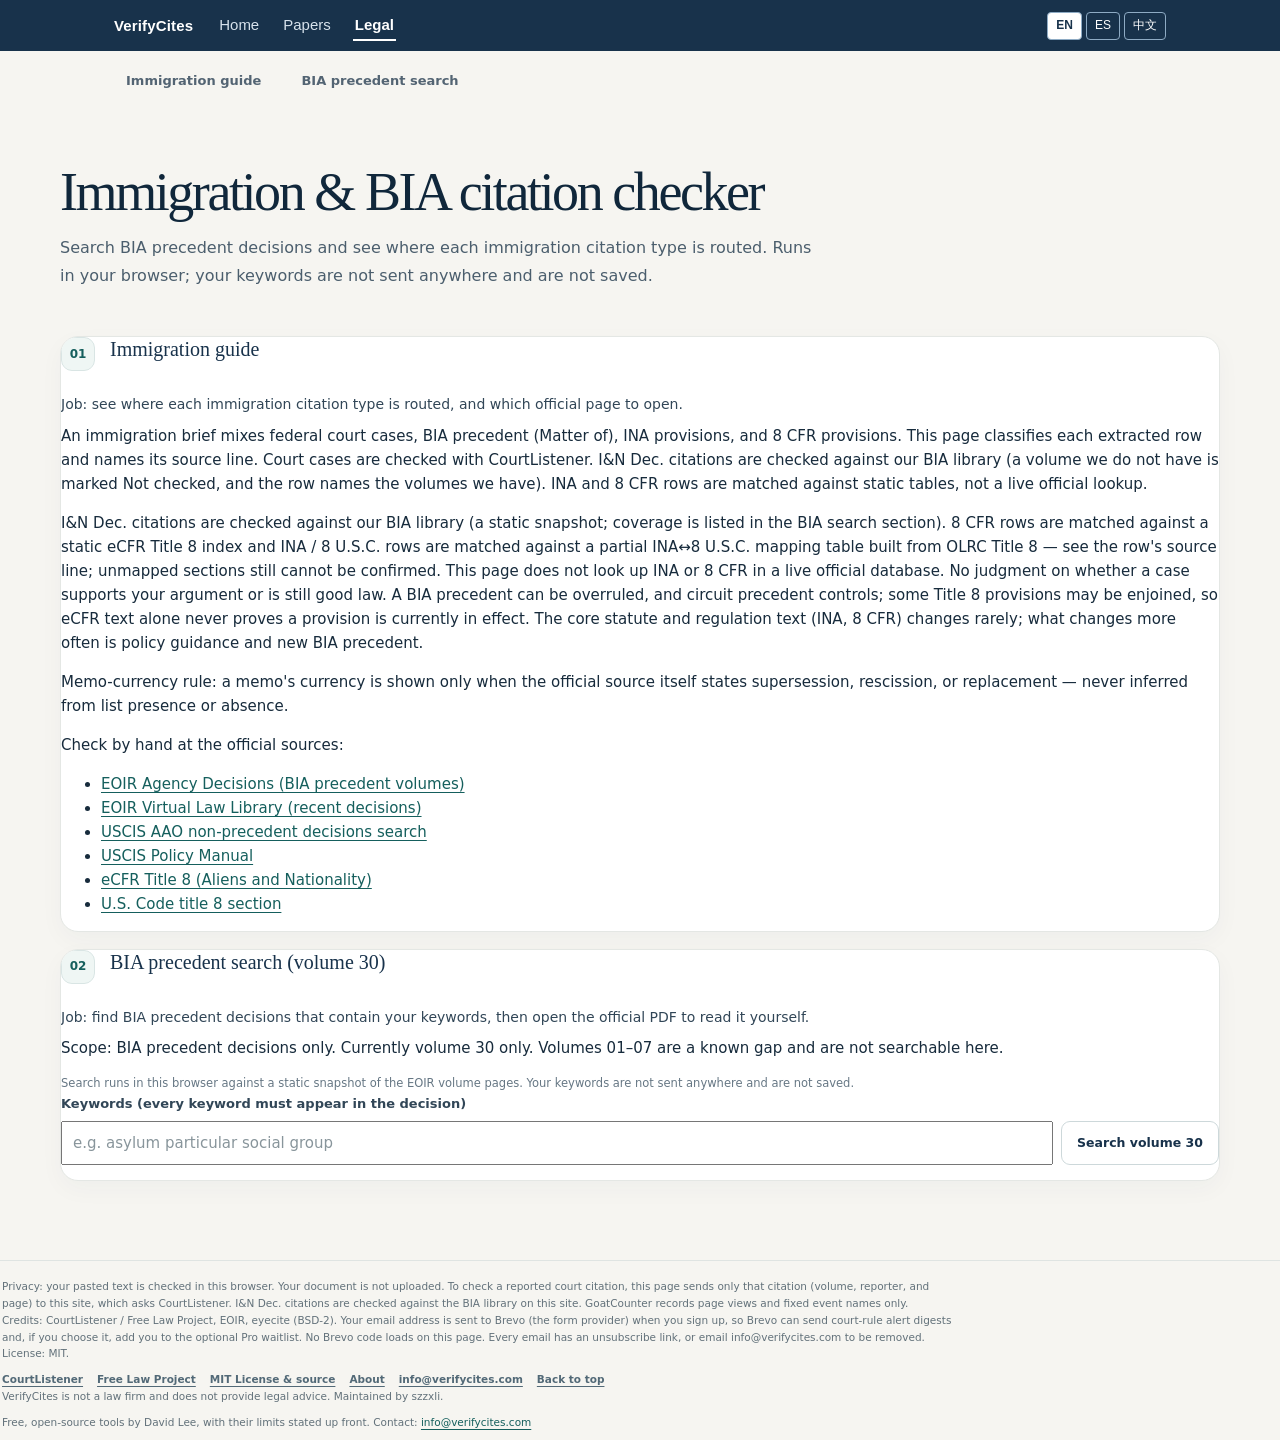
<file: legal/immigration/index.html>
<!DOCTYPE html>
<html lang="en">
<head>
<meta charset="utf-8">
<meta name="viewport" content="width=device-width, initial-scale=1">
<meta name="theme-color" content="#18324b">
<meta name="description" content="Immigration citation routes and BIA precedent search (volume 30), reorganized from the /legal page. Runs in your browser; your keywords are not sent anywhere.">
<title>VerifyCites — Immigration & BIA citation extractor</title>
<link rel="icon" type="image/svg+xml" href="../logo.svg">
<link rel="stylesheet" href="../styles.css">
<link rel="stylesheet" href="../../site-nav.css">
</head>
<body>
<a class="skip-link" href="#main">Skip to content</a>
<div class="legal-sticky-nav">
<header class="vc-nav">
<div class="vc-nav-inner">
<a class="vc-nav-brand" href="/">VerifyCites</a>
<nav class="vc-nav-links" aria-label="Site">
<a href="/">Home</a>
<a href="/papers/">Papers</a>
<a href="/legal/" aria-current="page">Legal</a>
</nav>
<div class="vc-nav-lang" role="group" aria-label="Language">
<button type="button" data-vc-lang="en" aria-pressed="true">EN</button>
<button type="button" data-vc-lang="es" aria-pressed="false">ES</button>
<button type="button" data-vc-lang="zh" aria-pressed="false">中文</button>
</div>
</div>
</header>
<nav class="primary-nav" id="top" aria-label="On this page">
<a href="#immigration">Immigration guide</a>
<a href="#bia-search">BIA precedent search</a>
</nav>
</div>
<main id="main" class="page-shell">
<section class="hero" aria-labelledby="page-title">
<div class="hero-copy">
<h1 id="page-title" data-i18n="heading">Immigration & BIA citation extractor</h1>
<p class="hero-lede">Search BIA precedent decisions and see where each immigration citation type is routed. Runs in your browser; your keywords are not sent anywhere and are not saved.</p>
</div>
</section>
<section class="utility-card" id="immigration" aria-labelledby="immigration-title">
<div class="section-heading">
<span class="section-number section-number-small" aria-hidden="true">01</span>
<span class="summary-copy"><span class="summary-title" id="immigration-title" data-i18n="immSectionTitle">Immigration guide</span></span>
</div>
<p class="section-job">Job: see where each immigration citation type is routed, and which official page to open.</p>
<p data-i18n="immSectionIntro">An immigration brief mixes federal court cases, BIA precedent (Matter of), INA provisions, and 8 CFR provisions. This page classifies each extracted row and names its source line. Court cases are checked with CourtListener. I&N Dec. citations are checked against our BIA library (a volume we do not have is marked Not checked, and the row names the volumes we have). INA and 8 CFR rows are matched against static tables, not a live official lookup.</p>
<p data-i18n="immSectionNotCovered">I&N Dec. citations are checked against our BIA library (a static snapshot; coverage is listed in the BIA search section). 8 CFR rows are matched against a static eCFR Title 8 index and INA / 8 U.S.C. rows are matched against a partial INA↔8 U.S.C. mapping table built from OLRC Title 8 — see the row's source line; unmapped sections still cannot be confirmed. This page does not look up INA or 8 CFR in a live official database. No judgment on whether a case supports your argument or is still good law. A BIA precedent can be overruled, and circuit precedent controls; some Title 8 provisions may be enjoined, so eCFR text alone never proves a provision is currently in effect. The core statute and regulation text (INA, 8 CFR) changes rarely; what changes more often is policy guidance and new BIA precedent.</p>
<p data-i18n="immSectionMemo">Memo-currency rule: a memo's currency is shown only when the official source itself states supersession, rescission, or replacement — never inferred from list presence or absence.</p>
<p data-i18n="immSectionLinksIntro">Check by hand at the official sources:</p>
<ul>
<li><a href="https://www.justice.gov/eoir/ag-bia-decisions" target="_blank" rel="noopener" data-i18n="immLinkBiaDecisions">EOIR Agency Decisions (BIA precedent volumes)</a></li>
<li><a href="https://www.justice.gov/eoir/virtual-law-library" target="_blank" rel="noopener" data-i18n="immLinkBiaLibrary">EOIR Virtual Law Library (recent decisions)</a></li>
<li><a href="https://www.uscis.gov/administrative-appeals/aao-decisions/aao-non-precedent-decisions" target="_blank" rel="noopener" data-i18n="immLinkAaoSearch">USCIS AAO non-precedent decisions search</a></li>
<li><a href="https://www.uscis.gov/policy-manual" target="_blank" rel="noopener" data-i18n="immLinkPolicyManual">USCIS Policy Manual</a></li>
<li><a href="https://www.ecfr.gov/current/title-8" target="_blank" rel="noopener" data-i18n="immLinkEcfrTitle8">eCFR Title 8 (Aliens and Nationality)</a></li>
<li><a href="https://www.law.cornell.edu/uscode/text/8" target="_blank" rel="noopener" data-i18n="immLinkOlrcTitle8">U.S. Code title 8 section</a></li>
</ul>
</section>
<section class="utility-card" id="bia-search" aria-labelledby="bia-search-title">
<div class="section-heading">
<span class="section-number section-number-small" aria-hidden="true">02</span>
<span class="summary-copy"><span class="summary-title" id="bia-search-title">BIA precedent search (volume 30)</span></span>
</div>
<p class="section-job">Job: find BIA precedent decisions that contain your keywords, then open the official PDF to read it yourself.</p>
<p id="bia-scope">Scope: BIA precedent decisions only. Currently volume 30 only. Volumes 01–07 are a known gap and are not searchable here.</p>
<p class="field-hint" id="bia-local-note">Search runs in this browser against a static snapshot of the EOIR volume pages. Your keywords are not sent anywhere and are not saved.</p>
<form id="bia-form" class="input-block" role="search" autocomplete="off">
<label for="bia-query" class="field-label">Keywords (every keyword must appear in the decision)</label>
<input id="bia-query" type="search" maxlength="200" placeholder="e.g. asylum particular social group">
<button class="button button-secondary" type="submit">Search volume 30</button>
</form>
<p id="bia-status" class="result-count" role="status" aria-live="polite"></p>
<ol id="bia-results" class="bia-results"></ol>
</section>
</main>
<footer class="site-footer">
<p data-i18n="privacy">Privacy: citation extraction runs in this browser. GoatCounter records page views only. Credits: CourtListener / Free Law Project, eyecite (BSD-2). License: MIT.</p>
<div class="footer-links"><a href="https://www.courtlistener.com/" target="_blank" rel="noopener noreferrer">CourtListener</a><a href="https://free.law/" target="_blank" rel="noopener noreferrer">Free Law Project</a><a href="https://github.com/szzxli/legal-cite-check" target="_blank" rel="noopener noreferrer">MIT License &amp; source</a><a href="/about/">About</a><a href="mailto:info@verifycites.com">info@verifycites.com</a><a class="back-top" href="#top">Back to top</a></div>
<p class="footer-operator">VerifyCites is not a law firm and does not provide legal advice. Maintained by szzxli.</p>
<p class="footer-operator">Free, open-source tools by David Lee, with their limits stated up front. Contact: <a href="mailto:info@verifycites.com">info@verifycites.com</a></p>
</footer>
<script src="../i18n.js"></script>
<script src="../bia.js"></script>
<script>/* GoatCounter loader: test visits are never counted. ?nocount=1 turns counting off in this browser (localStorage skipgc=t, GoatCounter's own flag; ?nocount=0 turns it back on); URLs with v=, cb=, cachebust, _= or nocount are skipped too. */
(function(w,d,l){var q=l.search,skip=/[?&](v|cb[_]|nocount)=|[?&]cachebust=/i.test(q);try{var s=w.localStorage;if(/[?&]nocount=1(&|$)/.test(q))s.setItem('skipgc','t');if(/[?&]nocount=0(&|$)/.test(q))s.removeItem('skipgc');if(s.getItem('skipgc')==='t')skip=true}catch(e){}if(skip)return;var g=d.createElement('script');g.async=true;g.src='https://gc.zgo.at/count.js';g.setAttribute('data-goatcounter','https://szzxli.goatcounter.com/count');(d.head||d.documentElement).appendChild(g)})(window,document,location);</script>
<script>(function(){var lang="en";try{lang=localStorage.getItem("vc-lang")||"en";}catch(e){}if(!window.I18N||!window.I18N[lang])lang="en";var dict=window.I18N[lang];document.querySelectorAll("[data-i18n]").forEach(function(el){var key=el.getAttribute("data-i18n");if(dict[key]!=null)el.textContent=dict[key];});})();</script>
<script>var VC_EVENTS=["legal-extract","legal-report-download","legal-human-review-set","legal-reverify","legal-news-click","legal-review-complete","legal-bia-search"];
function vcCount(name){try{if(VC_EVENTS.indexOf(name)<0)return;var gc=(typeof window!=="undefined")?window.goatcounter:null;if(gc&&typeof gc.count==="function")gc.count({path:name,event:true});}catch(e){/* analytics must never break the tool */}}</script>
</body>
</html>
</file>
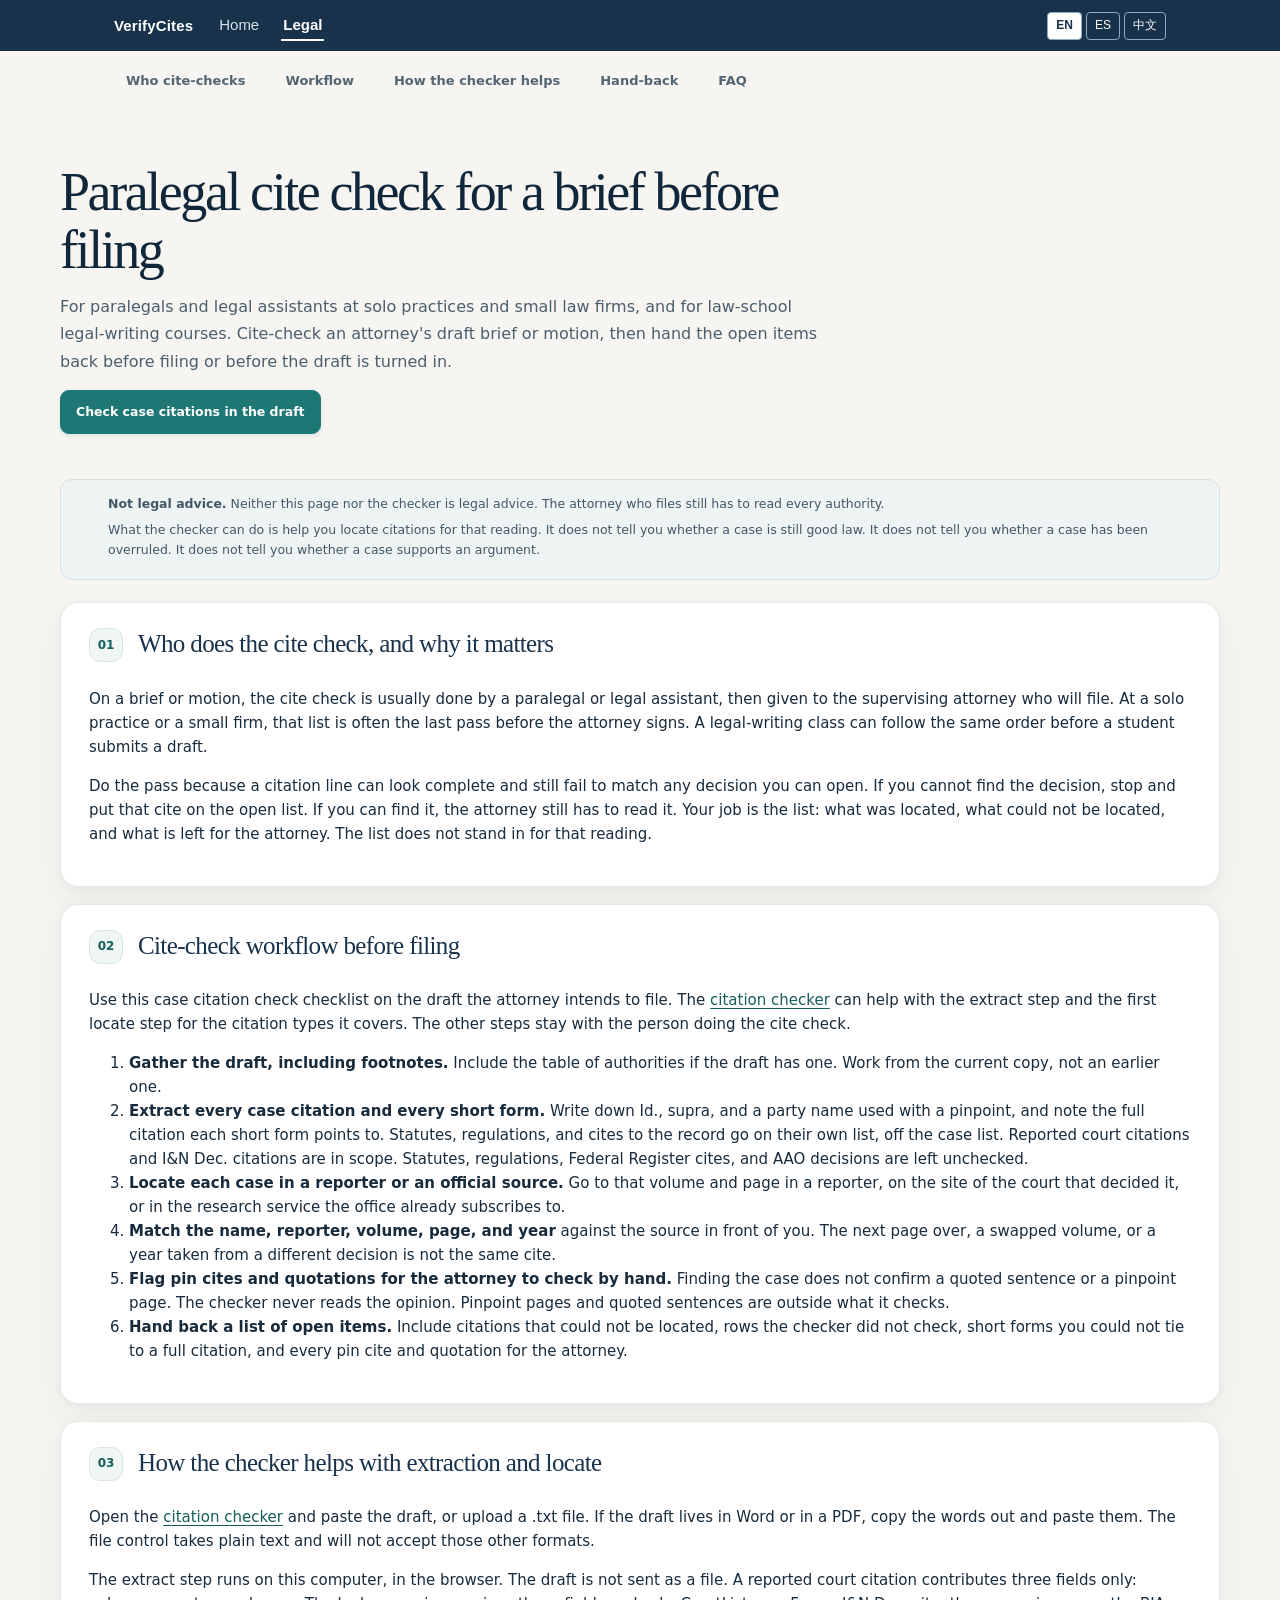
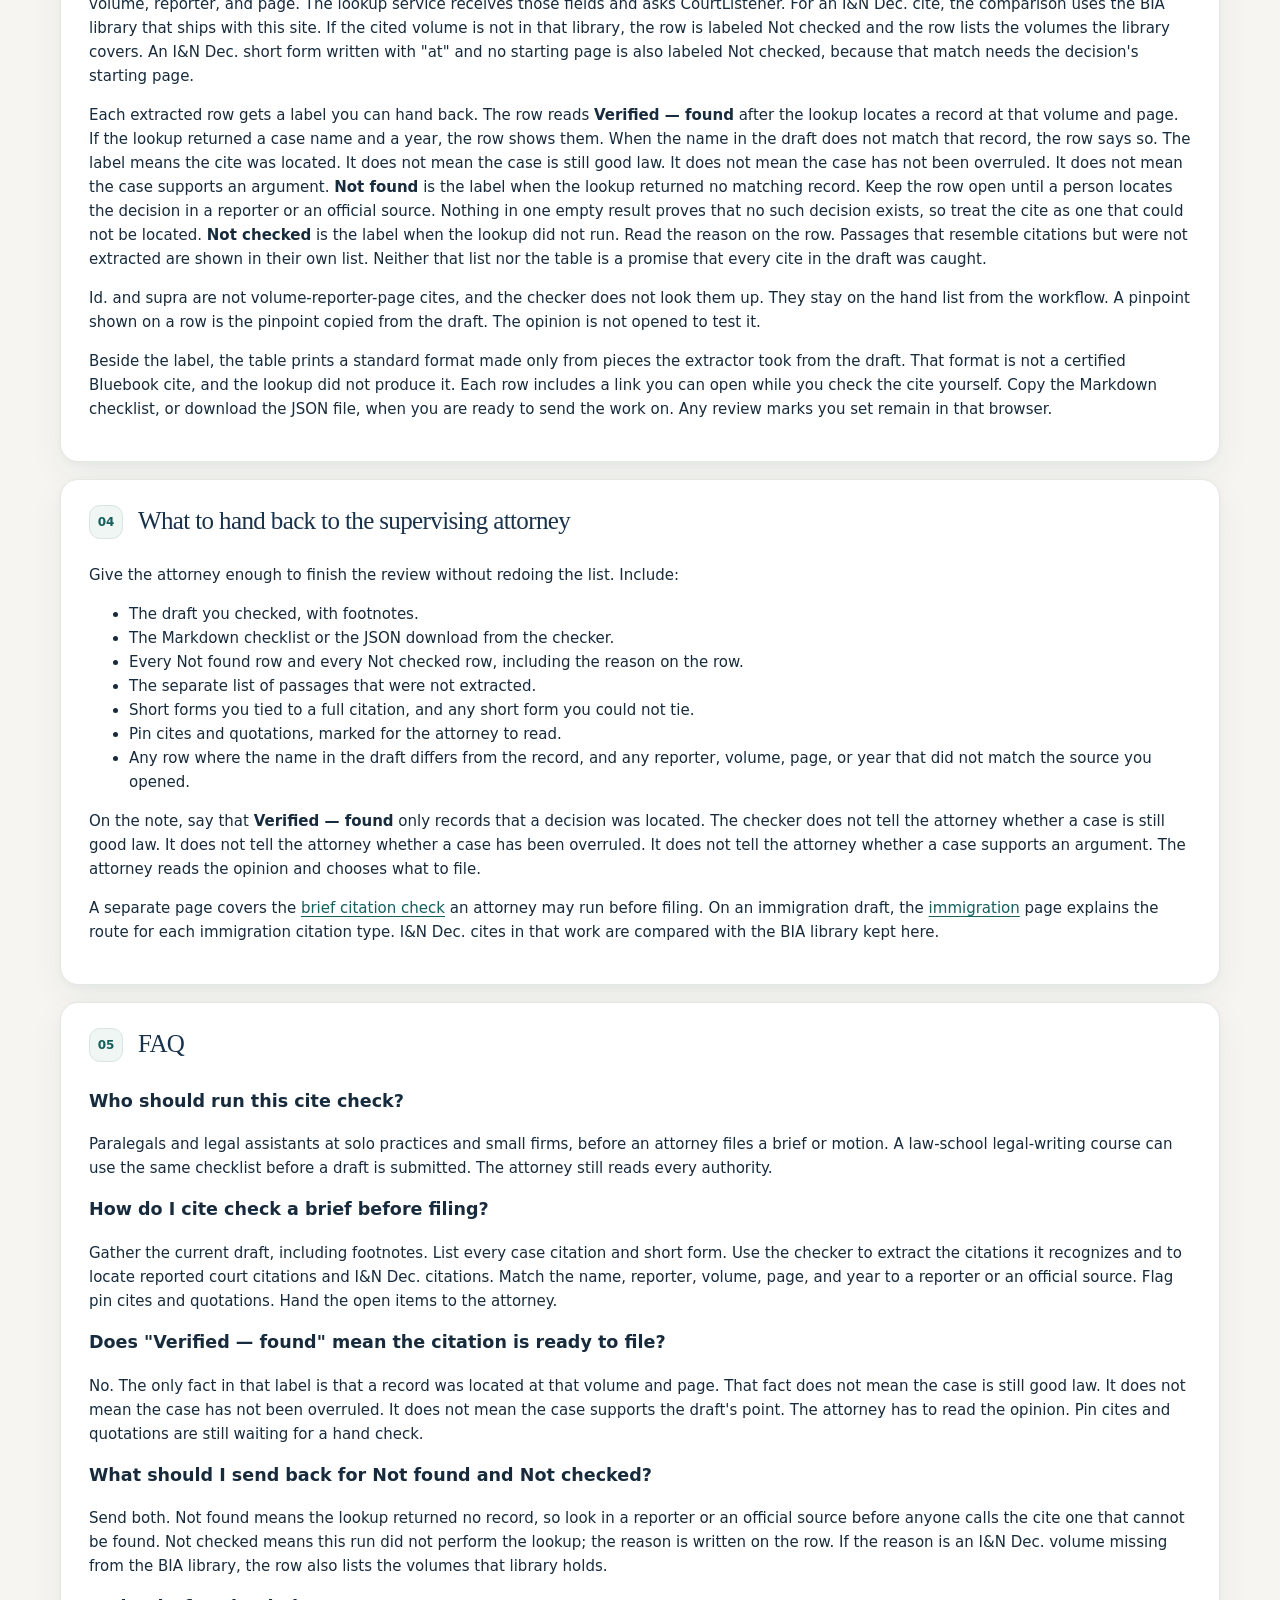
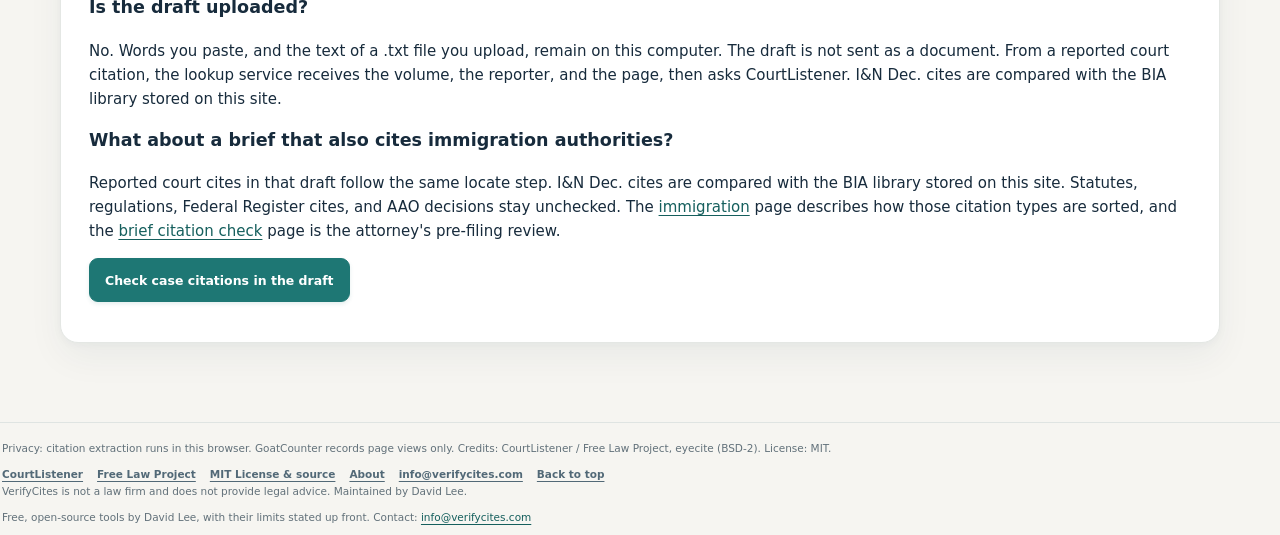
<file: legal/paralegal-cite-check/index.html>
<!DOCTYPE html>
<html lang="en">
<head>
<meta charset="utf-8">
<meta name="viewport" content="width=device-width, initial-scale=1">
<meta name="theme-color" content="#18324b">
<meta name="description" content="For paralegals and legal assistants at small firms: a case-citation checklist for a draft brief or motion. Extract cites, locate them, and hand open items to the attorney before filing.">
<title>VerifyCites — Paralegal cite check for a brief before filing</title>
<link rel="canonical" href="https://verifycites.com/legal/paralegal-cite-check/">
<meta property="og:type" content="website">
<meta property="og:site_name" content="VerifyCites">
<meta property="og:title" content="VerifyCites — Paralegal cite check for a brief before filing">
<meta property="og:description" content="For paralegals and legal assistants at small firms: a case-citation checklist for a draft brief or motion. Extract cites, locate them, and hand open items to the attorney before filing.">
<meta property="og:url" content="https://verifycites.com/legal/paralegal-cite-check/">
<meta property="og:locale" content="en_US">
<script type="application/ld+json">
{
  "@context": "https://schema.org",
  "@type": "WebPage",
  "name": "VerifyCites — Paralegal cite check for a brief before filing",
  "headline": "Paralegal cite check for a brief before filing",
  "description": "For paralegals and legal assistants at small firms: a case-citation checklist for a draft brief or motion. Extract cites, locate them, and hand open items to the attorney before filing.",
  "url": "https://verifycites.com/legal/paralegal-cite-check/",
  "isPartOf": {
    "@type": "WebSite",
    "name": "VerifyCites",
    "url": "https://verifycites.com/"
  },
  "inLanguage": "en"
}
</script>
<link rel="icon" type="image/svg+xml" href="../logo.svg">
<link rel="stylesheet" href="../styles.css">
<link rel="stylesheet" href="../../site-nav.css">
</head>
<body>
<a class="skip-link" href="#main">Skip to content</a>
<div class="legal-sticky-nav">
<header class="vc-nav">
<div class="vc-nav-inner">
<a class="vc-nav-brand" href="/">VerifyCites</a>
<nav class="vc-nav-links" aria-label="Site">
<a href="/">Home</a>
<a href="/legal/?ref=seo-paralegal" aria-current="page">Legal</a>
</nav>
<div class="vc-nav-lang" role="group" aria-label="Language">
<button type="button" data-vc-lang="en" aria-pressed="true">EN</button>
<button type="button" data-vc-lang="es" aria-pressed="false">ES</button>
<button type="button" data-vc-lang="zh" aria-pressed="false">中文</button>
</div>
</div>
</header>
<nav class="primary-nav" id="top" aria-label="On this page">
<a href="#who">Who cite-checks</a>
<a href="#workflow">Workflow</a>
<a href="#checker">How the checker helps</a>
<a href="#handoff">Hand-back</a>
<a href="#faq">FAQ</a>
</nav>
</div>
<main id="main" class="page-shell">
<section class="hero" style="grid-template-columns:minmax(0,1fr)" aria-labelledby="page-title">
<div class="hero-copy">
<h1 id="page-title">Paralegal cite check for a brief before filing</h1>
<p class="hero-lede">For paralegals and legal assistants at solo practices and small law firms, and for law-school legal-writing courses. Cite-check an attorney's draft brief or motion, then hand the open items back before filing or before the draft is turned in.</p>
<p class="action-row"><a class="button button-primary" href="/legal/?ref=seo-paralegal">Check case citations in the draft</a></p>
</div>
</section>
<div class="trust-panel" id="disclaimer">
<div class="trust-content" style="padding-top:14px">
<p class="trust-lead"><strong>Not legal advice.</strong> Neither this page nor the checker is legal advice. The attorney who files still has to read every authority.</p>
<p>What the checker can do is help you locate citations for that reading. It does not tell you whether a case is still good law. It does not tell you whether a case has been overruled. It does not tell you whether a case supports an argument.</p>
</div>
</div>
<section class="utility-section" id="who" aria-labelledby="who-title">
<div class="section-heading">
<span class="section-number section-number-small" aria-hidden="true">01</span>
<span class="summary-copy"><h2 class="summary-title" id="who-title">Who does the cite check, and why it matters</h2></span>
</div>
<p>On a brief or motion, the cite check is usually done by a paralegal or legal assistant, then given to the supervising attorney who will file. At a solo practice or a small firm, that list is often the last pass before the attorney signs. A legal-writing class can follow the same order before a student submits a draft.</p>
<p>Do the pass because a citation line can look complete and still fail to match any decision you can open. If you cannot find the decision, stop and put that cite on the open list. If you can find it, the attorney still has to read it. Your job is the list: what was located, what could not be located, and what is left for the attorney. The list does not stand in for that reading.</p>
</section>
<section class="utility-section" id="workflow" aria-labelledby="workflow-title">
<div class="section-heading">
<span class="section-number section-number-small" aria-hidden="true">02</span>
<span class="summary-copy"><h2 class="summary-title" id="workflow-title">Cite-check workflow before filing</h2></span>
</div>
<p>Use this case citation check checklist on the draft the attorney intends to file. The <a href="/legal/?ref=seo-paralegal">citation checker</a> can help with the extract step and the first locate step for the citation types it covers. The other steps stay with the person doing the cite check.</p>
<ol>
<li><strong>Gather the draft, including footnotes.</strong> Include the table of authorities if the draft has one. Work from the current copy, not an earlier one.</li>
<li><strong>Extract every case citation and every short form.</strong> Write down Id., supra, and a party name used with a pinpoint, and note the full citation each short form points to. Statutes, regulations, and cites to the record go on their own list, off the case list. Reported court citations and I&amp;N Dec. citations are in scope. Statutes, regulations, Federal Register cites, and AAO decisions are left unchecked.</li>
<li><strong>Locate each case in a reporter or an official source.</strong> Go to that volume and page in a reporter, on the site of the court that decided it, or in the research service the office already subscribes to.</li>
<li><strong>Match the name, reporter, volume, page, and year</strong> against the source in front of you. The next page over, a swapped volume, or a year taken from a different decision is not the same cite.</li>
<li><strong>Flag pin cites and quotations for the attorney to check by hand.</strong> Finding the case does not confirm a quoted sentence or a pinpoint page. The checker never reads the opinion. Pinpoint pages and quoted sentences are outside what it checks.</li>
<li><strong>Hand back a list of open items.</strong> Include citations that could not be located, rows the checker did not check, short forms you could not tie to a full citation, and every pin cite and quotation for the attorney.</li>
</ol>
</section>
<section class="utility-section" id="checker" aria-labelledby="checker-title">
<div class="section-heading">
<span class="section-number section-number-small" aria-hidden="true">03</span>
<span class="summary-copy"><h2 class="summary-title" id="checker-title">How the checker helps with extraction and locate</h2></span>
</div>
<p>Open the <a href="/legal/?ref=seo-paralegal">citation checker</a> and paste the draft, or upload a .txt file. If the draft lives in Word or in a PDF, copy the words out and paste them. The file control takes plain text and will not accept those other formats.</p>
<p>The extract step runs on this computer, in the browser. The draft is not sent as a file. A reported court citation contributes three fields only: volume, reporter, and page. The lookup service receives those fields and asks CourtListener. For an I&amp;N Dec. cite, the comparison uses the BIA library that ships with this site. If the cited volume is not in that library, the row is labeled Not checked and the row lists the volumes the library covers. An I&amp;N Dec. short form written with "at" and no starting page is also labeled Not checked, because that match needs the decision's starting page.</p>
<p>Each extracted row gets a label you can hand back. The row reads <strong>Verified — found</strong> after the lookup locates a record at that volume and page. If the lookup returned a case name and a year, the row shows them. When the name in the draft does not match that record, the row says so. The label means the cite was located. It does not mean the case is still good law. It does not mean the case has not been overruled. It does not mean the case supports an argument. <strong>Not found</strong> is the label when the lookup returned no matching record. Keep the row open until a person locates the decision in a reporter or an official source. Nothing in one empty result proves that no such decision exists, so treat the cite as one that could not be located. <strong>Not checked</strong> is the label when the lookup did not run. Read the reason on the row. Passages that resemble citations but were not extracted are shown in their own list. Neither that list nor the table is a promise that every cite in the draft was caught.</p>
<p>Id. and supra are not volume-reporter-page cites, and the checker does not look them up. They stay on the hand list from the workflow. A pinpoint shown on a row is the pinpoint copied from the draft. The opinion is not opened to test it.</p>
<p>Beside the label, the table prints a standard format made only from pieces the extractor took from the draft. That format is not a certified Bluebook cite, and the lookup did not produce it. Each row includes a link you can open while you check the cite yourself. Copy the Markdown checklist, or download the JSON file, when you are ready to send the work on. Any review marks you set remain in that browser.</p>
</section>
<section class="utility-section" id="handoff" aria-labelledby="handoff-title">
<div class="section-heading">
<span class="section-number section-number-small" aria-hidden="true">04</span>
<span class="summary-copy"><h2 class="summary-title" id="handoff-title">What to hand back to the supervising attorney</h2></span>
</div>
<p>Give the attorney enough to finish the review without redoing the list. Include:</p>
<ul>
<li>The draft you checked, with footnotes.</li>
<li>The Markdown checklist or the JSON download from the checker.</li>
<li>Every Not found row and every Not checked row, including the reason on the row.</li>
<li>The separate list of passages that were not extracted.</li>
<li>Short forms you tied to a full citation, and any short form you could not tie.</li>
<li>Pin cites and quotations, marked for the attorney to read.</li>
<li>Any row where the name in the draft differs from the record, and any reporter, volume, page, or year that did not match the source you opened.</li>
</ul>
<p>On the note, say that <strong>Verified — found</strong> only records that a decision was located. The checker does not tell the attorney whether a case is still good law. It does not tell the attorney whether a case has been overruled. It does not tell the attorney whether a case supports an argument. The attorney reads the opinion and chooses what to file.</p>
<p>A separate page covers the <a href="/legal/brief-citation-check/">brief citation check</a> an attorney may run before filing. On an immigration draft, the <a href="/legal/immigration/">immigration</a> page explains the route for each immigration citation type. I&amp;N Dec. cites in that work are compared with the BIA library kept here.</p>
</section>
<section class="utility-section" id="faq" aria-labelledby="faq-title">
<div class="section-heading">
<span class="section-number section-number-small" aria-hidden="true">05</span>
<span class="summary-copy"><h2 class="summary-title" id="faq-title">FAQ</h2></span>
</div>
<h3>Who should run this cite check?</h3>
<p>Paralegals and legal assistants at solo practices and small firms, before an attorney files a brief or motion. A law-school legal-writing course can use the same checklist before a draft is submitted. The attorney still reads every authority.</p>
<h3>How do I cite check a brief before filing?</h3>
<p>Gather the current draft, including footnotes. List every case citation and short form. Use the checker to extract the citations it recognizes and to locate reported court citations and I&amp;N Dec. citations. Match the name, reporter, volume, page, and year to a reporter or an official source. Flag pin cites and quotations. Hand the open items to the attorney.</p>
<h3>Does "Verified — found" mean the citation is ready to file?</h3>
<p>No. The only fact in that label is that a record was located at that volume and page. That fact does not mean the case is still good law. It does not mean the case has not been overruled. It does not mean the case supports the draft's point. The attorney has to read the opinion. Pin cites and quotations are still waiting for a hand check.</p>
<h3>What should I send back for Not found and Not checked?</h3>
<p>Send both. Not found means the lookup returned no record, so look in a reporter or an official source before anyone calls the cite one that cannot be found. Not checked means this run did not perform the lookup; the reason is written on the row. If the reason is an I&amp;N Dec. volume missing from the BIA library, the row also lists the volumes that library holds.</p>
<h3>Is the draft uploaded?</h3>
<p>No. Words you paste, and the text of a .txt file you upload, remain on this computer. The draft is not sent as a document. From a reported court citation, the lookup service receives the volume, the reporter, and the page, then asks CourtListener. I&amp;N Dec. cites are compared with the BIA library stored on this site.</p>
<h3>What about a brief that also cites immigration authorities?</h3>
<p>Reported court cites in that draft follow the same locate step. I&amp;N Dec. cites are compared with the BIA library stored on this site. Statutes, regulations, Federal Register cites, and AAO decisions stay unchecked. The <a href="/legal/immigration/">immigration</a> page describes how those citation types are sorted, and the <a href="/legal/brief-citation-check/">brief citation check</a> page is the attorney's pre-filing review.</p>
<p><a class="button button-primary" href="/legal/?ref=seo-paralegal">Check case citations in the draft</a></p>
</section>
</main>
<footer class="site-footer">
<p>Privacy: citation extraction runs in this browser. GoatCounter records page views only. Credits: CourtListener / Free Law Project, eyecite (BSD-2). License: MIT.</p>
<div class="footer-links"><a href="https://www.courtlistener.com/" target="_blank" rel="noopener noreferrer">CourtListener</a><a href="https://free.law/" target="_blank" rel="noopener noreferrer">Free Law Project</a><a href="https://github.com/szzxli/legal-cite-check" target="_blank" rel="noopener noreferrer">MIT License &amp; source</a><a href="/about/">About</a><a href="mailto:info@verifycites.com">info@verifycites.com</a><a class="back-top" href="#top">Back to top</a></div>
<p class="footer-operator">VerifyCites is not a law firm and does not provide legal advice. Maintained by David Lee.</p>
<p class="footer-operator">Free, open-source tools by David Lee, with their limits stated up front. Contact: <a href="mailto:info@verifycites.com">info@verifycites.com</a></p>
</footer>
<script src="../i18n.js"></script>
<script>/* GoatCounter loader: test visits are never counted. ?nocount=1 turns counting off in this browser (localStorage skipgc=t, GoatCounter's own flag; ?nocount=0 turns it back on); URLs with v=, cb=, cachebust, _= or nocount are skipped too. */
(function(w,d,l){var q=l.search,skip=/[?&](v|cb[_]|nocount)=|[?&]cachebust=/i.test(q);try{var s=w.localStorage;if(/[?&]nocount=1(&|$)/.test(q))s.setItem('skipgc','t');if(/[?&]nocount=0(&|$)/.test(q))s.removeItem('skipgc');if(s.getItem('skipgc')==='t')skip=true}catch(e){}if(skip)return;var g=d.createElement('script');g.async=true;g.src='https://gc.zgo.at/count.js';g.setAttribute('data-goatcounter','https://szzxli.goatcounter.com/count');(d.head||d.documentElement).appendChild(g)})(window,document,location);</script>
<script>(function(){var lang="en";try{lang=localStorage.getItem("vc-lang")||"en";}catch(e){}if(!window.I18N||!window.I18N[lang])lang="en";var dict=window.I18N[lang];document.querySelectorAll("[data-i18n]").forEach(function(el){var key=el.getAttribute("data-i18n");if(dict[key]!=null)el.textContent=dict[key];});})();</script>
<script>var VC_EVENTS=["legal-extract","legal-report-download","legal-human-review-set","legal-reverify","legal-news-click","legal-review-complete","legal-bia-search"];
function vcCount(name){try{if(VC_EVENTS.indexOf(name)<0)return;var gc=(typeof window!=="undefined")?window.goatcounter:null;if(gc&&typeof gc.count==="function")gc.count({path:name,event:true});}catch(e){/* analytics must never break the tool */}}</script>
</body>
</html>
</file>
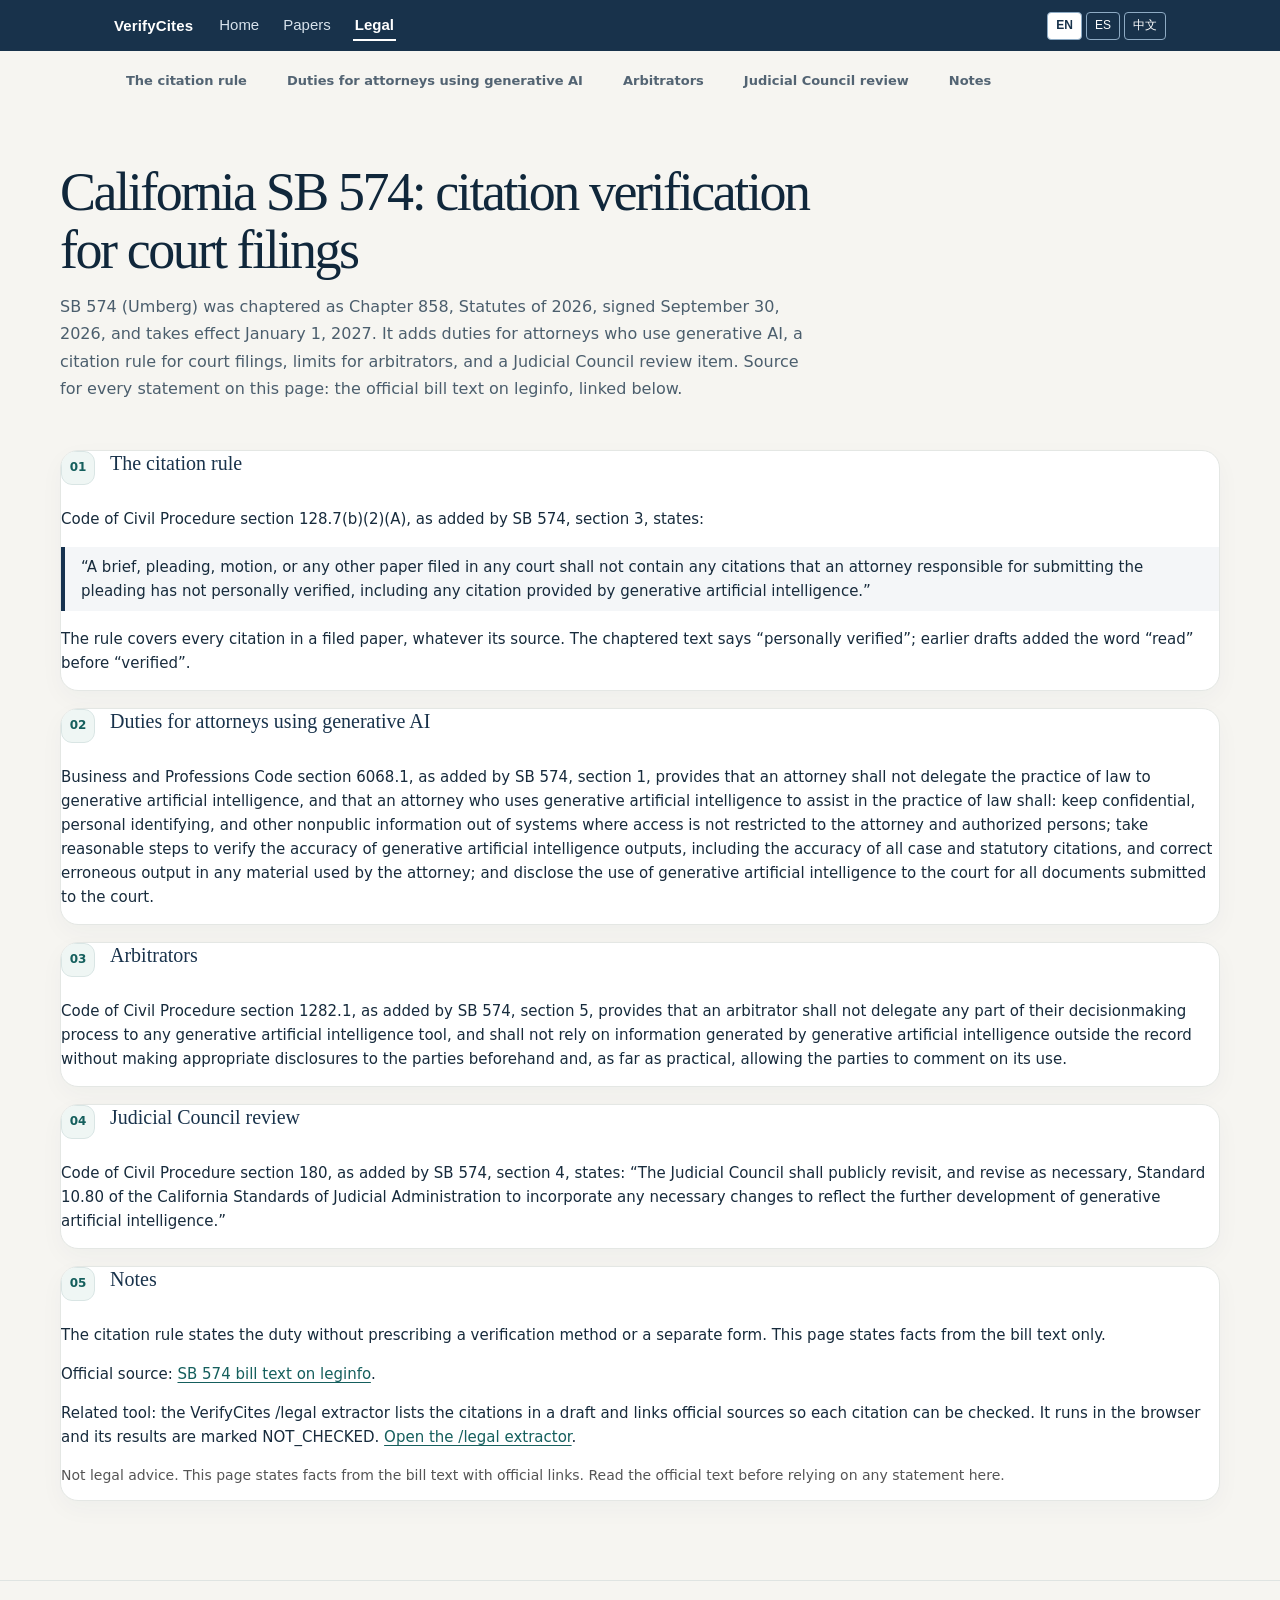
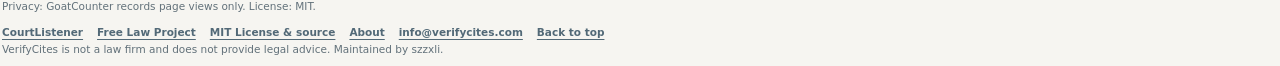
<file: legal/sb-574/index.html>
<!doctype html>
<html lang="en">
<head>
<meta charset="utf-8">
<meta name="viewport" content="width=device-width, initial-scale=1">
<meta name="theme-color" content="#18324b">
<meta name="description" content="Facts about California SB 574 (Stats. 2026, ch. 858): the citation-verification rule for court filings, duties for attorneys using generative AI, and related provisions, with links to the official bill text.">
<title>California SB 574 — Citation Verification for Court Filings | VerifyCites</title>
<link rel="icon" type="image/svg+xml" href="../logo.svg">
<link rel="stylesheet" href="../styles.css">
<link rel="stylesheet" href="../../site-nav.css">
<style>blockquote{border-left:4px solid #16324f;margin:16px 0;padding:8px 16px;background:#f4f6f8}.note{font-size:14px;color:#555}</style>
</head>
<body>
<a class="skip-link" href="#main">Skip to content</a>
<div class="legal-sticky-nav">
<header class="vc-nav">
<div class="vc-nav-inner">
<a class="vc-nav-brand" href="/">VerifyCites</a>
<nav class="vc-nav-links" aria-label="Site">
<a href="/">Home</a>
<a href="/papers/">Papers</a>
<a href="/legal/" aria-current="page">Legal</a>
</nav>
<div class="vc-nav-lang" role="group" aria-label="Language">
<button type="button" data-vc-lang="en" aria-pressed="true">EN</button>
<button type="button" data-vc-lang="es" aria-pressed="false">ES</button>
<button type="button" data-vc-lang="zh" aria-pressed="false">中文</button>
</div>
</div>
</header>
<nav class="primary-nav" id="top" aria-label="On this page">
<a href="#citation-rule">The citation rule</a>
<a href="#ai-duties">Duties for attorneys using generative AI</a>
<a href="#arbitrators">Arbitrators</a>
<a href="#judicial-council">Judicial Council review</a>
<a href="#notes">Notes</a>
</nav>
</div>
<main id="main" class="page-shell">
<section class="hero" aria-labelledby="page-title">
<div class="hero-copy">
<h1 id="page-title">California SB 574: citation verification for court filings</h1>
<p class="hero-lede">SB 574 (Umberg) was chaptered as Chapter 858, Statutes of 2026, signed September 30, 2026, and takes effect January 1, 2027. It adds duties for attorneys who use generative AI, a citation rule for court filings, limits for arbitrators, and a Judicial Council review item. Source for every statement on this page: the official bill text on leginfo, linked below.</p>
</div>
</section>
<section class="utility-card" id="citation-rule" aria-labelledby="citation-rule-title">
<div class="section-heading">
<span class="section-number section-number-small" aria-hidden="true">01</span>
<span class="summary-copy"><span class="summary-title" id="citation-rule-title">The citation rule</span></span>
</div>
<p>Code of Civil Procedure section 128.7(b)(2)(A), as added by SB 574, section 3, states:</p>
<blockquote>“A brief, pleading, motion, or any other paper filed in any court shall not contain any citations that an attorney responsible for submitting the pleading has not personally verified, including any citation provided by generative artificial intelligence.”</blockquote>
<p>The rule covers every citation in a filed paper, whatever its source. The chaptered text says “personally verified”; earlier drafts added the word “read” before “verified”.</p>
</section>
<section class="utility-card" id="ai-duties" aria-labelledby="ai-duties-title">
<div class="section-heading">
<span class="section-number section-number-small" aria-hidden="true">02</span>
<span class="summary-copy"><span class="summary-title" id="ai-duties-title">Duties for attorneys using generative AI</span></span>
</div>
<p>Business and Professions Code section 6068.1, as added by SB 574, section 1, provides that an attorney shall not delegate the practice of law to generative artificial intelligence, and that an attorney who uses generative artificial intelligence to assist in the practice of law shall: keep confidential, personal identifying, and other nonpublic information out of systems where access is not restricted to the attorney and authorized persons; take reasonable steps to verify the accuracy of generative artificial intelligence outputs, including the accuracy of all case and statutory citations, and correct erroneous output in any material used by the attorney; and disclose the use of generative artificial intelligence to the court for all documents submitted to the court.</p>
</section>
<section class="utility-card" id="arbitrators" aria-labelledby="arbitrators-title">
<div class="section-heading">
<span class="section-number section-number-small" aria-hidden="true">03</span>
<span class="summary-copy"><span class="summary-title" id="arbitrators-title">Arbitrators</span></span>
</div>
<p>Code of Civil Procedure section 1282.1, as added by SB 574, section 5, provides that an arbitrator shall not delegate any part of their decisionmaking process to any generative artificial intelligence tool, and shall not rely on information generated by generative artificial intelligence outside the record without making appropriate disclosures to the parties beforehand and, as far as practical, allowing the parties to comment on its use.</p>
</section>
<section class="utility-card" id="judicial-council" aria-labelledby="judicial-council-title">
<div class="section-heading">
<span class="section-number section-number-small" aria-hidden="true">04</span>
<span class="summary-copy"><span class="summary-title" id="judicial-council-title">Judicial Council review</span></span>
</div>
<p>Code of Civil Procedure section 180, as added by SB 574, section 4, states: “The Judicial Council shall publicly revisit, and revise as necessary, Standard 10.80 of the California Standards of Judicial Administration to incorporate any necessary changes to reflect the further development of generative artificial intelligence.”</p>
</section>
<section class="utility-card" id="notes" aria-labelledby="notes-title">
<div class="section-heading">
<span class="section-number section-number-small" aria-hidden="true">05</span>
<span class="summary-copy"><span class="summary-title" id="notes-title">Notes</span></span>
</div>
<p>The citation rule states the duty without prescribing a verification method or a separate form. This page states facts from the bill text only.</p>
<p>Official source: <a href="https://leginfo.legislature.ca.gov/faces/billTextClient.xhtml?bill_id=202520260SB574">SB 574 bill text on leginfo</a>.</p>
<p>Related tool: the VerifyCites /legal extractor lists the citations in a draft and links official sources so each citation can be checked. It runs in the browser and its results are marked NOT_CHECKED. <a href="/legal/">Open the /legal extractor</a>.</p>
<p class="note">Not legal advice. This page states facts from the bill text with official links. Read the official text before relying on any statement here.</p>
</section>
</main>
<footer class="site-footer">
<p>Privacy: GoatCounter records page views only. License: MIT.</p>
<div class="footer-links"><a href="https://www.courtlistener.com/" target="_blank" rel="noopener noreferrer">CourtListener</a><a href="https://free.law/" target="_blank" rel="noopener noreferrer">Free Law Project</a><a href="https://github.com/szzxli/legal-cite-check" target="_blank" rel="noopener noreferrer">MIT License &amp; source</a><a href="/about/">About</a><a href="mailto:info@verifycites.com">info@verifycites.com</a><a class="back-top" href="#top">Back to top</a></div>
<p class="footer-operator">VerifyCites is not a law firm and does not provide legal advice. Maintained by szzxli.</p>
</footer>
<script src="../i18n.js"></script>
<script>/* GoatCounter loader: test visits are never counted. ?nocount=1 turns counting off in this browser (localStorage skipgc=t, GoatCounter's own flag; ?nocount=0 turns it back on); URLs with v=, cb=, cachebust, _= or nocount are skipped too. */
(function(w,d,l){var q=l.search,skip=/[?&](v|cb[_]|nocount)=|[?&]cachebust=/i.test(q);try{var s=w.localStorage;if(/[?&]nocount=1(&|$)/.test(q))s.setItem('skipgc','t');if(/[?&]nocount=0(&|$)/.test(q))s.removeItem('skipgc');if(s.getItem('skipgc')==='t')skip=true}catch(e){}if(skip)return;var g=d.createElement('script');g.async=true;g.src='https://gc.zgo.at/count.js';g.setAttribute('data-goatcounter','https://szzxli.goatcounter.com/count');(d.head||d.documentElement).appendChild(g)})(window,document,location);</script>
<script>(function(){var lang="en";try{lang=localStorage.getItem("vc-lang")||"en";}catch(e){}if(!window.I18N||!window.I18N[lang])lang="en";var dict=window.I18N[lang];document.querySelectorAll("[data-i18n]").forEach(function(el){var key=el.getAttribute("data-i18n");if(dict[key]!=null)el.textContent=dict[key];});})();</script>
</body>
</html>
</file>
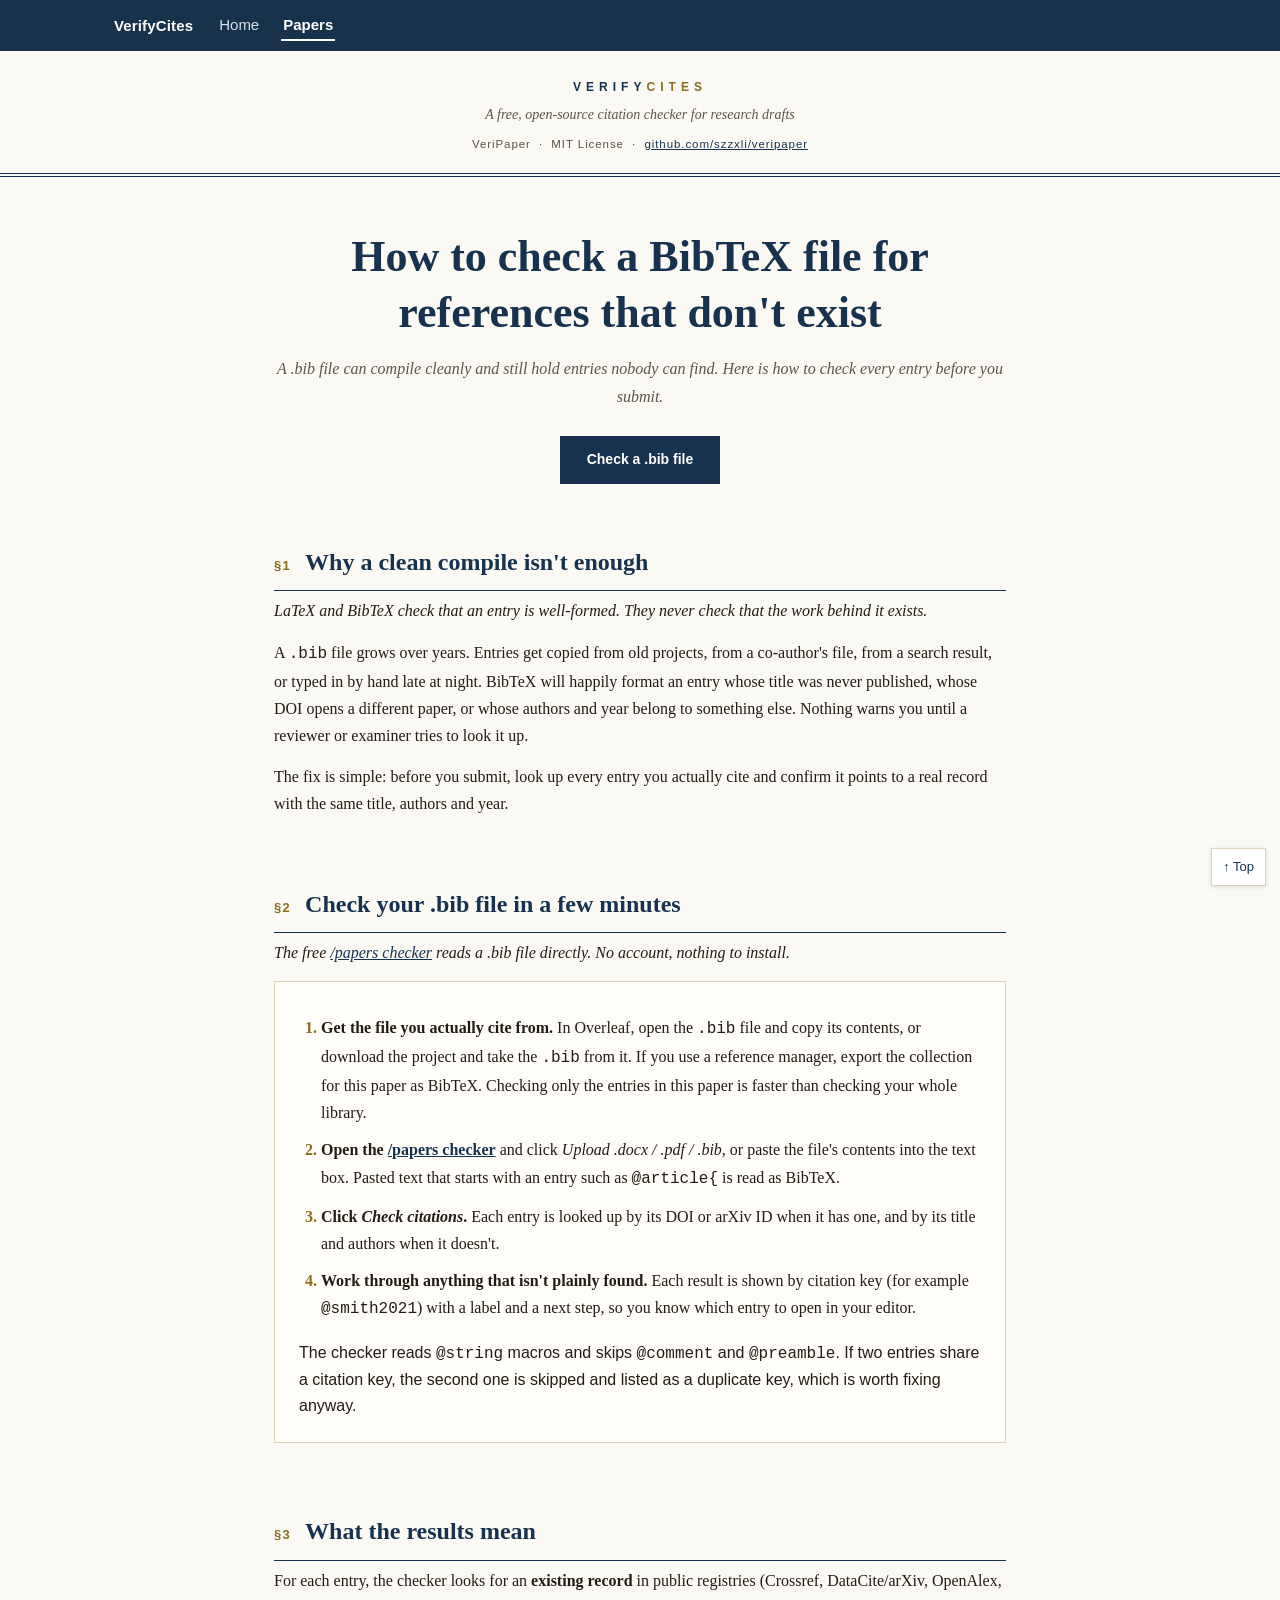
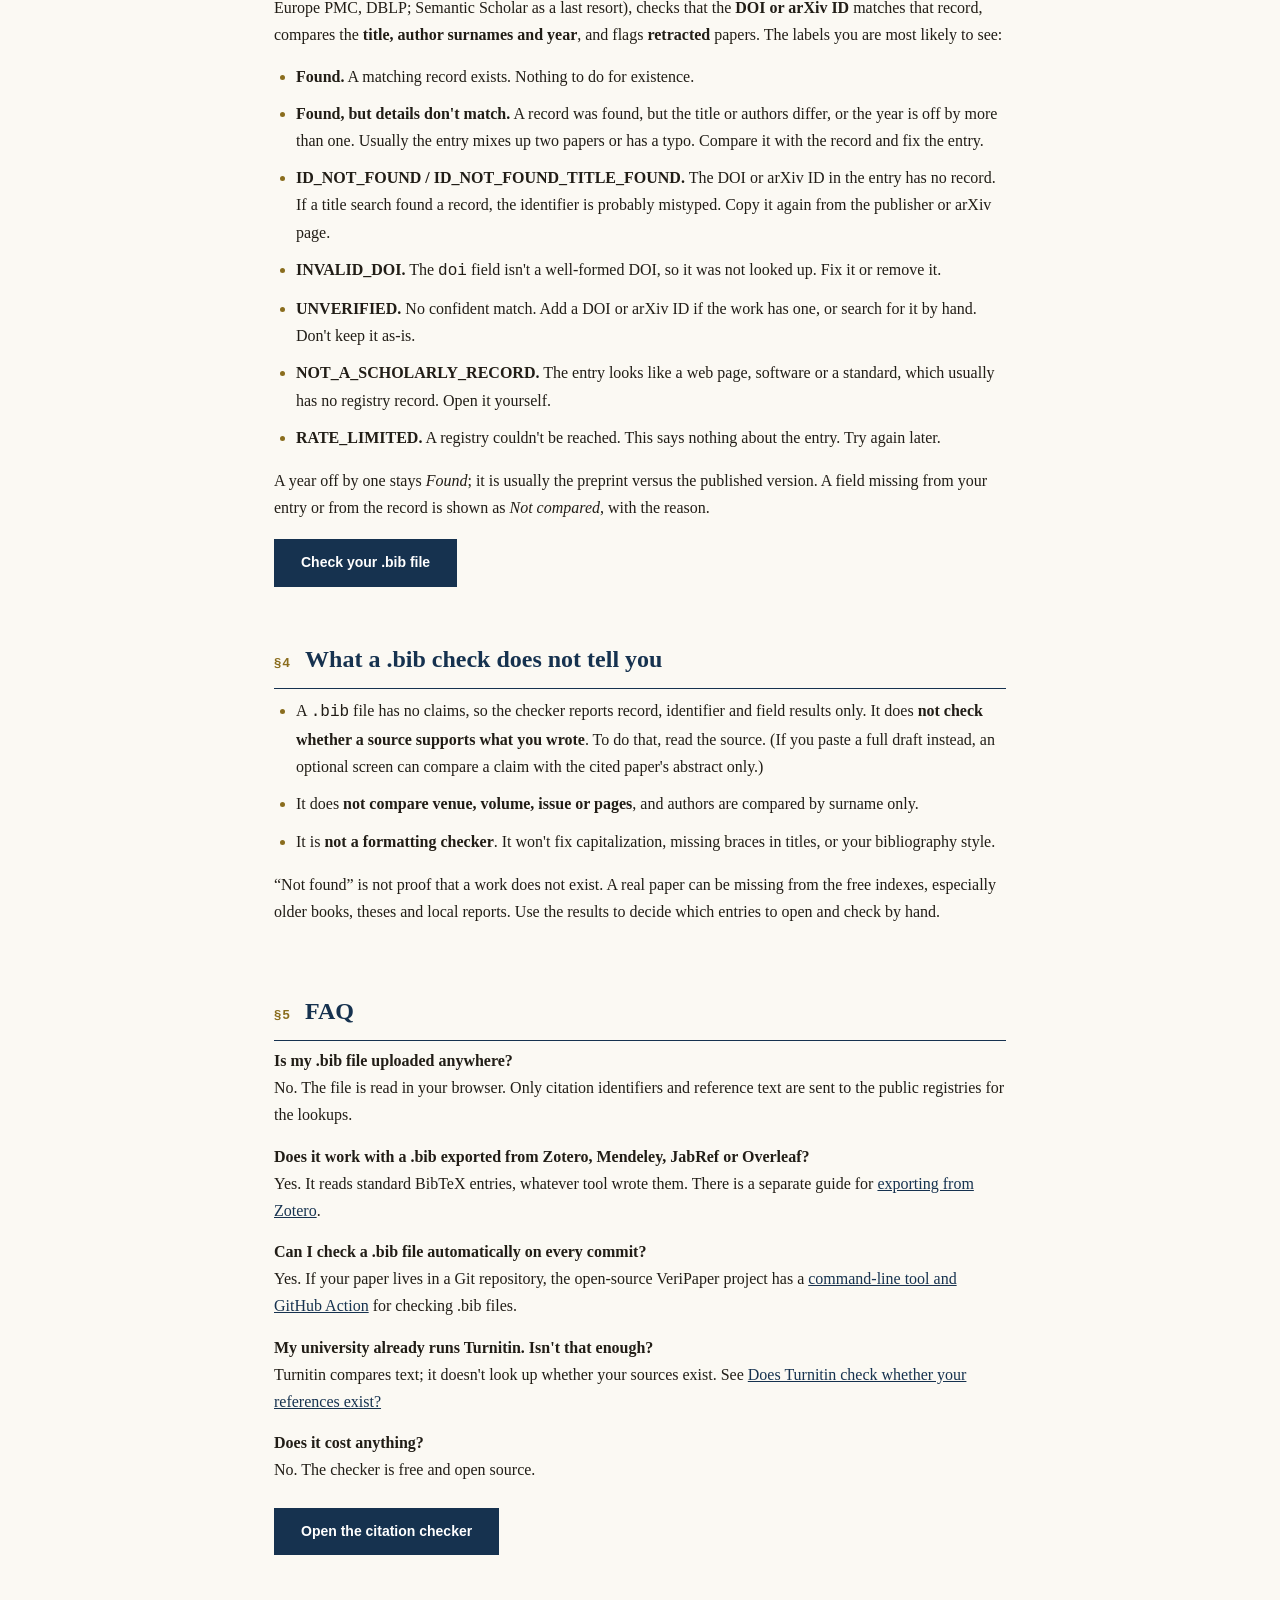
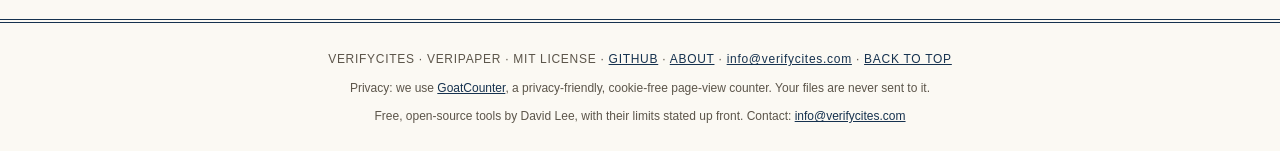
<file: papers/bibtex-reference-check/index.html>
<!DOCTYPE html>
<html lang="en">
<head>
<meta charset="UTF-8">
<meta name="viewport" content="width=device-width, initial-scale=1.0">
<title>How to Check a BibTeX (.bib) File for References That Don't Exist | VeriPaper</title>
<meta name="description" content="LaTeX compiles a .bib entry whether or not the work exists. How to look up every entry's record, DOI, title, authors and year before you submit, for free.">
<link rel="canonical" href="https://verifycites.com/papers/bibtex-reference-check/">
<meta property="og:type" content="website">
<meta property="og:site_name" content="VerifyCites">
<meta property="og:title" content="How to Check a BibTeX (.bib) File for References That Don't Exist | VeriPaper">
<meta property="og:description" content="LaTeX compiles a .bib entry whether or not the work exists. How to look up every entry's record, DOI, title, authors and year before you submit, for free.">
<meta property="og:url" content="https://verifycites.com/papers/bibtex-reference-check/">
<meta property="og:locale" content="en_US">
<meta name="twitter:card" content="summary">
<meta name="twitter:title" content="How to Check a BibTeX (.bib) File for References That Don't Exist | VeriPaper">
<meta name="twitter:description" content="LaTeX compiles a .bib entry whether or not the work exists. How to look up every entry's record, DOI, title, authors and year before you submit, for free.">
<meta name="theme-color" content="#16324f">
<link rel="icon" type="image/svg+xml" href="../../verifycites-mark.svg">
<script type="application/ld+json">
{
  "@context": "https://schema.org",
  "@type": "WebPage",
  "name": "How to Check a BibTeX (.bib) File for References That Don't Exist | VeriPaper",
  "headline": "How to check a BibTeX file for references that don't exist",
  "description": "LaTeX compiles a .bib entry whether or not the work exists. How to look up every entry's record, DOI, title, authors and year before you submit, for free.",
  "url": "https://verifycites.com/papers/bibtex-reference-check/",
  "isPartOf": {
    "@type": "WebSite",
    "name": "VerifyCites",
    "url": "https://verifycites.com/"
  },
  "inLanguage": "en",
  "author": {
    "@type": "Person",
    "name": "David Lee"
  }
}
</script>
<style>
:root{
  --paper:#fbf9f3; --card:#fffdf8; --ink:#211d16; --ink-soft:#5c554a;
  --navy:#16324f; --navy-soft:#2a4a6b; --crimson:#8c2f1b; --bronze:#8a6d1d;
  --green:#2e6b46; --amber:#96690f; --grey:#6b7280;
  --line:#ddd2ba; --line-soft:#e9e1cc;
  --serif:Georgia,"Iowan Old Style","Times New Roman","Noto Serif",serif;
  --sans:-apple-system,BlinkMacSystemFont,"Segoe UI","Noto Sans",Helvetica,Arial,sans-serif;
}
*{box-sizing:border-box;margin:0;padding:0}
.skip-link{position:absolute;left:-999px;top:0;background:#fff;color:var(--navy);padding:8px 12px;z-index:100;font-family:var(--sans)}
.skip-link:focus{left:8px;top:8px}
body{background:var(--paper);color:var(--ink);font-family:var(--serif);
  line-height:1.7;-webkit-font-smoothing:antialiased}
.wrap{max-width:780px;margin:0 auto;padding:0 24px}
.masthead{border-bottom:4px double var(--navy);padding:26px 0 18px;text-align:center}
.masthead .journal{font-size:12px;letter-spacing:.42em;text-transform:uppercase;
  color:var(--navy);font-weight:700;font-family:var(--sans)}
.masthead .journal span{color:var(--bronze)}
.masthead .tagline{font-style:italic;color:var(--ink-soft);font-size:14px;margin-top:6px}
.masthead .meta{font-family:var(--sans);font-size:11.5px;color:var(--ink-soft);
  letter-spacing:.08em;margin-top:8px}
.masthead .meta a{color:var(--navy)}
.titleblock{padding:52px 0 10px;text-align:center}
.titleblock h1{font-size:clamp(30px,5.4vw,44px);line-height:1.28;color:var(--navy);
  font-weight:700;margin-bottom:14px}
.titleblock .byline{font-size:16px;color:var(--ink-soft);font-style:italic}
.btnrow{display:flex;gap:10px;flex-wrap:wrap;margin-top:12px;align-items:center;justify-content:center}
.btn{display:inline-block;padding:11px 26px;font-family:var(--sans);font-weight:600;
  font-size:14px;cursor:pointer;border:1px solid var(--navy);text-decoration:none}
.btn.primary{background:var(--navy);color:#fff}
.btn.primary:hover{background:var(--navy-soft)}
.hint{font-family:var(--sans);font-size:12.5px;color:var(--ink-soft);margin-top:10px;line-height:1.6}
section{padding:44px 0 8px}
.sec-head{display:flex;align-items:baseline;gap:14px;border-bottom:1px solid var(--navy);
  padding-bottom:8px;margin-bottom:6px}
.sec-no{font-family:var(--sans);font-size:13px;font-weight:700;color:var(--bronze);
  letter-spacing:.1em}
.sec-head h2{font-size:24px;color:var(--navy);font-weight:700}
.sec-lede{font-style:italic;color:var(--ink-soft);font-size:15px;margin:10px 0 22px}
.prose p{font-size:16px;margin:0 0 14px;color:var(--ink)}
.prose a{color:var(--navy)}
ol.tight,ul.tight{margin:8px 0 16px 22px;font-size:16px}
ol.tight li,ul.tight li{margin-bottom:10px}
ol.tight li::marker,ul.tight li::marker{color:var(--bronze);font-weight:700}
.toolcard{background:var(--card);border:1px solid var(--line);padding:24px;margin:0 0 16px}
footer{border-top:4px double var(--navy);margin-top:56px;padding:26px 0 40px;text-align:center}
footer .colophon{font-family:var(--sans);font-size:12px;color:var(--ink-soft);letter-spacing:.06em}
footer .colophon a{color:var(--navy)}
@media(max-width:640px){.wrap{padding:0 18px}.titleblock{padding:36px 0 6px}}
.back-to-top{position:fixed;right:14px;bottom:14px;z-index:20;padding:7px 11px;background:#fff;border:1px solid var(--line);font-family:var(--sans);font-size:13px;text-decoration:none;box-shadow:0 1px 4px rgba(0,0,0,.12);color:var(--navy)}
</style>
<link rel="stylesheet" href="../../site-nav.css">
</head>
<body>
<a class="skip-link" href="#main">Skip to content</a>
<header class="vc-nav" id="top">
  <div class="vc-nav-inner">
    <a class="vc-nav-brand" href="/">VerifyCites</a>
    <nav class="vc-nav-links" aria-label="Site">
      <a href="/">Home</a>
      <a href="/papers/?ref=seo-bibtex" aria-current="page">Papers</a>
    </nav>
  </div>
</header>

<header class="masthead"><div class="wrap">
  <div class="journal">Verify<span>Cites</span></div>
  <div class="tagline">A free, open-source citation checker for research drafts</div>
  <div class="meta">VeriPaper &nbsp;·&nbsp; MIT License &nbsp;·&nbsp; <a href="https://github.com/szzxli/veripaper">github.com/szzxli/veripaper</a></div>
</div></header>

<main id="main">
<div class="wrap">
<div class="titleblock">
  <h1>How to check a BibTeX file for references that don't exist</h1>
  <p class="byline">A .bib file can compile cleanly and still hold entries nobody can find. Here is how to check every entry before you submit.</p>
  <div class="btnrow" style="margin:26px 0 4px">
    <a class="btn primary" href="/papers/?ref=seo-bibtex">Check a .bib file</a>
  </div>
</div>

<section id="why" class="prose">
  <div class="sec-head"><span class="sec-no">§1</span><h2>Why a clean compile isn't enough</h2></div>
  <p class="sec-lede">LaTeX and BibTeX check that an entry is well-formed. They never check that the work behind it exists.</p>
  <p>A <code>.bib</code> file grows over years. Entries get copied from old projects, from a co-author's file, from a search result, or typed in by hand late at night. BibTeX will happily format an entry whose title was never published, whose DOI opens a different paper, or whose authors and year belong to something else. Nothing warns you until a reviewer or examiner tries to look it up.</p>
  <p>The fix is simple: before you submit, look up every entry you actually cite and confirm it points to a real record with the same title, authors and year.</p>
</section>

<section id="steps" class="prose">
  <div class="sec-head"><span class="sec-no">§2</span><h2>Check your .bib file in a few minutes</h2></div>
  <p class="sec-lede">The free <a href="/papers/?ref=seo-bibtex">/papers checker</a> reads a .bib file directly. No account, nothing to install.</p>
  <div class="toolcard">
    <ol class="tight">
      <li><strong>Get the file you actually cite from.</strong> In Overleaf, open the <code>.bib</code> file and copy its contents, or download the project and take the <code>.bib</code> from it. If you use a reference manager, export the collection for this paper as BibTeX. Checking only the entries in this paper is faster than checking your whole library.</li>
      <li><strong>Open the <a href="/papers/?ref=seo-bibtex">/papers checker</a></strong> and click <em>Upload .docx / .pdf / .bib</em>, or paste the file's contents into the text box. Pasted text that starts with an entry such as <code>@article{</code> is read as BibTeX.</li>
      <li><strong>Click <em>Check citations</em>.</strong> Each entry is looked up by its DOI or arXiv ID when it has one, and by its title and authors when it doesn't.</li>
      <li><strong>Work through anything that isn't plainly found.</strong> Each result is shown by citation key (for example <code>@smith2021</code>) with a label and a next step, so you know which entry to open in your editor.</li>
    </ol>
    <p class="hint" style="margin:0">The checker reads <code>@string</code> macros and skips <code>@comment</code> and <code>@preamble</code>. If two entries share a citation key, the second one is skipped and listed as a duplicate key, which is worth fixing anyway.</p>
  </div>
</section>

<section id="results" class="prose">
  <div class="sec-head"><span class="sec-no">§3</span><h2>What the results mean</h2></div>
  <p>For each entry, the checker looks for an <strong>existing record</strong> in public registries (Crossref, DataCite/arXiv, OpenAlex, Europe PMC, DBLP; Semantic Scholar as a last resort), checks that the <strong>DOI or arXiv ID</strong> matches that record, compares the <strong>title, author surnames and year</strong>, and flags <strong>retracted</strong> papers. The labels you are most likely to see:</p>
  <ul class="tight">
    <li><strong>Found.</strong> A matching record exists. Nothing to do for existence.</li>
    <li><strong>Found, but details don't match.</strong> A record was found, but the title or authors differ, or the year is off by more than one. Usually the entry mixes up two papers or has a typo. Compare it with the record and fix the entry.</li>
    <li><strong>ID_NOT_FOUND / ID_NOT_FOUND_TITLE_FOUND.</strong> The DOI or arXiv ID in the entry has no record. If a title search found a record, the identifier is probably mistyped. Copy it again from the publisher or arXiv page.</li>
    <li><strong>INVALID_DOI.</strong> The <code>doi</code> field isn't a well-formed DOI, so it was not looked up. Fix it or remove it.</li>
    <li><strong>UNVERIFIED.</strong> No confident match. Add a DOI or arXiv ID if the work has one, or search for it by hand. Don't keep it as-is.</li>
    <li><strong>NOT_A_SCHOLARLY_RECORD.</strong> The entry looks like a web page, software or a standard, which usually has no registry record. Open it yourself.</li>
    <li><strong>RATE_LIMITED.</strong> A registry couldn't be reached. This says nothing about the entry. Try again later.</li>
  </ul>
  <p>A year off by one stays <em>Found</em>; it is usually the preprint versus the published version. A field missing from your entry or from the record is shown as <em>Not compared</em>, with the reason.</p>
  <div class="btnrow" style="justify-content:flex-start;margin-top:18px">
    <a class="btn primary" href="/papers/?ref=seo-bibtex">Check your .bib file</a>
  </div>
</section>

<section id="limits" class="prose">
  <div class="sec-head"><span class="sec-no">§4</span><h2>What a .bib check does not tell you</h2></div>
  <ul class="tight">
    <li>A <code>.bib</code> file has no claims, so the checker reports record, identifier and field results only. It does <strong>not check whether a source supports what you wrote</strong>. To do that, read the source. (If you paste a full draft instead, an optional screen can compare a claim with the cited paper's abstract only.)</li>
    <li>It does <strong>not compare venue, volume, issue or pages</strong>, and authors are compared by surname only.</li>
    <li>It is <strong>not a formatting checker</strong>. It won't fix capitalization, missing braces in titles, or your bibliography style.</li>
  </ul>
  <p>“Not found” is not proof that a work does not exist. A real paper can be missing from the free indexes, especially older books, theses and local reports. Use the results to decide which entries to open and check by hand.</p>
</section>

<section id="faq" class="prose">
  <div class="sec-head"><span class="sec-no">§5</span><h2>FAQ</h2></div>
  <p><strong>Is my .bib file uploaded anywhere?</strong><br>No. The file is read in your browser. Only citation identifiers and reference text are sent to the public registries for the lookups.</p>
  <p><strong>Does it work with a .bib exported from Zotero, Mendeley, JabRef or Overleaf?</strong><br>Yes. It reads standard BibTeX entries, whatever tool wrote them. There is a separate guide for <a href="/papers/zotero-citation-check/">exporting from Zotero</a>.</p>
  <p><strong>Can I check a .bib file automatically on every commit?</strong><br>Yes. If your paper lives in a Git repository, the open-source VeriPaper project has a <a href="https://github.com/szzxli/veripaper#check-bib-files-in-ci-github-action--cli" rel="noopener">command-line tool and GitHub Action</a> for checking .bib files.</p>
  <p><strong>My university already runs Turnitin. Isn't that enough?</strong><br>Turnitin compares text; it doesn't look up whether your sources exist. See <a href="/papers/turnitin-reference-check/">Does Turnitin check whether your references exist?</a></p>
  <p><strong>Does it cost anything?</strong><br>No. The checker is free and open source.</p>
  <div class="btnrow" style="justify-content:flex-start;margin-top:24px">
    <a class="btn primary" href="/papers/?ref=seo-bibtex">Open the citation checker</a>
  </div>
</section>
</div>
</main>


<a href="#top" class="back-to-top" aria-label="Back to top">↑ Top</a>
<footer><div class="wrap">
  <div class="colophon">VERIFYCITES · VERIPAPER · MIT LICENSE · <a href="https://github.com/szzxli/veripaper">GITHUB</a> · <a href="/about/">ABOUT</a> · <a href="mailto:info@verifycites.com">info@verifycites.com</a> · <a href="#top">BACK TO TOP</a></div>
  <p class="colophon" style="margin-top:8px;text-transform:none;letter-spacing:0">Privacy: we use <a href="https://www.goatcounter.com" rel="noopener">GoatCounter</a>, a privacy-friendly, cookie-free page-view counter. Your files are never sent to it.</p>
  <p class="colophon" style="margin-top:8px;text-transform:none;letter-spacing:0">Free, open-source tools by David Lee, with their limits stated up front. Contact: <a href="mailto:info@verifycites.com">info@verifycites.com</a></p>
</div></footer>

<script src="../../site-nav.js"></script>
<script>/* GoatCounter loader: test visits are never counted. ?nocount=1 turns counting off in this browser (localStorage skipgc=t, GoatCounter's own flag; ?nocount=0 turns it back on); URLs with v=, cb=, cachebust, _= or nocount are skipped too. */
(function(w,d,l){var q=l.search,skip=/[?&](v|cb|_|nocount)=|[?&]cachebust/i.test(q);try{var s=w.localStorage;if(/[?&]nocount=1(&|$)/.test(q))s.setItem('skipgc','t');if(/[?&]nocount=0(&|$)/.test(q))s.removeItem('skipgc');if(s.getItem('skipgc')==='t')skip=true}catch(e){}w.gcSkip=skip;if(skip)return;var g=d.createElement('script');g.async=true;g.src='https://gc.zgo.at/count.js';g.setAttribute('data-goatcounter','https://szzxli.goatcounter.com/count');(d.head||d.documentElement).appendChild(g)})(window,document,location);</script>
</body>
</html>
</file>
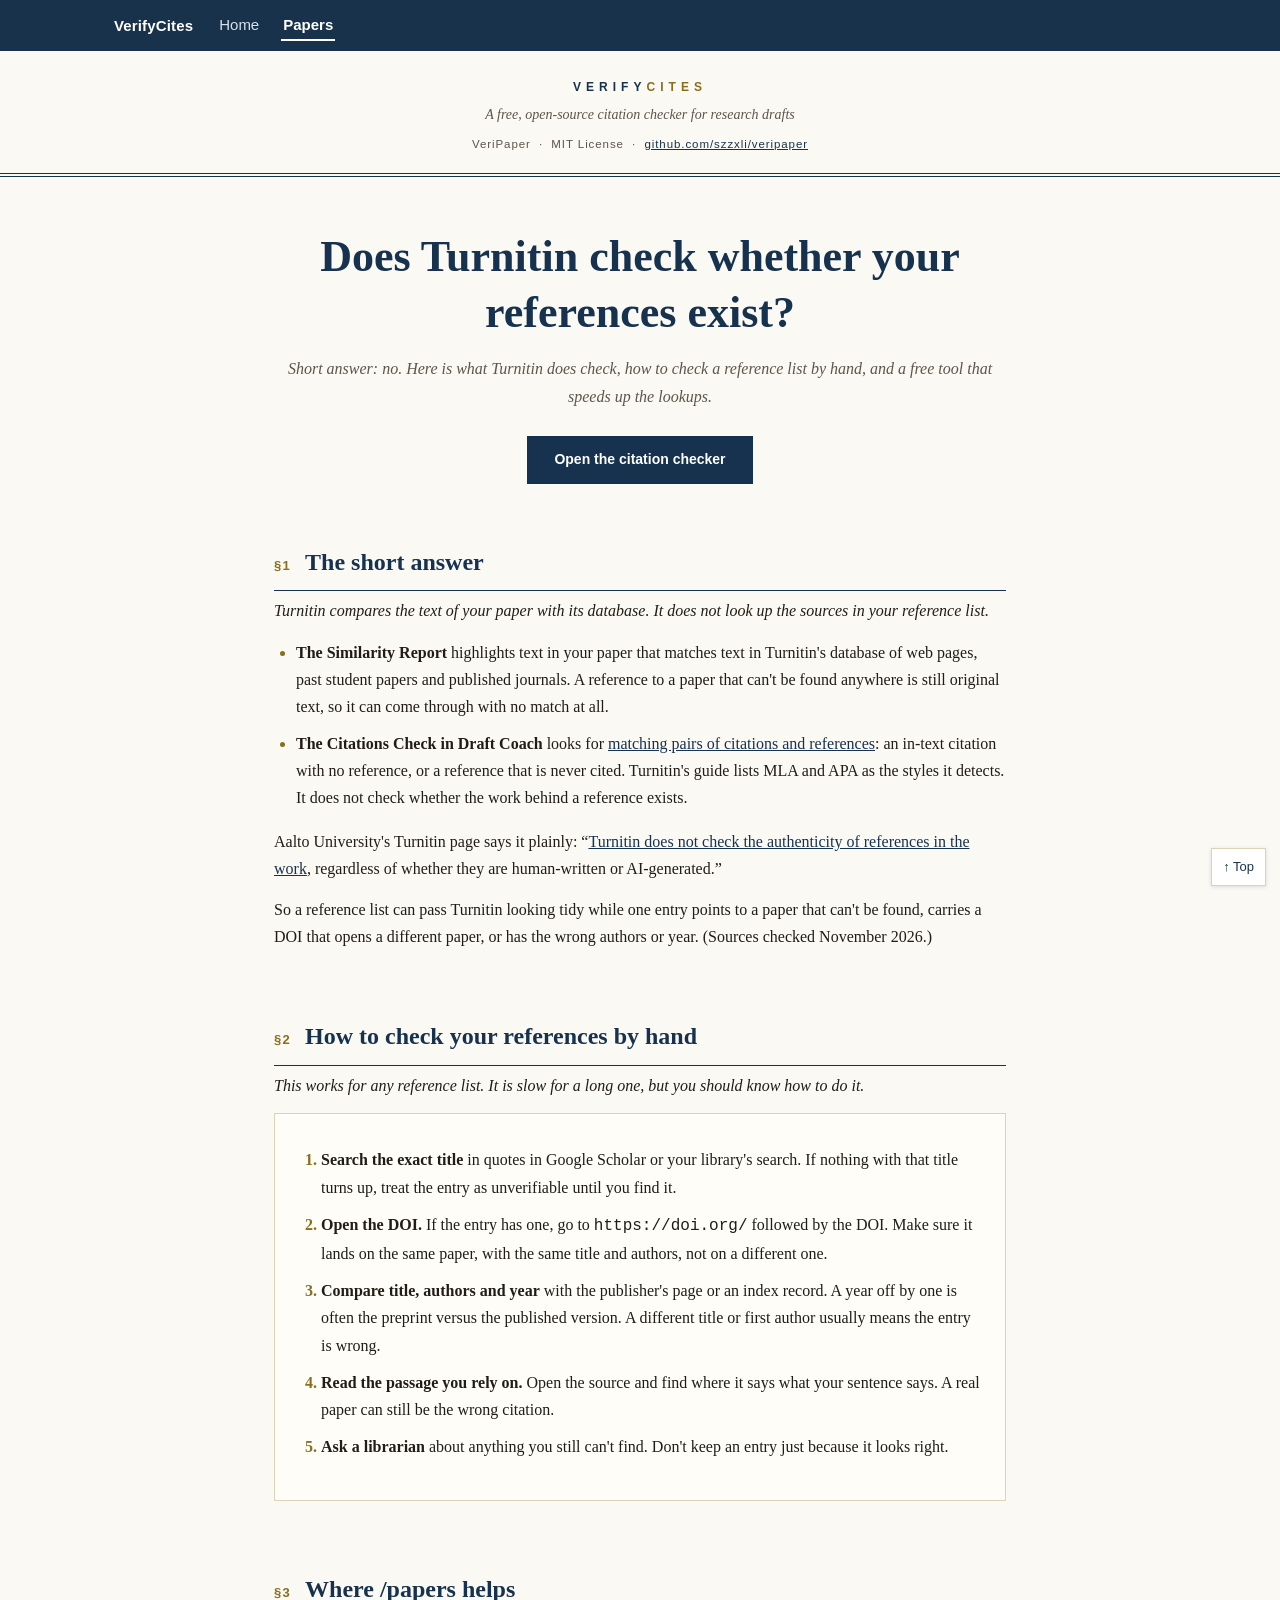
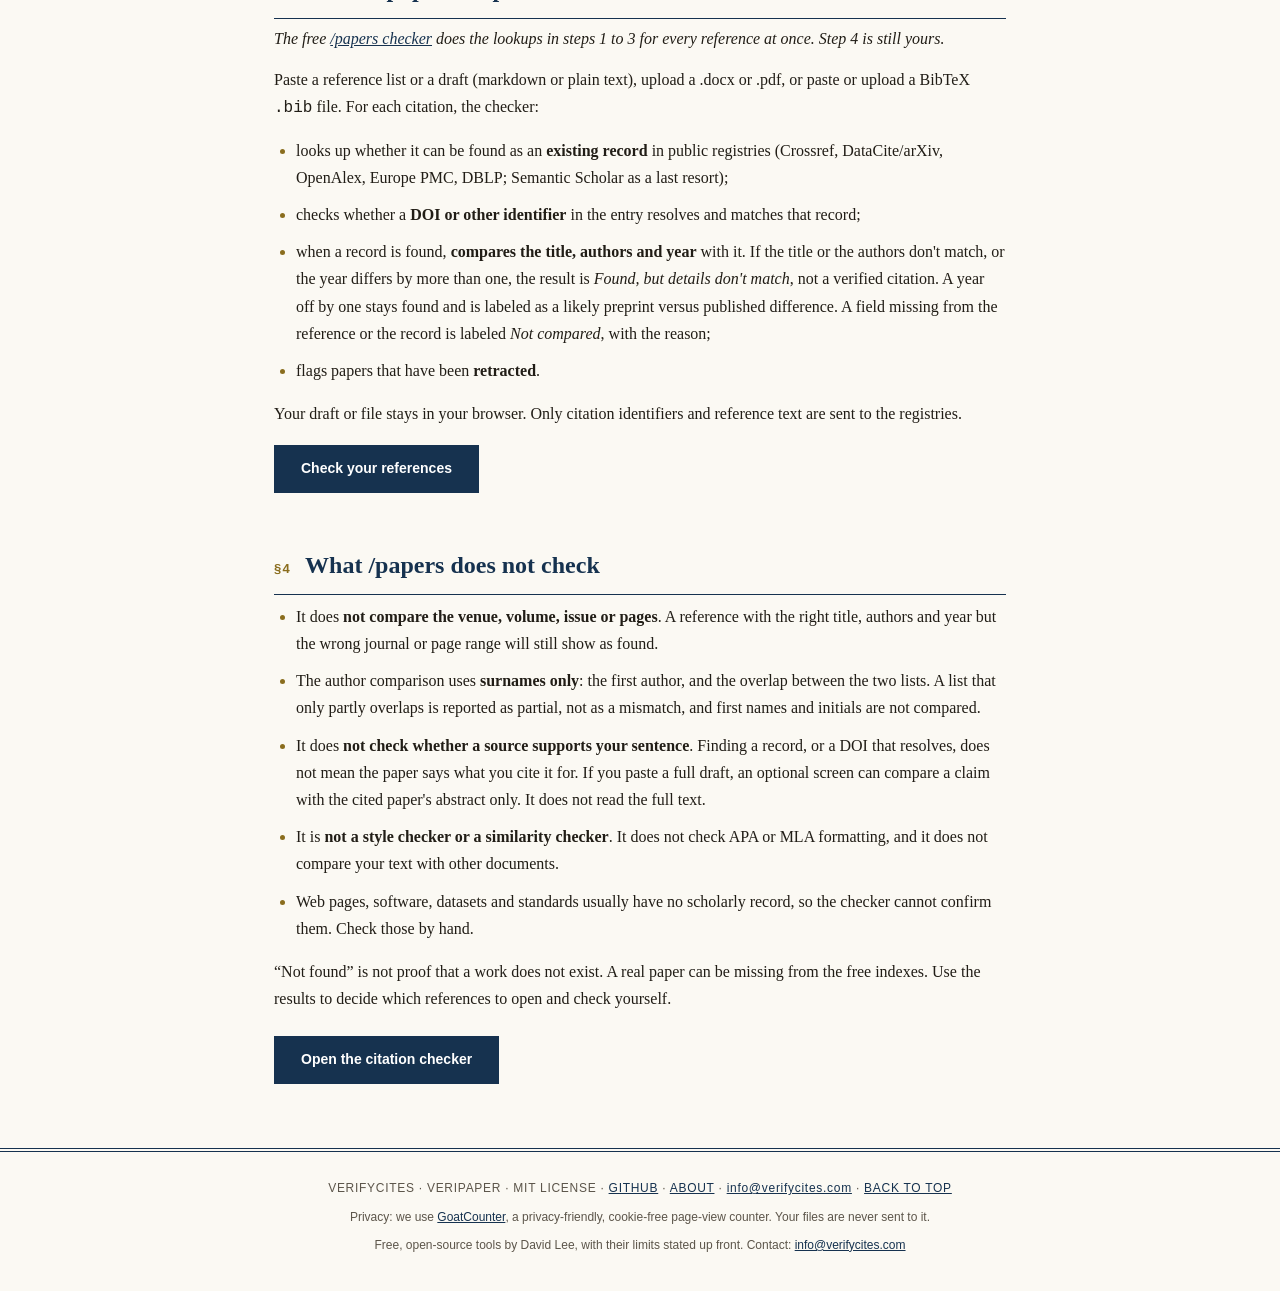
<file: papers/turnitin-reference-check/index.html>
<!DOCTYPE html>
<html lang="en">
<head>
<meta charset="UTF-8">
<meta name="viewport" content="width=device-width, initial-scale=1.0">
<title>Does Turnitin Check Whether Your References Are Real? | VeriPaper</title>
<meta name="description" content="No. Turnitin matches text and pairs citations with references, but it doesn't look up whether each source exists. How to check your reference list yourself.">
<link rel="canonical" href="https://verifycites.com/papers/turnitin-reference-check/">
<meta property="og:type" content="website">
<meta property="og:site_name" content="VerifyCites">
<meta property="og:title" content="Does Turnitin Check Whether Your References Are Real? | VeriPaper">
<meta property="og:description" content="No. Turnitin matches text and pairs citations with references, but it doesn't look up whether each source exists. How to check your reference list yourself.">
<meta property="og:url" content="https://verifycites.com/papers/turnitin-reference-check/">
<meta property="og:locale" content="en_US">
<meta name="twitter:card" content="summary">
<meta name="twitter:title" content="Does Turnitin Check Whether Your References Are Real? | VeriPaper">
<meta name="twitter:description" content="No. Turnitin matches text and pairs citations with references, but it doesn't look up whether each source exists. How to check your reference list yourself.">
<meta name="theme-color" content="#16324f">
<link rel="icon" type="image/svg+xml" href="../../verifycites-mark.svg">
<script type="application/ld+json">
{
  "@context": "https://schema.org",
  "@type": "WebPage",
  "name": "Does Turnitin Check Whether Your References Are Real? | VeriPaper",
  "headline": "Does Turnitin check whether your references exist?",
  "description": "No. Turnitin matches text and pairs citations with references, but it doesn't look up whether each source exists. How to check your reference list yourself.",
  "url": "https://verifycites.com/papers/turnitin-reference-check/",
  "isPartOf": {
    "@type": "WebSite",
    "name": "VerifyCites",
    "url": "https://verifycites.com/"
  },
  "inLanguage": "en",
  "author": {
    "@type": "Person",
    "name": "David Lee"
  }
}
</script>
<style>
:root{
  --paper:#fbf9f3; --card:#fffdf8; --ink:#211d16; --ink-soft:#5c554a;
  --navy:#16324f; --navy-soft:#2a4a6b; --crimson:#8c2f1b; --bronze:#8a6d1d;
  --green:#2e6b46; --amber:#96690f; --grey:#6b7280;
  --line:#ddd2ba; --line-soft:#e9e1cc;
  --serif:Georgia,"Iowan Old Style","Times New Roman","Noto Serif",serif;
  --sans:-apple-system,BlinkMacSystemFont,"Segoe UI","Noto Sans",Helvetica,Arial,sans-serif;
}
*{box-sizing:border-box;margin:0;padding:0}
.skip-link{position:absolute;left:-999px;top:0;background:#fff;color:var(--navy);padding:8px 12px;z-index:100;font-family:var(--sans)}
.skip-link:focus{left:8px;top:8px}
body{background:var(--paper);color:var(--ink);font-family:var(--serif);
  line-height:1.7;-webkit-font-smoothing:antialiased}
.wrap{max-width:780px;margin:0 auto;padding:0 24px}
.masthead{border-bottom:4px double var(--navy);padding:26px 0 18px;text-align:center}
.masthead .journal{font-size:12px;letter-spacing:.42em;text-transform:uppercase;
  color:var(--navy);font-weight:700;font-family:var(--sans)}
.masthead .journal span{color:var(--bronze)}
.masthead .tagline{font-style:italic;color:var(--ink-soft);font-size:14px;margin-top:6px}
.masthead .meta{font-family:var(--sans);font-size:11.5px;color:var(--ink-soft);
  letter-spacing:.08em;margin-top:8px}
.masthead .meta a{color:var(--navy)}
.titleblock{padding:52px 0 10px;text-align:center}
.titleblock h1{font-size:clamp(30px,5.4vw,44px);line-height:1.28;color:var(--navy);
  font-weight:700;margin-bottom:14px}
.titleblock .byline{font-size:16px;color:var(--ink-soft);font-style:italic}
.btnrow{display:flex;gap:10px;flex-wrap:wrap;margin-top:12px;align-items:center;justify-content:center}
.btn{display:inline-block;padding:11px 26px;font-family:var(--sans);font-weight:600;
  font-size:14px;cursor:pointer;border:1px solid var(--navy);text-decoration:none}
.btn.primary{background:var(--navy);color:#fff}
.btn.primary:hover{background:var(--navy-soft)}
.hint{font-family:var(--sans);font-size:12.5px;color:var(--ink-soft);margin-top:10px;line-height:1.6}
section{padding:44px 0 8px}
.sec-head{display:flex;align-items:baseline;gap:14px;border-bottom:1px solid var(--navy);
  padding-bottom:8px;margin-bottom:6px}
.sec-no{font-family:var(--sans);font-size:13px;font-weight:700;color:var(--bronze);
  letter-spacing:.1em}
.sec-head h2{font-size:24px;color:var(--navy);font-weight:700}
.sec-lede{font-style:italic;color:var(--ink-soft);font-size:15px;margin:10px 0 22px}
.prose p{font-size:16px;margin:0 0 14px;color:var(--ink)}
.prose a{color:var(--navy)}
ol.tight,ul.tight{margin:8px 0 16px 22px;font-size:16px}
ol.tight li,ul.tight li{margin-bottom:10px}
ol.tight li::marker,ul.tight li::marker{color:var(--bronze);font-weight:700}
.toolcard{background:var(--card);border:1px solid var(--line);padding:24px;margin:0 0 16px}
footer{border-top:4px double var(--navy);margin-top:56px;padding:26px 0 40px;text-align:center}
footer .colophon{font-family:var(--sans);font-size:12px;color:var(--ink-soft);letter-spacing:.06em}
footer .colophon a{color:var(--navy)}
@media(max-width:640px){.wrap{padding:0 18px}.titleblock{padding:36px 0 6px}}
.back-to-top{position:fixed;right:14px;bottom:14px;z-index:20;padding:7px 11px;background:#fff;border:1px solid var(--line);font-family:var(--sans);font-size:13px;text-decoration:none;box-shadow:0 1px 4px rgba(0,0,0,.12);color:var(--navy)}
</style>
<link rel="stylesheet" href="../../site-nav.css">
</head>
<body>
<a class="skip-link" href="#main">Skip to content</a>
<header class="vc-nav" id="top">
  <div class="vc-nav-inner">
    <a class="vc-nav-brand" href="/">VerifyCites</a>
    <nav class="vc-nav-links" aria-label="Site">
      <a href="/">Home</a>
      <a href="/papers/?ref=seo-citecheck" aria-current="page">Papers</a>
    </nav>
  </div>
</header>

<header class="masthead"><div class="wrap">
  <div class="journal">Verify<span>Cites</span></div>
  <div class="tagline">A free, open-source citation checker for research drafts</div>
  <div class="meta">VeriPaper &nbsp;·&nbsp; MIT License &nbsp;·&nbsp; <a href="https://github.com/szzxli/veripaper">github.com/szzxli/veripaper</a></div>
</div></header>

<main id="main">
<div class="wrap">
<div class="titleblock">
  <h1>Does Turnitin check whether your references exist?</h1>
  <p class="byline">Short answer: no. Here is what Turnitin does check, how to check a reference list by hand, and a free tool that speeds up the lookups.</p>
  <div class="btnrow" style="margin:26px 0 4px">
    <a class="btn primary" href="/papers/?ref=seo-citecheck">Open the citation checker</a>
  </div>
</div>

<section id="answer" class="prose">
  <div class="sec-head"><span class="sec-no">§1</span><h2>The short answer</h2></div>
  <p class="sec-lede">Turnitin compares the text of your paper with its database. It does not look up the sources in your reference list.</p>
  <ul class="tight">
    <li><strong>The Similarity Report</strong> highlights text in your paper that matches text in Turnitin's database of web pages, past student papers and published journals. A reference to a paper that can't be found anywhere is still original text, so it can come through with no match at all.</li>
    <li><strong>The Citations Check in Draft Coach</strong> looks for <a href="https://guides.turnitin.com/hc/en-us/articles/21993429763469-Understanding-your-Draft-Coach-reports" rel="noopener">matching pairs of citations and references</a>: an in-text citation with no reference, or a reference that is never cited. Turnitin's guide lists MLA and APA as the styles it detects. It does not check whether the work behind a reference exists.</li>
  </ul>
  <p>Aalto University's Turnitin page says it plainly: “<a href="https://www.aalto.fi/en/services/turnitin-originality-check-and-feedback" rel="noopener">Turnitin does not check the authenticity of references in the work</a>, regardless of whether they are human-written or AI-generated.”</p>
  <p>So a reference list can pass Turnitin looking tidy while one entry points to a paper that can't be found, carries a DOI that opens a different paper, or has the wrong authors or year. (Sources checked November 2026.)</p>
</section>

<section id="by-hand" class="prose">
  <div class="sec-head"><span class="sec-no">§2</span><h2>How to check your references by hand</h2></div>
  <p class="sec-lede">This works for any reference list. It is slow for a long one, but you should know how to do it.</p>
  <div class="toolcard">
    <ol class="tight">
      <li><strong>Search the exact title</strong> in quotes in Google Scholar or your library's search. If nothing with that title turns up, treat the entry as unverifiable until you find it.</li>
      <li><strong>Open the DOI.</strong> If the entry has one, go to <code>https://doi.org/</code> followed by the DOI. Make sure it lands on the same paper, with the same title and authors, not on a different one.</li>
      <li><strong>Compare title, authors and year</strong> with the publisher's page or an index record. A year off by one is often the preprint versus the published version. A different title or first author usually means the entry is wrong.</li>
      <li><strong>Read the passage you rely on.</strong> Open the source and find where it says what your sentence says. A real paper can still be the wrong citation.</li>
      <li><strong>Ask a librarian</strong> about anything you still can't find. Don't keep an entry just because it looks right.</li>
    </ol>
  </div>
</section>

<section id="papers" class="prose">
  <div class="sec-head"><span class="sec-no">§3</span><h2>Where /papers helps</h2></div>
  <p class="sec-lede">The free <a href="/papers/?ref=seo-citecheck">/papers checker</a> does the lookups in steps 1 to 3 for every reference at once. Step 4 is still yours.</p>
  <p>Paste a reference list or a draft (markdown or plain text), upload a .docx or .pdf, or paste or upload a BibTeX <code>.bib</code> file. For each citation, the checker:</p>
  <ul class="tight">
    <li>looks up whether it can be found as an <strong>existing record</strong> in public registries (Crossref, DataCite/arXiv, OpenAlex, Europe PMC, DBLP; Semantic Scholar as a last resort);</li>
    <li>checks whether a <strong>DOI or other identifier</strong> in the entry resolves and matches that record;</li>
    <li>when a record is found, <strong>compares the title, authors and year</strong> with it. If the title or the authors don't match, or the year differs by more than one, the result is <em>Found, but details don't match</em>, not a verified citation. A year off by one stays found and is labeled as a likely preprint versus published difference. A field missing from the reference or the record is labeled <em>Not compared</em>, with the reason;</li>
    <li>flags papers that have been <strong>retracted</strong>.</li>
  </ul>
  <p>Your draft or file stays in your browser. Only citation identifiers and reference text are sent to the registries.</p>
  <div class="btnrow" style="justify-content:flex-start;margin-top:18px">
    <a class="btn primary" href="/papers/?ref=seo-citecheck">Check your references</a>
  </div>
</section>

<section id="limits" class="prose">
  <div class="sec-head"><span class="sec-no">§4</span><h2>What /papers does not check</h2></div>
  <ul class="tight">
    <li>It does <strong>not compare the venue, volume, issue or pages</strong>. A reference with the right title, authors and year but the wrong journal or page range will still show as found.</li>
    <li>The author comparison uses <strong>surnames only</strong>: the first author, and the overlap between the two lists. A list that only partly overlaps is reported as partial, not as a mismatch, and first names and initials are not compared.</li>
    <li>It does <strong>not check whether a source supports your sentence</strong>. Finding a record, or a DOI that resolves, does not mean the paper says what you cite it for. If you paste a full draft, an optional screen can compare a claim with the cited paper's abstract only. It does not read the full text.</li>
    <li>It is <strong>not a style checker or a similarity checker</strong>. It does not check APA or MLA formatting, and it does not compare your text with other documents.</li>
    <li>Web pages, software, datasets and standards usually have no scholarly record, so the checker cannot confirm them. Check those by hand.</li>
  </ul>
  <p>“Not found” is not proof that a work does not exist. A real paper can be missing from the free indexes. Use the results to decide which references to open and check yourself.</p>
  <div class="btnrow" style="justify-content:flex-start;margin-top:24px">
    <a class="btn primary" href="/papers/?ref=seo-citecheck">Open the citation checker</a>
  </div>
</section>
</div>
</main>

<a href="#top" class="back-to-top" aria-label="Back to top">↑ Top</a>
<footer><div class="wrap">
  <div class="colophon">VERIFYCITES · VERIPAPER · MIT LICENSE · <a href="https://github.com/szzxli/veripaper">GITHUB</a> · <a href="/about/">ABOUT</a> · <a href="mailto:info@verifycites.com">info@verifycites.com</a> · <a href="#top">BACK TO TOP</a></div>
  <p class="colophon" style="margin-top:8px;text-transform:none;letter-spacing:0">Privacy: we use <a href="https://www.goatcounter.com" rel="noopener">GoatCounter</a>, a privacy-friendly, cookie-free page-view counter. Your files are never sent to it.</p>
  <p class="colophon" style="margin-top:8px;text-transform:none;letter-spacing:0">Free, open-source tools by David Lee, with their limits stated up front. Contact: <a href="mailto:info@verifycites.com">info@verifycites.com</a></p>
</div></footer>

<script src="../../site-nav.js"></script>
<script>/* GoatCounter loader: test visits are never counted. ?nocount=1 turns counting off in this browser (localStorage skipgc=t, GoatCounter's own flag; ?nocount=0 turns it back on); URLs with v=, cb=, cachebust, _= or nocount are skipped too. */
(function(w,d,l){var q=l.search,skip=/[?&](v|cb|_|nocount)=|[?&]cachebust/i.test(q);try{var s=w.localStorage;if(/[?&]nocount=1(&|$)/.test(q))s.setItem('skipgc','t');if(/[?&]nocount=0(&|$)/.test(q))s.removeItem('skipgc');if(s.getItem('skipgc')==='t')skip=true}catch(e){}w.gcSkip=skip;if(skip)return;var g=d.createElement('script');g.async=true;g.src='https://gc.zgo.at/count.js';g.setAttribute('data-goatcounter','https://szzxli.goatcounter.com/count');(d.head||d.documentElement).appendChild(g)})(window,document,location);</script>
</body>
</html>
</file>
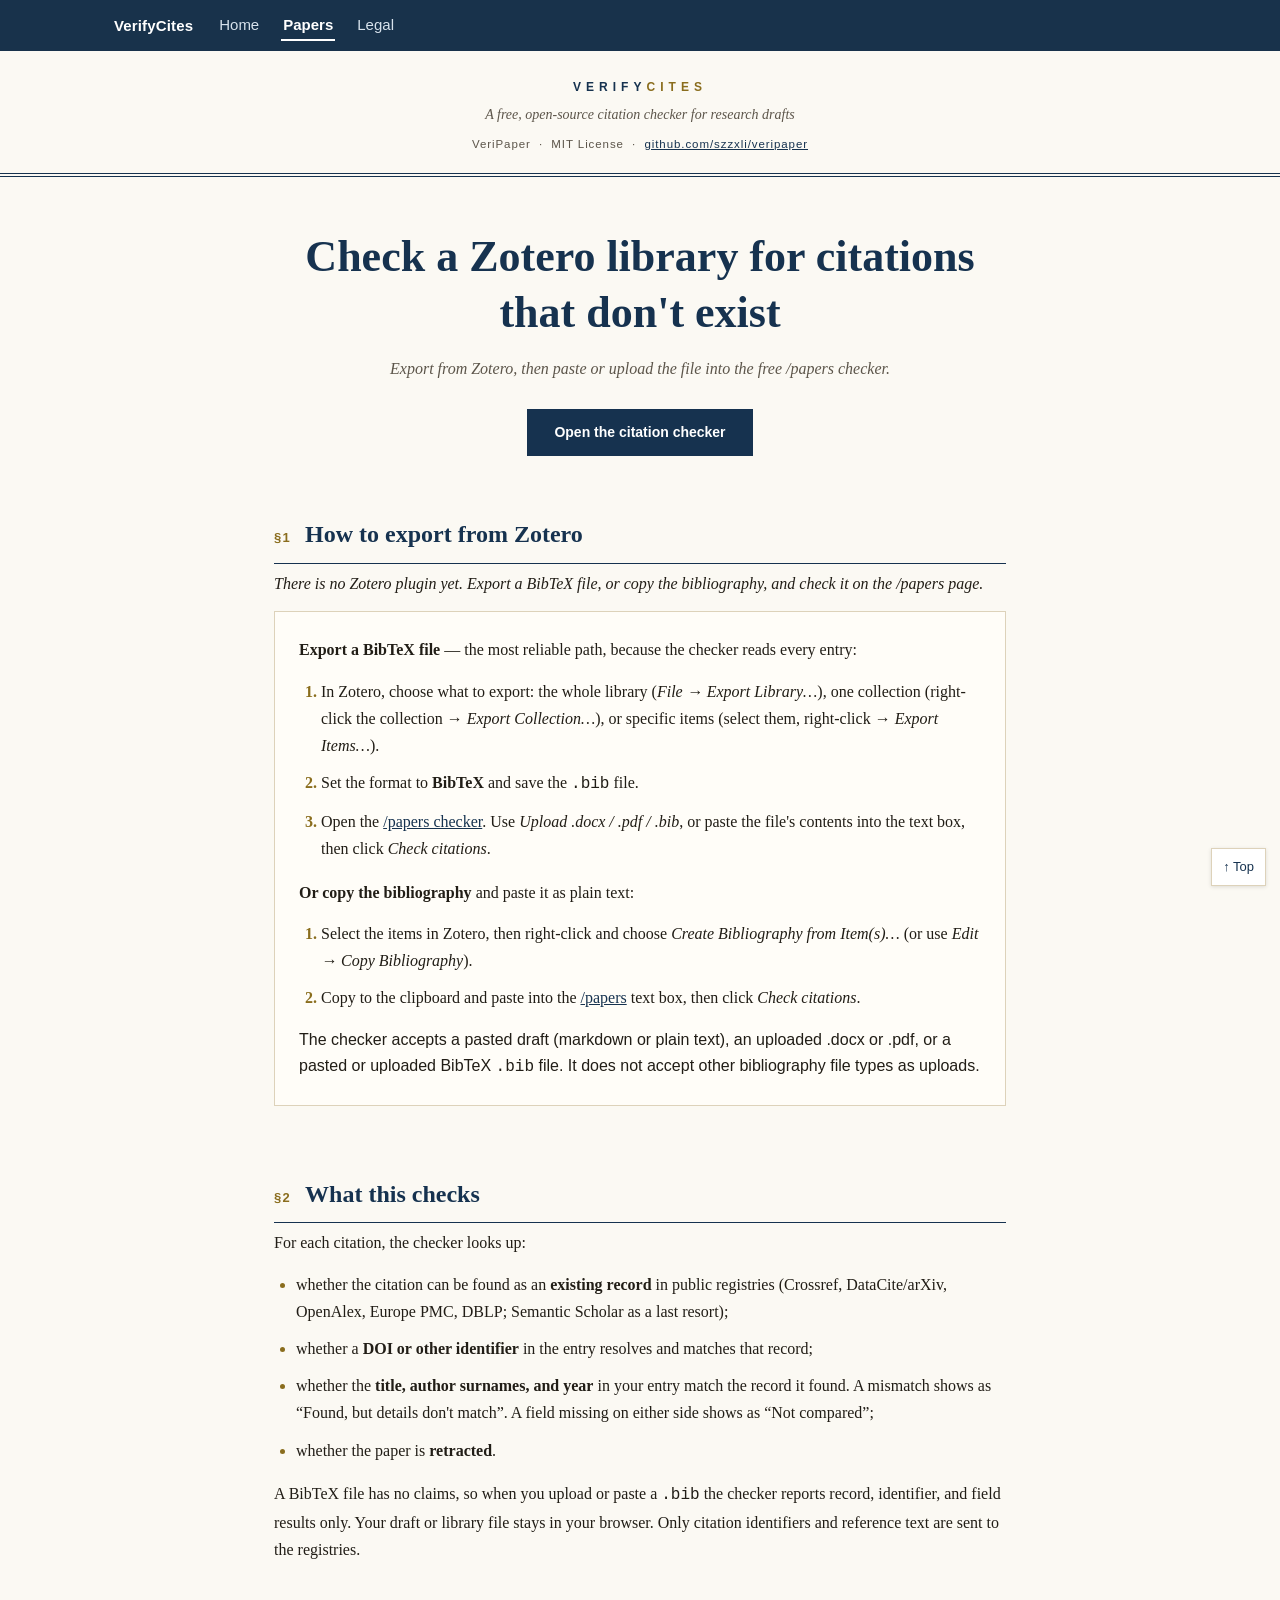
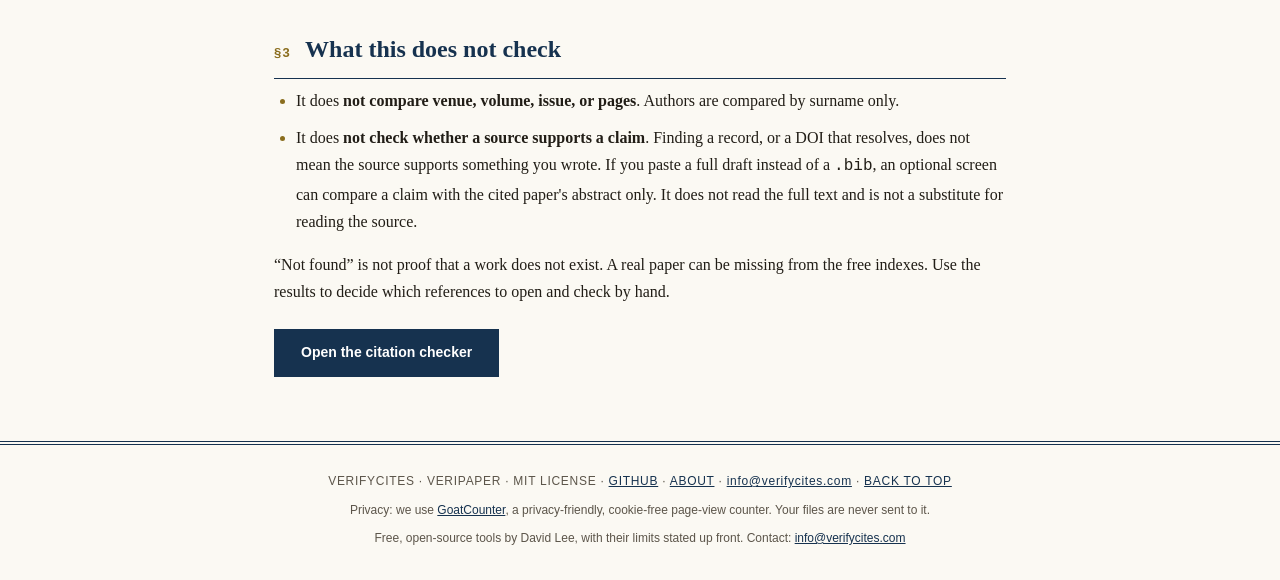
<file: papers/zotero-citation-check/index.html>
<!DOCTYPE html>
<html lang="en">
<head>
<meta charset="UTF-8">
<meta name="viewport" content="width=device-width, initial-scale=1.0">
<title>Check Your Zotero Library for Broken or Missing Citations | VeriPaper</title>
<meta name="description" content="Export a Zotero library as BibTeX or copy the bibliography into VeriPaper. It looks up whether each citation exists and whether its DOI resolves.">
<link rel="canonical" href="https://verifycites.com/papers/zotero-citation-check/">
<meta property="og:type" content="website">
<meta property="og:site_name" content="VerifyCites">
<meta property="og:title" content="Check Your Zotero Library for Broken or Missing Citations | VeriPaper">
<meta property="og:description" content="Export a Zotero library as BibTeX or copy the bibliography into VeriPaper. It looks up whether each citation exists and whether its DOI resolves.">
<meta property="og:url" content="https://verifycites.com/papers/zotero-citation-check/">
<meta property="og:locale" content="en_US">
<meta name="twitter:card" content="summary">
<meta name="twitter:title" content="Check Your Zotero Library for Broken or Missing Citations | VeriPaper">
<meta name="twitter:description" content="Export a Zotero library as BibTeX or copy the bibliography into VeriPaper. It looks up whether each citation exists and whether its DOI resolves.">
<meta name="theme-color" content="#16324f">
<link rel="icon" type="image/svg+xml" href="../../verifycites-mark.svg">
<script type="application/ld+json">
{
  "@context": "https://schema.org",
  "@type": "WebPage",
  "name": "Check Your Zotero Library for Broken or Missing Citations | VeriPaper",
  "headline": "Check a Zotero library for citations that don't exist",
  "description": "Export a Zotero library as BibTeX or copy the bibliography into VeriPaper. It looks up whether each citation exists and whether its DOI resolves.",
  "url": "https://verifycites.com/papers/zotero-citation-check/",
  "isPartOf": {
    "@type": "WebSite",
    "name": "VerifyCites",
    "url": "https://verifycites.com/"
  },
  "inLanguage": "en",
  "author": {
    "@type": "Person",
    "name": "David Lee"
  }
}
</script>
<style>
:root{
  --paper:#fbf9f3; --card:#fffdf8; --ink:#211d16; --ink-soft:#5c554a;
  --navy:#16324f; --navy-soft:#2a4a6b; --crimson:#8c2f1b; --bronze:#8a6d1d;
  --green:#2e6b46; --amber:#96690f; --grey:#6b7280;
  --line:#ddd2ba; --line-soft:#e9e1cc;
  --serif:Georgia,"Iowan Old Style","Times New Roman","Noto Serif",serif;
  --sans:-apple-system,BlinkMacSystemFont,"Segoe UI","Noto Sans",Helvetica,Arial,sans-serif;
}
*{box-sizing:border-box;margin:0;padding:0}
.skip-link{position:absolute;left:-999px;top:0;background:#fff;color:var(--navy);padding:8px 12px;z-index:100;font-family:var(--sans)}
.skip-link:focus{left:8px;top:8px}
body{background:var(--paper);color:var(--ink);font-family:var(--serif);
  line-height:1.7;-webkit-font-smoothing:antialiased}
.wrap{max-width:780px;margin:0 auto;padding:0 24px}
.masthead{border-bottom:4px double var(--navy);padding:26px 0 18px;text-align:center}
.masthead .journal{font-size:12px;letter-spacing:.42em;text-transform:uppercase;
  color:var(--navy);font-weight:700;font-family:var(--sans)}
.masthead .journal span{color:var(--bronze)}
.masthead .tagline{font-style:italic;color:var(--ink-soft);font-size:14px;margin-top:6px}
.masthead .meta{font-family:var(--sans);font-size:11.5px;color:var(--ink-soft);
  letter-spacing:.08em;margin-top:8px}
.masthead .meta a{color:var(--navy)}
.titleblock{padding:52px 0 10px;text-align:center}
.titleblock h1{font-size:clamp(30px,5.4vw,44px);line-height:1.28;color:var(--navy);
  font-weight:700;margin-bottom:14px}
.titleblock .byline{font-size:16px;color:var(--ink-soft);font-style:italic}
.btnrow{display:flex;gap:10px;flex-wrap:wrap;margin-top:12px;align-items:center;justify-content:center}
.btn{display:inline-block;padding:11px 26px;font-family:var(--sans);font-weight:600;
  font-size:14px;cursor:pointer;border:1px solid var(--navy);text-decoration:none}
.btn.primary{background:var(--navy);color:#fff}
.btn.primary:hover{background:var(--navy-soft)}
.hint{font-family:var(--sans);font-size:12.5px;color:var(--ink-soft);margin-top:10px;line-height:1.6}
section{padding:44px 0 8px}
.sec-head{display:flex;align-items:baseline;gap:14px;border-bottom:1px solid var(--navy);
  padding-bottom:8px;margin-bottom:6px}
.sec-no{font-family:var(--sans);font-size:13px;font-weight:700;color:var(--bronze);
  letter-spacing:.1em}
.sec-head h2{font-size:24px;color:var(--navy);font-weight:700}
.sec-lede{font-style:italic;color:var(--ink-soft);font-size:15px;margin:10px 0 22px}
.prose p{font-size:16px;margin:0 0 14px;color:var(--ink)}
.prose a{color:var(--navy)}
ol.tight,ul.tight{margin:8px 0 16px 22px;font-size:16px}
ol.tight li,ul.tight li{margin-bottom:10px}
ol.tight li::marker,ul.tight li::marker{color:var(--bronze);font-weight:700}
.toolcard{background:var(--card);border:1px solid var(--line);padding:24px;margin:0 0 16px}
footer{border-top:4px double var(--navy);margin-top:56px;padding:26px 0 40px;text-align:center}
footer .colophon{font-family:var(--sans);font-size:12px;color:var(--ink-soft);letter-spacing:.06em}
footer .colophon a{color:var(--navy)}
@media(max-width:640px){.wrap{padding:0 18px}.titleblock{padding:36px 0 6px}}
.back-to-top{position:fixed;right:14px;bottom:14px;z-index:20;padding:7px 11px;background:#fff;border:1px solid var(--line);font-family:var(--sans);font-size:13px;text-decoration:none;box-shadow:0 1px 4px rgba(0,0,0,.12);color:var(--navy)}
</style>
<link rel="stylesheet" href="../../site-nav.css">
</head>
<body>
<a class="skip-link" href="#main">Skip to content</a>
<header class="vc-nav" id="top">
  <div class="vc-nav-inner">
    <a class="vc-nav-brand" href="/">VerifyCites</a>
    <nav class="vc-nav-links" aria-label="Site">
      <a href="/">Home</a>
      <a href="/papers/" aria-current="page">Papers</a>
      <a href="/legal/">Legal</a>
    </nav>
  </div>
</header>

<header class="masthead"><div class="wrap">
  <div class="journal">Verify<span>Cites</span></div>
  <div class="tagline">A free, open-source citation checker for research drafts</div>
  <div class="meta">VeriPaper &nbsp;·&nbsp; MIT License &nbsp;·&nbsp; <a href="https://github.com/szzxli/veripaper">github.com/szzxli/veripaper</a></div>
</div></header>

<main id="main">
<div class="wrap">
<div class="titleblock">
  <h1>Check a Zotero library for citations that don't exist</h1>
  <p class="byline">Export from Zotero, then paste or upload the file into the free /papers checker.</p>
  <div class="btnrow" style="margin:26px 0 4px">
    <a class="btn primary" href="/papers/?ref=seo-zotero-check">Open the citation checker</a>
  </div>
</div>

<section id="export" class="prose">
  <div class="sec-head"><span class="sec-no">§1</span><h2>How to export from Zotero</h2></div>
  <p class="sec-lede">There is no Zotero plugin yet. Export a BibTeX file, or copy the bibliography, and check it on the /papers page.</p>
  <div class="toolcard">
    <p><strong>Export a BibTeX file</strong> — the most reliable path, because the checker reads every entry:</p>
    <ol class="tight">
      <li>In Zotero, choose what to export: the whole library (<em>File → Export Library…</em>), one collection (right-click the collection → <em>Export Collection…</em>), or specific items (select them, right-click → <em>Export Items…</em>).</li>
      <li>Set the format to <strong>BibTeX</strong> and save the <code>.bib</code> file.</li>
      <li>Open the <a href="/papers/?ref=seo-zotero-check">/papers checker</a>. Use <em>Upload .docx / .pdf / .bib</em>, or paste the file's contents into the text box, then click <em>Check citations</em>.</li>
    </ol>
    <p><strong>Or copy the bibliography</strong> and paste it as plain text:</p>
    <ol class="tight">
      <li>Select the items in Zotero, then right-click and choose <em>Create Bibliography from Item(s)…</em> (or use <em>Edit → Copy Bibliography</em>).</li>
      <li>Copy to the clipboard and paste into the <a href="/papers/?ref=seo-zotero-check">/papers</a> text box, then click <em>Check citations</em>.</li>
    </ol>
    <p class="hint" style="margin:0">The checker accepts a pasted draft (markdown or plain text), an uploaded .docx or .pdf, or a pasted or uploaded BibTeX <code>.bib</code> file. It does not accept other bibliography file types as uploads.</p>
  </div>
</section>

<section id="checks" class="prose">
  <div class="sec-head"><span class="sec-no">§2</span><h2>What this checks</h2></div>
  <p>For each citation, the checker looks up:</p>
  <ul class="tight">
    <li>whether the citation can be found as an <strong>existing record</strong> in public registries (Crossref, DataCite/arXiv, OpenAlex, Europe PMC, DBLP; Semantic Scholar as a last resort);</li>
    <li>whether a <strong>DOI or other identifier</strong> in the entry resolves and matches that record;</li>
    <li>whether the <strong>title, author surnames, and year</strong> in your entry match the record it found. A mismatch shows as “Found, but details don't match”. A field missing on either side shows as “Not compared”;</li>
    <li>whether the paper is <strong>retracted</strong>.</li>
  </ul>
  <p>A BibTeX file has no claims, so when you upload or paste a <code>.bib</code> the checker reports record, identifier, and field results only. Your draft or library file stays in your browser. Only citation identifiers and reference text are sent to the registries.</p>
</section>

<section id="limits" class="prose">
  <div class="sec-head"><span class="sec-no">§3</span><h2>What this does not check</h2></div>
  <ul class="tight">
    <li>It does <strong>not compare venue, volume, issue, or pages</strong>. Authors are compared by surname only.</li>
    <li>It does <strong>not check whether a source supports a claim</strong>. Finding a record, or a DOI that resolves, does not mean the source supports something you wrote. If you paste a full draft instead of a <code>.bib</code>, an optional screen can compare a claim with the cited paper's abstract only. It does not read the full text and is not a substitute for reading the source.</li>
  </ul>
  <p>“Not found” is not proof that a work does not exist. A real paper can be missing from the free indexes. Use the results to decide which references to open and check by hand.</p>
  <div class="btnrow" style="justify-content:flex-start;margin-top:24px">
    <a class="btn primary" href="/papers/?ref=seo-zotero-check">Open the citation checker</a>
  </div>
</section>
</div>
</main>

<a href="#top" class="back-to-top" aria-label="Back to top">↑ Top</a>
<footer><div class="wrap">
  <div class="colophon">VERIFYCITES · VERIPAPER · MIT LICENSE · <a href="https://github.com/szzxli/veripaper">GITHUB</a> · <a href="/about/">ABOUT</a> · <a href="mailto:info@verifycites.com">info@verifycites.com</a> · <a href="#top">BACK TO TOP</a></div>
  <p class="colophon" style="margin-top:8px;text-transform:none;letter-spacing:0">Privacy: we use <a href="https://www.goatcounter.com" rel="noopener">GoatCounter</a>, a privacy-friendly, cookie-free page-view counter. Your files are never sent to it.</p>
  <p class="colophon" style="margin-top:8px;text-transform:none;letter-spacing:0">Free, open-source tools by David Lee, with their limits stated up front. Contact: <a href="mailto:info@verifycites.com">info@verifycites.com</a></p>
</div></footer>

<script src="../../site-nav.js"></script>
<script>/* GoatCounter loader: test visits are never counted. ?nocount=1 turns counting off in this browser (localStorage skipgc=t, GoatCounter's own flag; ?nocount=0 turns it back on); URLs with v=, cb=, cachebust, _= or nocount are skipped too. */
(function(w,d,l){var q=l.search,skip=/[?&](v|cb|_|nocount)=|[?&]cachebust/i.test(q);try{var s=w.localStorage;if(/[?&]nocount=1(&|$)/.test(q))s.setItem('skipgc','t');if(/[?&]nocount=0(&|$)/.test(q))s.removeItem('skipgc');if(s.getItem('skipgc')==='t')skip=true}catch(e){}w.gcSkip=skip;if(skip)return;var g=d.createElement('script');g.async=true;g.src='https://gc.zgo.at/count.js';g.setAttribute('data-goatcounter','https://szzxli.goatcounter.com/count');(d.head||d.documentElement).appendChild(g)})(window,document,location);</script>
</body>
</html>
</file>
<file: home.css>
:root {
  font-family: Inter, ui-sans-serif, system-ui, -apple-system, BlinkMacSystemFont, "Segoe UI", sans-serif;
  color: #182a37;
  background: #f8f8f4;
  font-synthesis: none;
  text-rendering: optimizeLegibility;
  -webkit-font-smoothing: antialiased;
  -moz-osx-font-smoothing: grayscale;
  --ink: #182a37;
  --ink-soft: #36505d;
  --muted: #697a7e;
  --paper: #f8f8f4;
  --paper-strong: #fffefa;
  --line: #dce2de;
  --teal: #24786e;
  --teal-bright: #a7d9c4;
  --gold: #d8a755;
  --navy: #132c3a;
  --serif: "Iowan Old Style", "Palatino Linotype", "Book Antiqua", Georgia, "Times New Roman", serif;
}

* { box-sizing: border-box; }
html { scroll-behavior: smooth; scroll-padding-top: 96px; }
body { margin: 0; min-width: 320px; background: var(--paper); color: var(--ink); }
body, button, a { font-family: inherit; }
a { color: inherit; text-decoration: none; }
button, a { -webkit-tap-highlight-color: transparent; }
button:focus-visible, a:focus-visible { outline: 3px solid #69a99a; outline-offset: 4px; }
::selection { background: #b9e0d0; color: #102a36; }

.site-shell { overflow: hidden; }
.section-wrap, .header-inner, .signal-inner, .footer-inner { width: min(1160px, calc(100% - 64px)); margin-inline: auto; }
.site-header { position: sticky; z-index: 20; top: 0; height: 78px; border-bottom: 1px solid rgba(24, 42, 55, .09); background: rgba(248, 248, 244, .93); backdrop-filter: blur(16px); }
.header-inner { height: 100%; display: flex; align-items: center; justify-content: space-between; }
.brand { display: inline-flex; align-items: center; gap: 10px; min-width: max-content; }
.brand-mark { display: inline-flex; width: 33px; height: 33px; align-items: center; justify-content: center; color: var(--teal); }
.brand-mark svg { display: block; width: 100%; height: 100%; }
.brand-name { font-size: 19px; letter-spacing: -.065em; font-weight: 720; color: var(--ink); }
.brand-name span { color: var(--teal); font-weight: 560; }
.main-nav { display: flex; align-items: center; gap: clamp(24px, 3.5vw, 48px); margin-left: 60px; }
.main-nav a { color: #52656c; font-size: 13px; font-weight: 560; transition: color .18s ease; }
.main-nav a:hover { color: var(--teal); }
.header-cta { display: inline-flex; height: 42px; align-items: center; gap: 9px; padding: 0 16px; color: #fff; background: var(--navy); border-radius: 5px; font-size: 12px; font-weight: 650; transition: background .2s ease, transform .2s ease; }
.header-cta:hover, .button-primary:hover { background: #20564f; transform: translateY(-1px); }

.hero { position: relative; min-height: 620px; display: grid; grid-template-columns: 1.02fr .98fr; align-items: center; gap: 56px; padding-top: 69px; padding-bottom: 81px; }
.hero::before { content: ""; position: absolute; top: 50px; left: -170px; width: 330px; height: 330px; border: 1px solid rgba(36, 120, 110, .08); border-radius: 50%; pointer-events: none; }
.hero-copy { position: relative; z-index: 1; padding: 0 0 13px 18px; }
.eyebrow { display: flex; align-items: center; gap: 11px; color: var(--teal); font-size: 10px; letter-spacing: .145em; line-height: 1.4; font-weight: 750; text-transform: uppercase; }
.eyebrow-line { display: inline-block; width: 24px; height: 1px; background: var(--teal); }
h1, h2, h3, p { margin-top: 0; }
.hero h1 { max-width: 620px; margin: 23px 0 19px; font-family: var(--serif); font-size: clamp(53px, 5.5vw, 75px); font-weight: 500; line-height: .99; letter-spacing: -.055em; color: var(--ink); }
.hero h1 em, .section-heading h2 em, .approach-heading h2 em, .limits-heading h2 em { color: var(--teal); font-weight: 500; }
.hero-lede { max-width: 510px; margin: 0; color: #54676d; font-size: 16px; line-height: 1.75; letter-spacing: -.012em; }
.hero-actions { display: flex; align-items: center; flex-wrap: wrap; gap: 12px; margin-top: 27px; }
.button { display: inline-flex; min-height: 48px; justify-content: center; align-items: center; gap: 13px; padding: 0 19px; border-radius: 5px; font-size: 12px; font-weight: 690; transition: transform .2s ease, background .2s ease, border-color .2s ease; }
.button-primary { color: #fff; background: var(--navy); }
.button-secondary { color: var(--ink); border: 1px solid #cbd5d1; background: rgba(255, 255, 255, .32); }
.button-secondary:hover { border-color: var(--teal); background: #fffefa; transform: translateY(-1px); }
.hero-note { display: flex; align-items: center; gap: 8px; margin-top: 23px; color: #6c7b7b; font-size: 11px; font-weight: 510; }
.hero-note svg { color: var(--teal); }
.note-dot { width: 3px; height: 3px; border-radius: 50%; background: #aab9b3; margin-inline: 2px; }

.hero-art { position: relative; min-height: 435px; display: grid; place-items: center; isolation: isolate; }
.hero-art::before { content: ""; position: absolute; z-index: -2; width: 380px; height: 380px; border-radius: 50%; background: radial-gradient(circle, rgba(204, 226, 213, .75) 0%, rgba(224, 234, 224, .4) 48%, rgba(248, 248, 244, 0) 72%); }
.art-orbit { position: absolute; z-index: -1; border: 1px solid rgba(36, 120, 110, .16); border-radius: 50%; transform: rotate(-23deg); }
.art-orbit-one { width: 450px; height: 210px; }
.art-orbit-two { width: 415px; height: 245px; transform: rotate(51deg); border-color: rgba(24, 42, 55, .1); }
.review-card { position: relative; width: min(100%, 405px); padding: 24px 25px 18px; border: 1px solid rgba(24, 42, 55, .11); border-radius: 8px; background: var(--paper-strong); box-shadow: 0 23px 60px rgba(27, 52, 59, .11), 0 3px 8px rgba(27, 52, 59, .04); transform: rotate(-2deg); }
.review-card-top { display: flex; align-items: center; justify-content: space-between; padding-bottom: 19px; border-bottom: 1px solid #edf0eb; }
.review-kicker, .preview-label { display: inline-flex; align-items: center; gap: 7px; color: #627576; font-size: 8px; font-weight: 760; letter-spacing: .12em; }
.preview-label { color: #98a5a0; font-size: 7px; letter-spacing: .1em; }
.live-dot { width: 6px; height: 6px; border-radius: 50%; background: #5ca58d; box-shadow: 0 0 0 3px rgba(92, 165, 141, .13); }
.review-document { display: flex; align-items: center; gap: 13px; padding: 21px 0 20px; border-bottom: 1px solid #edf0eb; }
.document-icon { display: grid; place-items: center; width: 42px; height: 42px; border-radius: 5px; color: var(--teal); background: #e9f2ec; }
.document-title { color: #263b43; font-family: var(--serif); font-size: 18px; letter-spacing: -.02em; }
.document-subtitle { margin-top: 3px; color: #778684; font-size: 10px; }
.document-index { margin-left: auto; color: #b6c2bb; font-family: var(--serif); font-size: 21px; }
.review-steps { padding-top: 4px; }
.review-step { display: flex; align-items: center; gap: 11px; min-height: 54px; border-bottom: 1px solid #f0f2ee; }
.review-step-last { border-bottom: 0; }
.step-check, .step-question { display: grid; flex: 0 0 23px; width: 23px; height: 23px; place-items: center; border-radius: 50%; color: var(--teal); background: #edf5ef; }
.step-question { color: #97773e; background: #f7f2e5; }
.step-label { display: flex; flex-direction: column; gap: 3px; }
.step-label strong { color: #2c4147; font-size: 10px; font-weight: 660; }
.step-label small { color: #86918e; font-size: 9px; }
.step-number { margin-left: auto; color: #b4c0ba; font-size: 8px; letter-spacing: .09em; }
.review-card-foot { display: flex; align-items: center; gap: 8px; padding-top: 14px; border-top: 1px solid #edf0eb; color: #73827d; font-size: 9px; }
.foot-dash { width: 13px; height: 1px; background: var(--gold); }
.art-stamp { position: absolute; top: 30px; right: 10px; display: flex; width: 65px; height: 65px; flex-direction: column; align-items: center; justify-content: center; gap: 2px; border: 1px solid rgba(36, 120, 110, .26); border-radius: 50%; color: var(--teal); background: rgba(248, 248, 244, .88); transform: rotate(10deg); }
.art-stamp span { font-size: 7px; font-weight: 800; letter-spacing: .15em; }
.art-caption { position: absolute; right: 8px; bottom: 27px; display: flex; align-items: center; gap: 7px; color: #84918b; font-family: var(--serif); font-size: 11px; font-style: italic; }
.caption-rule { width: 20px; height: 1px; background: #9eb9ad; }
.scroll-cue { position: absolute; bottom: 25px; left: 18px; display: inline-flex; align-items: center; gap: 10px; color: #81908c; font-size: 9px; letter-spacing: .08em; text-transform: uppercase; }
.scroll-cue svg { color: var(--teal); }

.signal-strip { border-top: 1px solid var(--line); border-bottom: 1px solid var(--line); background: #f1f3ed; }
.signal-inner { min-height: 99px; display: grid; grid-template-columns: 1.3fr repeat(3, 1fr); align-items: center; gap: 25px; }
.signal-intro { max-width: 245px; margin: 0; color: #55676b; font-family: var(--serif); font-size: 17px; line-height: 1.25; letter-spacing: -.018em; }
.signal-intro em { color: var(--teal); }
.signal-item { display: flex; align-items: center; gap: 12px; min-height: 43px; padding-left: 20px; border-left: 1px solid #d5ded7; }
.signal-icon { display: grid; flex: 0 0 34px; width: 34px; height: 34px; place-items: center; border-radius: 50%; color: var(--teal); background: #e1ede5; }
.signal-icon-soft { color: #96733c; background: #f2ebd9; }
.signal-item strong, .signal-item small { display: block; }
.signal-item strong { color: #30464c; font-size: 10px; font-weight: 720; }
.signal-item small { margin-top: 4px; color: #75837e; font-size: 9px; line-height: 1.35; }

.tools-section { padding-top: 100px; padding-bottom: 108px; }
.section-heading { display: flex; justify-content: space-between; align-items: end; gap: 40px; margin-bottom: 35px; }
.section-heading h2, .limits-heading h2 { margin: 15px 0 0; color: var(--ink); font-family: var(--serif); font-size: clamp(39px, 4.1vw, 54px); font-weight: 500; line-height: 1.03; letter-spacing: -.045em; }
.section-heading > p { max-width: 345px; margin: 0 0 4px; color: #657579; font-size: 13px; line-height: 1.7; }
.tool-grid { display: grid; grid-template-columns: 1fr 1fr; gap: 18px; }
.tool-card { position: relative; display: flex; min-height: 348px; flex-direction: column; padding: 27px 29px 23px; overflow: hidden; border: 1px solid #dfe5df; border-radius: 7px; background: #fffefa; box-shadow: 0 8px 24px rgba(29, 49, 48, .035); transition: transform .2s ease, box-shadow .2s ease, border-color .2s ease; }
.tool-card:hover { transform: translateY(-3px); border-color: #c8d9ce; box-shadow: 0 18px 38px rgba(29, 49, 48, .08); }
.tool-card::after { content: ""; position: absolute; top: -95px; right: -64px; width: 210px; height: 210px; border: 1px solid rgba(36, 120, 110, .08); border-radius: 50%; pointer-events: none; }
.legal-card::after { border-color: rgba(151, 119, 62, .1); }
.tool-card-top { position: relative; z-index: 1; display: flex; align-items: center; gap: 11px; }
.tool-icon { display: grid; width: 43px; height: 43px; place-items: center; color: var(--teal); border-radius: 6px; background: #e7f1e8; }
.legal-icon { color: #94713b; background: #f3eddf; }
.tool-tag { color: #6e807a; font-size: 8px; letter-spacing: .15em; font-weight: 750; }
.tool-card-number { margin-left: auto; color: #b3c0b8; font-family: var(--serif); font-size: 20px; }
.tool-card h3 { position: relative; z-index: 1; margin: 22px 0 8px; color: var(--ink); font-family: var(--serif); font-size: 27px; font-weight: 500; letter-spacing: -.025em; }
.tool-description { max-width: 480px; margin: 0; color: #617276; font-size: 12px; line-height: 1.7; }
.tool-points { display: grid; gap: 10px; margin-top: 18px; color: #51666a; font-size: 10px; }
.tool-points span { display: flex; align-items: flex-start; gap: 8px; line-height: 1.45; }
.tool-points svg { flex: 0 0 auto; margin-top: 1px; color: var(--teal); }
.tool-card-bottom { display: flex; justify-content: space-between; align-items: center; gap: 12px; margin-top: auto; padding-top: 20px; }
.tool-caveat { color: #8a9691; font-size: 9px; }
.text-link { display: inline-flex; align-items: center; gap: 8px; color: var(--teal); font-size: 10px; font-weight: 720; white-space: nowrap; transition: gap .18s ease; }
.text-link:hover { gap: 12px; }

.approach-section { position: relative; overflow: hidden; background: var(--navy); color: #eff4ee; }
.approach-section::before { content: ""; position: absolute; top: -165px; right: -65px; width: 470px; height: 470px; border: 1px solid rgba(167, 217, 196, .11); border-radius: 50%; box-shadow: 0 0 0 48px rgba(167, 217, 196, .025), 0 0 0 96px rgba(167, 217, 196, .02); }
.approach-inner { position: relative; display: grid; grid-template-columns: .82fr 1.18fr; gap: 92px; padding-top: 93px; padding-bottom: 95px; }
.eyebrow-light { color: #a7d9c4; }
.eyebrow-light .eyebrow-line { background: #a7d9c4; }
.approach-heading h2 { margin: 22px 0 17px; color: #f3f4ee; font-family: var(--serif); font-size: clamp(46px, 5vw, 62px); font-weight: 500; line-height: .99; letter-spacing: -.05em; }
.approach-heading h2 em { color: #a7d9c4; }
.approach-heading > p { max-width: 340px; margin: 0; color: #bfccc7; font-size: 12px; line-height: 1.8; }
.approach-link { display: inline-flex; align-items: center; gap: 9px; margin-top: 27px; color: #a7d9c4; font-size: 10px; line-height: 1.4; font-weight: 650; }
.approach-link:hover { color: #d8efe4; }
.process-list { align-self: center; border-top: 1px solid rgba(224, 237, 228, .19); }
.process-item { display: grid; grid-template-columns: 27px 42px 1fr 20px; align-items: center; gap: 17px; min-height: 101px; border-bottom: 1px solid rgba(224, 237, 228, .19); }
.process-index { color: #85aa9b; font-family: var(--serif); font-size: 14px; }
.process-icon { display: grid; width: 40px; height: 40px; place-items: center; color: #b5ddca; border: 1px solid rgba(181, 221, 202, .24); border-radius: 50%; }
.process-item h3 { margin: 0 0 5px; color: #f2f5ee; font-size: 12px; font-weight: 670; }
.process-item p { max-width: 390px; margin: 0; color: #aabbb5; font-size: 10px; line-height: 1.55; }
.process-arrow { color: #83a697; }

.limits-section { display: grid; grid-template-columns: .78fr 1.22fr; gap: 90px; padding-top: 105px; padding-bottom: 100px; }
.limits-heading h2 { font-size: clamp(40px, 4.1vw, 52px); }
.limits-heading h2 em { color: #a16f2f; }
.limits-content { padding-top: 4px; }
.limits-callout { display: flex; align-items: flex-start; gap: 13px; padding: 18px 19px; border: 1px solid #d9e2d9; border-left: 3px solid #4f907c; border-radius: 4px; background: #f1f4ed; }
.limits-callout svg { flex: 0 0 auto; margin-top: 1px; color: var(--teal); }
.limits-callout p { margin: 0; color: #586c6e; font-size: 11px; line-height: 1.6; }
.limits-callout strong { color: #243c43; }
.limit-columns { display: grid; grid-template-columns: 1fr 1fr; gap: 27px; margin-top: 25px; }
.limit-column { padding-left: 14px; border-left: 1px solid #cfd9d2; }
.limit-label { color: var(--teal); font-size: 8px; font-weight: 780; letter-spacing: .15em; }
.limit-column p { margin: 9px 0 0; color: #69797a; font-size: 10px; line-height: 1.7; }
.limits-footnote { margin: 20px 0 0; color: #87938d; font-size: 9px; line-height: 1.55; }

.closing-cta { position: relative; display: grid; grid-template-columns: 62px 1fr auto; align-items: center; gap: 22px; padding-top: 32px; padding-bottom: 35px; border-top: 1px solid var(--line); border-bottom: 1px solid var(--line); }
.closing-mark { display: grid; width: 56px; height: 56px; place-items: center; border: 1px solid #d8e2da; border-radius: 50%; background: #f0f4ee; }
.closing-mark .brand-mark { width: 31px; height: 31px; }
.closing-copy > span { display: block; margin-bottom: 7px; color: var(--teal); font-size: 8px; letter-spacing: .16em; font-weight: 760; }
.closing-copy h2 { margin: 0; color: var(--ink); font-family: var(--serif); font-size: 31px; font-weight: 500; line-height: 1.08; letter-spacing: -.035em; }
.closing-actions { display: flex; flex-direction: column; align-items: flex-start; gap: 9px; }
.closing-actions .button { min-height: 43px; padding: 0 16px; }
.closing-secondary { display: inline-flex; align-items: center; gap: 6px; color: #71817b; font-size: 9px; }
.closing-secondary:hover { color: var(--teal); }

.site-footer { padding-top: 27px; background: #f1f3ee; }
.footer-inner { display: grid; grid-template-columns: auto 1fr auto auto; align-items: center; gap: 28px; min-height: 62px; }
.footer-brand .brand-mark { width: 26px; height: 26px; }
.footer-brand .brand-name { font-size: 15px; }
.footer-inner > p { margin: 0; color: #83908a; font-family: var(--serif); font-size: 12px; font-style: italic; }
.footer-links { display: flex; align-items: center; gap: 18px; }
.footer-links a, .back-top { display: inline-flex; align-items: center; gap: 5px; color: #647671; font-size: 9px; transition: color .18s ease; }
.footer-links a:hover, .back-top:hover { color: var(--teal); }
.back-top { justify-self: end; }
.footer-bottom { display: flex; justify-content: space-between; gap: 20px; padding-top: 14px; padding-bottom: 17px; border-top: 1px solid #dce3dc; color: #8a9690; font-size: 8px; }
.footer-note { width: min(1160px, calc(100% - 64px)); margin: 0 auto; padding-bottom: 18px; color: #647671; font-size: 12px; line-height: 1.6; }

@media (max-width: 980px) {
  .section-wrap, .header-inner, .signal-inner, .footer-inner { width: min(100% - 48px, 760px); }
  .footer-note { width: min(100% - 48px, 760px); }
  .hero { grid-template-columns: 1fr .9fr; gap: 25px; min-height: 580px; padding-top: 55px; }
  .hero-copy { padding-left: 0; }
  .hero h1 { font-size: clamp(49px, 6.1vw, 67px); }
  .hero-art { min-height: 395px; }
  .review-card { padding-inline: 20px; }
  .signal-inner { grid-template-columns: 1fr 1fr; gap: 16px 20px; padding-top: 19px; padding-bottom: 19px; }
  .signal-intro { max-width: none; font-size: 16px; }
  .signal-item { padding-left: 15px; }
  .approach-inner { grid-template-columns: .8fr 1.2fr; gap: 45px; }
  .limits-section { grid-template-columns: .82fr 1.18fr; gap: 45px; }
  .footer-inner { grid-template-columns: auto 1fr auto; }
  .footer-inner > p { display: none; }
  .back-top { display: none; }
}

@media (max-width: 680px) {
  html { scroll-padding-top: 100px; }
  .section-wrap, .header-inner, .signal-inner, .footer-inner { width: calc(100% - 40px); }
  .footer-note { width: calc(100% - 40px); }
  .site-header { height: auto; }
  .header-inner { height: auto; display: grid; grid-template-columns: 1fr auto; grid-template-rows: 56px 34px; }
  .brand { gap: 8px; }
  .brand-mark { width: 29px; height: 29px; }
  .brand-name { font-size: 17px; }
  .main-nav { display: flex; grid-column: 1 / -1; grid-row: 2; width: 100%; height: 34px; align-items: center; gap: 23px; margin: 0; overflow-x: auto; border-top: 1px solid rgba(24, 42, 55, .08); scrollbar-width: none; }
  .main-nav::-webkit-scrollbar { display: none; }
  .main-nav a { flex: 0 0 auto; font-size: 9px; }
  .header-cta { min-height: 39px; height: 39px; padding-inline: 12px; font-size: 10px; }
  .hero { display: flex; flex-direction: column; align-items: stretch; gap: 16px; min-height: auto; padding-top: 50px; padding-bottom: 58px; }
  .hero::before { top: 6px; left: -205px; width: 270px; height: 270px; }
  .hero-copy { padding: 0; }
  .eyebrow { font-size: 8px; letter-spacing: .13em; }
  .eyebrow-line { width: 19px; }
  .hero h1 { max-width: 500px; margin: 20px 0 15px; font-size: clamp(47px, 12.4vw, 65px); line-height: .99; }
  .hero-lede { max-width: 510px; font-size: 14px; line-height: 1.68; }
  .hero-actions { display: grid; grid-template-columns: 1fr; gap: 9px; margin-top: 22px; }
  .hero-actions .button { justify-content: center; min-height: 48px; }
  .hero-note { flex-wrap: wrap; gap: 7px; margin-top: 16px; font-size: 9px; }
  .hero-art { min-height: 340px; margin-top: 9px; }
  .hero-art::before { width: 330px; height: 330px; }
  .art-orbit-one { width: 345px; height: 165px; }
  .art-orbit-two { width: 320px; height: 190px; }
  .review-card { width: min(100% - 20px, 385px); padding: 19px 19px 15px; transform: rotate(-1.2deg); }
  .review-card-top { padding-bottom: 14px; }
  .review-document { padding: 15px 0; }
  .document-icon { width: 37px; height: 37px; }
  .review-step { min-height: 47px; }
  .step-label strong { font-size: 9px; }
  .step-label small { font-size: 8px; }
  .art-stamp { top: 7px; right: 0; width: 54px; height: 54px; }
  .art-stamp span { font-size: 6px; }
  .art-stamp svg { width: 18px; }
  .art-caption { right: 4px; bottom: 0; font-size: 10px; }
  .scroll-cue { display: none; }
  .signal-inner { grid-template-columns: 1fr; gap: 0; padding-top: 20px; padding-bottom: 20px; }
  .signal-intro { max-width: 330px; margin-bottom: 16px; font-size: 17px; }
  .signal-item { min-height: 56px; padding-left: 0; border-left: 0; border-top: 1px solid #dbe2dc; }
  .signal-icon { width: 30px; height: 30px; flex-basis: 30px; }
  .signal-item strong { font-size: 10px; }
  .signal-item small { font-size: 9px; }
  .tools-section { padding-top: 69px; padding-bottom: 70px; }
  .section-heading { display: block; margin-bottom: 24px; }
  .section-heading h2, .limits-heading h2 { margin-top: 13px; font-size: 43px; }
  .section-heading > p { max-width: 440px; margin-top: 13px; font-size: 12px; }
  .tool-grid { grid-template-columns: 1fr; gap: 13px; }
  .tool-card { min-height: unset; padding: 22px 21px 20px; }
  .tool-card h3 { margin-top: 17px; font-size: 25px; }
  .tool-description { font-size: 11px; }
  .tool-points { gap: 9px; margin-top: 15px; font-size: 9px; }
  .tool-card-bottom { align-items: flex-start; flex-direction: column; gap: 11px; padding-top: 18px; }
  .tool-caveat { font-size: 9px; }
  .text-link { font-size: 10px; }
  .approach-inner { grid-template-columns: 1fr; gap: 35px; padding-top: 65px; padding-bottom: 65px; }
  .approach-section::before { top: -170px; right: -250px; width: 380px; height: 380px; }
  .approach-heading h2 { margin: 17px 0 14px; font-size: 51px; }
  .approach-heading > p { font-size: 11px; }
  .approach-link { margin-top: 18px; font-size: 9px; }
  .process-item { grid-template-columns: 22px 36px 1fr; gap: 12px; min-height: 90px; }
  .process-index { font-size: 12px; }
  .process-icon { width: 35px; height: 35px; }
  .process-item h3 { font-size: 11px; }
  .process-item p { font-size: 9px; }
  .process-arrow { display: none; }
  .limits-section { display: block; padding-top: 68px; padding-bottom: 67px; }
  .limits-heading h2 { font-size: 43px; }
  .limits-content { margin-top: 24px; }
  .limits-callout { gap: 10px; padding: 14px; }
  .limits-callout p { font-size: 10px; }
  .limit-columns { grid-template-columns: 1fr; gap: 18px; margin-top: 20px; }
  .limit-column p { font-size: 10px; }
  .limits-footnote { margin-top: 17px; }
  .closing-cta { grid-template-columns: 44px 1fr; gap: 14px; padding-top: 24px; padding-bottom: 24px; }
  .closing-mark { width: 43px; height: 43px; }
  .closing-mark .brand-mark { width: 24px; height: 24px; }
  .closing-copy > span { font-size: 7px; }
  .closing-copy h2 { font-size: 25px; }
  .closing-actions { grid-column: 1 / -1; align-items: stretch; margin-top: 3px; }
  .closing-actions .button { min-height: 45px; }
  .closing-secondary { justify-content: center; padding: 5px; }
  .site-footer { padding-top: 21px; }
  .footer-inner { grid-template-columns: 1fr; gap: 14px; padding-bottom: 15px; }
  .footer-links { flex-wrap: wrap; gap: 18px; }
  .footer-bottom { flex-direction: column; gap: 7px; padding-top: 12px; padding-bottom: 14px; font-size: 8px; }
}

@media (max-width: 370px) {
  .section-wrap, .header-inner, .signal-inner, .footer-inner { width: calc(100% - 32px); }
  .footer-note { width: calc(100% - 32px); }
  .hero h1 { font-size: 45px; }
  .hero-note { font-size: 8px; }
  .review-card { padding-inline: 15px; }
  .tool-card { padding-inline: 17px; }
  .closing-copy h2 { font-size: 22px; }
}

@media (prefers-reduced-motion: reduce) {
  *, *::before, *::after { scroll-behavior: auto !important; transition-duration: .01ms !important; animation-duration: .01ms !important; animation-iteration-count: 1 !important; }
}

/* Homepage capability table, example row, language switcher, legal-card disclaimer (home2 rebuild). */
.lang-switch { display: inline-flex; gap: 2px; margin-left: 16px; }
.lang-switch button { height: 26px; padding: 0 9px; border: 1px solid #cbd5d1; border-radius: 4px; background: transparent; color: #52656c; font-size: 11px; font-weight: 650; cursor: pointer; }
.lang-switch button.active { border-color: var(--navy); background: var(--navy); color: #fff; }
.hero-split { margin-top: 14px; }
.hero-privacy { margin-top: 14px; }
.cap-table-section { padding-top: 8px; padding-bottom: 34px; }
.table-wrap { overflow-x: auto; }
.cap-table { width: 100%; border-collapse: collapse; background: var(--paper-strong); border: 1px solid var(--line); border-radius: 8px; font-size: 14px; }
.cap-table caption { padding-bottom: 12px; text-align: left; font-family: var(--serif); font-size: 24px; color: var(--ink); }
.cap-table th, .cap-table td { padding: 12px 14px; border-top: 1px solid #edf0eb; text-align: left; line-height: 1.5; }
.cap-table thead th { border-top: none; color: var(--ink-soft); font-size: 12px; letter-spacing: .02em; }
.cap-table tbody th { white-space: nowrap; font-weight: 700; }
.table-footnote { max-width: 860px; margin: 12px 0 0; color: var(--muted); font-size: 12px; line-height: 1.7; }
.table-note { margin: 10px 0 0; color: var(--ink-soft); font-size: 14px; font-weight: 600; }
.example-row { margin-top: 16px; padding: 14px 16px; border: 1px solid var(--line); border-radius: 8px; background: rgba(255, 255, 255, .5); font-size: 14px; line-height: 1.6; }
.example-label { display: block; margin-bottom: 4px; color: var(--muted); font-size: 11px; font-weight: 700; letter-spacing: .04em; text-transform: uppercase; }
.tool-disclaimer { margin: 10px 0 0; color: var(--muted); font-size: 12px; font-weight: 600; }
</file>
<file: site-nav.css>
/* Shared top navigation for verifycites.com: home, /legal/, /papers/.
   Class prefix vc- is unique to this bar so it cannot collide with either
   app's own styles. The bar looks identical on all three pages. */
.vc-nav {
  background: #18324b;
  color: #fff;
  font-family: -apple-system, BlinkMacSystemFont, "Segoe UI", "Noto Sans",
    Helvetica, Arial, sans-serif;
  font-size: 15px;
  line-height: 1.4;
}
.vc-nav-inner {
  max-width: 1100px;
  margin: 0 auto;
  padding: 10px 24px;
  display: flex;
  align-items: center;
  gap: 24px;
  flex-wrap: wrap;
}
.vc-nav-brand {
  color: #fff;
  font-weight: 700;
  text-decoration: none;
  letter-spacing: 0.01em;
}
.vc-nav-links {
  display: flex;
  gap: 20px;
  flex-wrap: wrap;
}
.vc-nav-links a {
  color: #d7e2ec;
  text-decoration: none;
  padding: 4px 2px;
  border-bottom: 2px solid transparent;
}
.vc-nav-links a:hover {
  color: #fff;
}
.vc-nav-links a[aria-current="page"] {
  color: #fff;
  border-bottom-color: #fff;
  font-weight: 600;
}
.vc-nav-lang { margin-left: auto; display: inline-flex; gap: 4px; }
.vc-nav-lang button {
  min-height: 28px;
  padding: 0 8px;
  border: 1px solid #8eabc4;
  border-radius: 4px;
  background: transparent;
  color: #fff;
  font: inherit;
  font-size: 12px;
  cursor: pointer;
}
.vc-nav-lang button[aria-pressed="true"],
.vc-nav-lang button.is-active { background: #fff; color: #18324b; font-weight: 700; }
.page-anchors, .primary-nav.page-anchors, nav.primary-nav {
  display: flex; flex-wrap: wrap; gap: 8px 16px;
  max-width: 1100px; margin: 0 auto; padding: 10px 24px 0;
}
@media (max-width: 390px) {
  .vc-nav-inner { padding: 8px 12px; gap: 8px 12px; }
  .vc-nav-links { gap: 12px; }
  .vc-nav-lang { margin-left: 0; }
  .vc-nav-lang button { min-height: 32px; padding: 0 10px; }
}
</file>
<file: legal/styles.css>
:root {
  color-scheme: light;
  --ink: #172b3c;
  --ink-soft: #314657;
  --muted: #667784;
  --navy: #18324b;
  --navy-deep: #10273b;
  --blue: #42647d;
  --teal: #1e7774;
  --teal-dark: #155f5d;
  --teal-pale: #eaf5f2;
  --paper: #f6f5f1;
  --surface: #ffffff;
  --surface-soft: #fbfaf7;
  --line: #e2e6e5;
  --line-strong: #ccd5d6;
  --amber: #9a681f;
  --amber-pale: #fff6e7;
  --red: #a4473d;
  --red-pale: #fff0ee;
  --shadow: 0 14px 36px rgba(24, 50, 75, .055), 0 2px 8px rgba(24, 50, 75, .035);
  --radius-lg: 18px;
  --radius-md: 12px;
  --radius-sm: 9px;
  --content: 1160px;
  font-family: Inter, ui-sans-serif, system-ui, -apple-system, BlinkMacSystemFont, "Segoe UI", sans-serif;
  font-synthesis: none;
  text-rendering: optimizeLegibility;
}

* { box-sizing: border-box; }
html { scroll-behavior: smooth; scroll-padding-top: 88px; }
body { margin: 0; min-width: 320px; color: var(--ink); background: var(--paper); font-size: 15px; line-height: 1.6; }
button, input, textarea, select { font: inherit; }
button, a, select, label[for] { -webkit-tap-highlight-color: transparent; }
a { color: var(--teal-dark); text-decoration-thickness: 1px; text-underline-offset: 3px; }
a:hover { color: var(--navy); }
button { color: inherit; }
:focus-visible { outline: 3px solid #3d9e99; outline-offset: 3px; }
[hidden] { display: none !important; }

.skip-link { position: fixed; z-index: 20; top: 12px; left: 12px; transform: translateY(-160%); padding: 10px 14px; border-radius: 8px; background: var(--navy); color: #fff; font-weight: 700; }
.skip-link:focus { transform: translateY(0); }
.sr-only, .visually-hidden { position: absolute !important; width: 1px !important; height: 1px !important; padding: 0 !important; margin: -1px !important; overflow: hidden !important; clip: rect(0, 0, 0, 0) !important; white-space: nowrap !important; border: 0 !important; }

.site-header { position: sticky; z-index: 10; top: 0; width: 100%; border-bottom: 1px solid rgba(204, 213, 214, .74); background: rgba(255, 255, 255, .94); backdrop-filter: blur(14px); }
.legal-sticky-nav { position: sticky; top: 0; z-index: 40; background: var(--paper); }
.legal-sticky-nav .primary-nav { background: var(--paper); padding-bottom: 8px; }
.section-job { margin: 0 0 8px; color: var(--ink-soft); font-size: 14px; }
.button-clear-marks { color: var(--muted); font-weight: 500; margin: 0 0 8px; }
.news-stale { margin: 8px 0; padding: 8px 10px; background: var(--amber-pale); border: 1px solid #e6d3a1; }
.hand-check-line { margin-top: 6px; color: var(--ink-soft); font-size: 13px; }
.footer-operator { color: var(--muted); font-size: 13px; }
#legal-news-list { padding-left: 1.2em; }
#legal-news-note { color: var(--ink-soft); }
#court-ai-orders-note, #court-ai-orders-reviewed { color: var(--ink-soft); }
.court-orders-scope { font-weight: 700; }
.confirm-bar { display: flex; flex-wrap: wrap; align-items: center; gap: 8px; margin: 8px 0; padding: 8px 10px; background: var(--amber-pale); border: 1px solid #e6d3a1; border-radius: var(--radius-sm); }
.confirm-bar[hidden] { display: none; }
.confirm-bar:focus { outline: 2px solid var(--teal); outline-offset: 2px; }
.court-orders-table th:nth-child(1) { width: 18%; }
.court-orders-table th:nth-child(2) { width: 17%; }
.court-orders-table th:nth-child(3) { width: 11%; }
.court-orders-table th:nth-child(5) { width: 11%; }
.header-inner { width: min(var(--content), calc(100% - 48px)); min-height: 70px; margin: 0 auto; display: flex; align-items: center; gap: 30px; }
.brand { display: inline-flex; align-items: center; gap: 10px; flex: 0 0 auto; color: var(--navy); text-decoration: none; }
.brand-mark { width: 34px; height: 34px; display: grid; place-items: center; border-radius: 10px; background: #e9f0f3; color: var(--navy); }
.brand-mark svg { width: 27px; height: 27px; }
.brand-word { font-size: 15px; letter-spacing: -.025em; font-weight: 760; }
.primary-nav { display: flex; align-items: center; gap: 7px; margin-left: auto; overflow-x: auto; scrollbar-width: none; }
.primary-nav::-webkit-scrollbar { display: none; }
.primary-nav a { display: inline-flex; align-items: center; min-height: 40px; padding: 0 12px; border-radius: 8px; color: #536473; white-space: nowrap; text-decoration: none; font-size: 13px; font-weight: 620; }
.primary-nav a:hover, .primary-nav a:focus-visible { background: #f0f4f4; color: var(--navy); }
.language-picker { display: flex; align-items: center; gap: 7px; padding-left: 12px; border-left: 1px solid var(--line); color: var(--muted); }
.language-icon { display: grid; place-items: center; width: 24px; height: 24px; border: 1px solid var(--line-strong); border-radius: 50%; font-size: 12px; }
.language-picker select { max-width: 102px; border: 0; background: transparent; color: var(--ink-soft); font-size: 13px; font-weight: 650; cursor: pointer; }

.page-shell { width: min(var(--content), calc(100% - 48px)); margin: 0 auto; padding: 44px 0 54px; }
.hero { display: grid; grid-template-columns: minmax(0, 1fr) 280px; align-items: center; gap: 58px; padding: 10px 0 30px; }
.hero-copy { max-width: 765px; }
.eyebrow, .section-kicker { margin: 0 0 9px; color: var(--teal-dark); font-size: 11px; font-weight: 780; letter-spacing: .105em; line-height: 1.4; text-transform: uppercase; }
.eyebrow { display: flex; align-items: center; gap: 8px; }
.eyebrow-dot { width: 7px; height: 7px; border-radius: 50%; background: var(--teal); box-shadow: 0 0 0 4px rgba(30, 119, 116, .11); }
h1, h2, h3, h4, p { margin-top: 0; }
h1 { max-width: 820px; margin-bottom: 13px; color: var(--navy-deep); font-family: Georgia, "Times New Roman", serif; font-size: clamp(36px, 4.4vw, 54px); font-weight: 500; letter-spacing: -.045em; line-height: 1.08; }
.hero-lede { max-width: 765px; margin-bottom: 0; color: #4b5e6d; font-size: 16px; line-height: 1.72; }
.hero-facts { display: grid; gap: 9px; padding: 16px 18px; border: 1px solid #e0e6e5; border-radius: var(--radius-md); background: rgba(255,255,255,.65); }
.fact-row { display: flex; align-items: center; gap: 10px; color: #435765; font-size: 12px; font-weight: 590; line-height: 1.45; }
.fact-icon { display: grid; place-items: center; width: 27px; height: 27px; flex: 0 0 27px; border-radius: 8px; }
.fact-icon svg { width: 17px; height: 17px; }
.fact-icon-teal { color: var(--teal); background: var(--teal-pale); }
.fact-icon-blue { color: var(--blue); background: #edf2f6; }
.fact-icon-amber { color: var(--amber); background: var(--amber-pale); }

.trust-panel { margin: 0 0 22px; overflow: hidden; border: 1px solid #d7e0e3; border-radius: var(--radius-md); background: #eef3f4; }
.trust-panel summary { display: flex; align-items: center; gap: 10px; min-height: 48px; padding: 10px 17px; color: var(--navy); cursor: pointer; font-size: 13px; font-weight: 720; list-style: none; }
.trust-panel summary::-webkit-details-marker, .tool-disclosure summary::-webkit-details-marker { display: none; }
.trust-symbol { width: 20px; height: 20px; display: grid; place-items: center; flex: 0 0 20px; border: 1.5px solid var(--blue); border-radius: 50%; color: var(--blue); font-family: Georgia, serif; font-size: 13px; font-weight: 700; }
.summary-chevron { display: inline-block; margin-left: auto; color: #71818b; font-size: 19px; line-height: 1; transition: transform .2s ease; }
details[open] > summary .summary-chevron { transform: rotate(180deg); }
.trust-content { padding: 0 18px 14px 47px; }
.trust-content p { margin-bottom: 6px; color: #435867; font-size: 12.5px; line-height: 1.58; }
.trust-content .trust-note { margin-bottom: 0; color: #627482; font-style: italic; }

.workspace-card, .utility-section, .utility-card { border: 1px solid #e4e7e4; border-radius: var(--radius-lg); background: var(--surface); box-shadow: var(--shadow); }
.workspace-card { padding: 28px 30px 24px; }
.section-heading { display: flex; align-items: flex-start; gap: 15px; margin-bottom: 22px; }
.section-number { display: grid; place-items: center; width: 36px; height: 36px; flex: 0 0 36px; border: 1px solid #d9e5e4; border-radius: 11px; background: #eff6f4; color: var(--teal-dark); font-size: 12px; font-weight: 760; }
.section-number-small { width: 34px; height: 34px; flex-basis: 34px; }
.section-heading .section-kicker { margin-bottom: 4px; }
.section-heading h2 { margin-bottom: 5px; color: var(--navy); font-family: Georgia, "Times New Roman", serif; font-size: 25px; font-weight: 520; letter-spacing: -.025em; line-height: 1.25; }
.section-description { max-width: 800px; margin-bottom: 0; color: var(--muted); font-size: 13px; line-height: 1.55; }
.input-block { margin-top: 2px; }
.label-line { display: flex; align-items: center; justify-content: space-between; gap: 12px; margin-bottom: 8px; }
.field-label { display: block; color: var(--ink-soft); font-size: 13px; font-weight: 700; line-height: 1.4; }
.field-meta, .char-count { color: var(--muted); font-size: 11px; }
textarea, input[type="text"], input[type="url"], select { width: 100%; min-height: 44px; border: 1px solid var(--line-strong); border-radius: var(--radius-sm); background: #fff; color: var(--ink); transition: border-color .16s ease, box-shadow .16s ease, background .16s ease; }
textarea { min-height: 208px; padding: 15px 16px; resize: vertical; line-height: 1.62; }
textarea::placeholder, input::placeholder { color: #88959b; opacity: 1; }
textarea:focus, input:focus, select:focus { outline: none; border-color: #4d9692; box-shadow: 0 0 0 3px rgba(30, 119, 116, .12); }
[aria-invalid="true"] { border-color: var(--red) !important; box-shadow: 0 0 0 3px rgba(164, 71, 61, .1) !important; }
.input-footer { display: flex; align-items: flex-start; justify-content: space-between; gap: 14px; margin-top: 7px; }
.field-hint { margin: 0; color: var(--muted); font-size: 11.5px; line-height: 1.55; }
.char-count { flex: 0 0 auto; padding-top: 1px; font-variant-numeric: tabular-nums; }
.validation-message { margin: 8px 0 0; color: var(--red); font-size: 12px; font-weight: 600; }
.action-row { display: flex; align-items: center; justify-content: space-between; flex-wrap: wrap; gap: 12px; margin-top: 15px; }
.primary-actions, .export-actions, .briefing-actions { display: flex; align-items: center; flex-wrap: wrap; gap: 9px; }
.button { display: inline-flex; align-items: center; justify-content: center; gap: 8px; min-height: 44px; padding: 0 15px; border: 1px solid transparent; border-radius: 9px; cursor: pointer; text-align: center; text-decoration: none; font-size: 12.5px; font-weight: 730; line-height: 1.25; transition: background .16s ease, border-color .16s ease, transform .16s ease, box-shadow .16s ease; }
.button:hover:not(:disabled) { transform: translateY(-1px); }
.button:disabled { cursor: not-allowed; opacity: .48; }
.button-primary { border-color: var(--teal); background: var(--teal); color: #fff; box-shadow: 0 2px 4px rgba(30,119,116,.12); }
.button-primary:hover:not(:disabled) { border-color: var(--teal-dark); background: var(--teal-dark); }
.button-secondary { border-color: #cdd8da; background: #fff; color: var(--navy); }
.button-secondary:hover:not(:disabled) { border-color: #90aaa9; background: #f7faf9; }
.button-quiet { border-color: transparent; background: transparent; color: var(--teal-dark); }
.button-quiet:hover:not(:disabled) { background: #eff6f4; }
.button-small { min-height: 36px; padding: 0 10px; font-size: 11.5px; }
.upload-button { cursor: pointer; }
.upload-button.focus-visible { outline: 3px solid #3d9e99; outline-offset: 3px; }
.upload-button svg { width: 16px; height: 16px; }
.text-button { min-height: 42px; padding: 5px 3px; border: 0; background: none; color: #62727d; cursor: pointer; font-size: 12px; font-weight: 650; text-decoration: underline; text-underline-offset: 3px; }
.text-button:hover { color: var(--navy); }
.text-button-danger { color: #85554e; }
.text-button-danger:hover { color: var(--red); }
.file-status { min-height: 0; margin: 0; color: var(--muted); font-size: 11px; }
.file-status:not(:empty) { margin-top: 6px; }
.feedback-line { margin-top: 10px; padding: 9px 12px; border-radius: 8px; background: #eef6f4; color: #205a57; font-size: 12px; }
.feedback-line.is-error { background: var(--red-pale); color: #873e35; }
.feedback-line.is-neutral { background: #f1f4f5; color: #536875; }

.results-section { margin-top: 24px; padding-top: 20px; border-top: 1px solid #e9ecea; }
.results-heading-row { display: flex; align-items: center; justify-content: space-between; gap: 12px; }
.results-heading-row h3, .briefing-results h3 { margin: 0; color: var(--navy); font-size: 15px; font-weight: 740; }
.result-count { margin: 7px 0 11px; color: var(--muted); font-size: 12px; line-height: 1.5; }
.empty-state { display: flex; align-items: center; gap: 14px; min-height: 78px; padding: 15px 17px; border: 1px dashed #ccd7d7; border-radius: var(--radius-sm); background: #fbfcfa; color: #536976; }
.empty-state strong { display: block; margin-bottom: 2px; color: var(--navy); font-size: 12.5px; }
.empty-state p { margin: 0; color: var(--muted); font-size: 11.5px; }
.empty-mark { width: 38px; height: 38px; display: grid; place-items: center; flex: 0 0 38px; border-radius: 10px; background: #edf3f4; color: #527188; }
.empty-mark svg { width: 28px; height: 28px; }
.table-wrap { width: 100%; overflow-x: auto; border: 1px solid var(--line); border-radius: var(--radius-sm); }
.data-table { width: 100%; border-collapse: collapse; font-size: 12px; }
.data-table th { padding: 11px 12px; background: #f4f7f6; color: #556a78; text-align: left; font-size: 10.5px; font-weight: 760; letter-spacing: .035em; }
.data-table td { padding: 12px; border-top: 1px solid #ebefed; color: #354957; vertical-align: top; line-height: 1.5; }
.data-table tbody tr:hover { background: #fbfcfa; }
.results-table th:first-child, .results-table td:first-child { width: 44px; color: #70808a; text-align: center; }
.results-table th:nth-child(2) { width: 18%; }
.results-table th:nth-child(3) { width: 23%; }
.results-table th:nth-child(4) { width: 20%; }
.results-table a { display: inline-block; margin: 2px 8px 2px 0; font-size: 11.5px; font-weight: 650; }
.result-label { display: inline-flex; align-items: center; padding: 4px 7px; border: 1px solid #e6d9ba; border-radius: 999px; background: #fff7e8; color: #76561e; font-family: ui-monospace, SFMono-Regular, Menlo, monospace; font-size: 10px; font-weight: 750; }
.label-explanation { display: block; margin-top: 4px; color: #667781; font-size: 10.5px; }
.not-checked-note { display: flex; align-items: flex-start; gap: 8px; margin-top: 10px; padding: 10px 12px; border-radius: 8px; background: #f7f6f1; }
.not-checked-note p { margin: 0; color: #5c6b72; font-size: 11.5px; line-height: 1.55; }
.note-dot { width: 7px; height: 7px; flex: 0 0 7px; margin-top: 5px; border-radius: 50%; background: var(--amber); }

.utility-card { margin-top: 17px; overflow: hidden; box-shadow: 0 8px 24px rgba(24,50,75,.035); }
.tool-disclosure > summary { list-style: none; }
.tool-summary { display: flex; align-items: center; gap: 14px; min-height: 92px; padding: 19px 24px; cursor: pointer; }
.tool-summary:hover { background: #fcfdfb; }
.summary-copy { display: grid; gap: 3px; min-width: 0; }
.summary-copy .section-kicker { margin: 0; font-size: 9.5px; }
.summary-title { color: var(--navy); font-family: Georgia, "Times New Roman", serif; font-size: 20px; line-height: 1.25; }
.summary-subtitle { max-width: 830px; color: var(--muted); font-size: 11.5px; line-height: 1.45; }
.disclosure-body { padding: 2px 24px 23px 72px; }
.query-steps { display: grid; grid-template-columns: .8fr 1.2fr; gap: 14px; }
.query-box { padding: 13px; border: 1px solid #e4e9e7; border-radius: 9px; background: #fbfcfa; }
.query-box > strong, .query-box .field-label { display: block; margin-bottom: 7px; color: var(--ink-soft); font-size: 11.5px; font-weight: 710; }
.query-box textarea { min-height: 86px; }
.query-original { margin: 0; color: #576b79; overflow-wrap: anywhere; font-size: 12px; }
.disclosure-body > .field-hint { margin: 10px 0 0; }
.inline-status { margin: 0; color: #516a76; font-size: 11.5px; line-height: 1.5; }

.utility-section { margin-top: 17px; padding: 25px 28px; }
.section-heading-compact { margin-bottom: 18px; }
.warning-card, .briefing-warning { display: flex; align-items: flex-start; gap: 11px; padding: 13px 15px; border: 1px solid #eedab8; border-radius: 10px; background: var(--amber-pale); color: #664e2b; }
.warning-card { margin: 0 0 12px; }
.warning-card strong, .briefing-warning strong { color: #654d2c; font-size: 12px; line-height: 1.58; }
.warning-icon { display: grid; place-items: center; width: 21px; height: 21px; flex: 0 0 21px; border: 1.5px solid #a77d37; border-radius: 50%; color: #8a662c; font-size: 12px; font-weight: 800; }
.translation-notes { display: grid; grid-template-columns: repeat(3, 1fr); gap: 11px; margin: 12px 0 19px; }
.translation-notes p { margin: 0; padding: 10px 11px; border-radius: 8px; background: #f6f7f5; color: #65727a; font-size: 10.7px; line-height: 1.55; }
.field-block { display: flex; flex-direction: column; gap: 7px; min-width: 0; }
.field-block > textarea { min-height: 128px; }
.translation-controls { display: grid; grid-template-columns: minmax(0, 1fr) 140px auto; align-items: end; gap: 12px; margin: 14px 0 18px; }
.endpoint-field { min-width: 0; }
.endpoint-field .field-label { margin-bottom: 7px; }
.endpoint-field input { padding: 0 12px; font-size: 11.5px; }
.translation-target select, .field-block select { padding: 0 11px; color: var(--ink-soft); }
.translation-target .field-label { margin-bottom: 7px; }
.translate-action { white-space: nowrap; }
.translation-table th { width: 50%; }
.translation-table td { width: 50%; min-width: 260px; white-space: pre-wrap; overflow-wrap: anywhere; line-height: 1.65; }

.briefing-card .summary-title { font-family: inherit; font-size: 17px; font-weight: 720; }
.briefing-card .disclosure-body { padding-top: 3px; }
.briefing-warning { margin-bottom: 16px; }
.briefing-form-grid { display: grid; grid-template-columns: repeat(2, minmax(0, 1fr)); gap: 15px; }
.briefing-form-grid .field-block-wide { grid-column: 1 / -1; }
.briefing-form-grid .field-block input, .briefing-form-grid .field-block select { padding: 0 11px; }
.briefing-form-grid .field-block textarea { min-height: 78px; padding: 11px; font-size: 12px; }
.local-storage-note { display: flex; align-items: flex-start; gap: 8px; margin: 14px 0; padding: 10px 12px; border-radius: 8px; background: #f4f6f6; color: #5c6d77; font-size: 11px; line-height: 1.55; }
.local-storage-note .note-dot { background: var(--teal); }
.briefing-actions { margin-top: 14px; }
.briefing-results { margin-top: 20px; padding-top: 17px; border-top: 1px solid var(--line); }
.briefing-results h3 { margin-bottom: 8px; }
.briefing-overview { display: flex; flex-wrap: wrap; gap: 8px; color: var(--teal-dark); font-size: 12px; font-weight: 650; }
#briefingResults > h4 { margin: 17px 0 8px; color: var(--navy); font-size: 13px; }
#briefingResults > div { margin: 0 0 8px; padding: 12px 14px; border: 1px solid #e5e9e7; border-radius: 9px; background: #fcfcfa; }
#briefingResults > div p { margin: 0; color: #61727b; font-size: 11.5px; line-height: 1.6; }
#briefingResults > div p > a { color: var(--navy); font-size: 13px; font-weight: 720; }
#briefingResults > div p strong { color: var(--amber); }
.manual-mode { margin-top: 17px; padding-top: 14px; border-top: 1px solid var(--line); }
.manual-mode summary { margin-bottom: 10px; color: var(--navy); cursor: pointer; font-size: 12px; font-weight: 720; }
.manual-mode textarea { min-height: 100px; margin: 9px 0; padding: 10px; font-size: 12px; }

.cli-body .cli-explainer { max-width: 830px; color: #5b6c77; font-size: 12px; }
.code-panel { overflow: hidden; border: 1px solid #dce3e3; border-radius: 10px; background: #f8faf9; }
.code-panel-header { display: flex; align-items: center; justify-content: space-between; gap: 12px; padding: 8px 12px; border-bottom: 1px solid #e4e9e8; color: #5c6e78; font-size: 10.5px; font-weight: 700; }
.copy-code-button { min-height: 32px; padding: 0 9px; border: 1px solid #d0dbdb; border-radius: 7px; background: white; color: var(--navy); cursor: pointer; font-size: 10.5px; font-weight: 650; }
.copy-code-button:hover { background: #eef6f4; }
.code-panel pre { margin: 0; padding: 14px; overflow-x: auto; color: #243d50; font-family: ui-monospace, SFMono-Regular, Menlo, Consolas, monospace; font-size: 12px; line-height: 1.75; white-space: pre; }
.source-link { display: inline-flex; margin-top: 12px; font-size: 12px; font-weight: 680; }

.site-footer { margin-top: 25px; padding: 17px 2px 0; border-top: 1px solid #dfe4e2; }
.site-footer p { max-width: 950px; margin-bottom: 9px; color: #62717a; font-size: 10.5px; line-height: 1.6; }
.footer-links { display: flex; flex-wrap: wrap; gap: 14px; }
.footer-links a { color: #526977; font-size: 10.5px; font-weight: 640; }

@media (max-width: 900px) {
  .header-inner { gap: 14px; }
  .brand-word { font-size: 13px; }
  .primary-nav { gap: 1px; }
  .primary-nav a { padding: 0 9px; font-size: 11.5px; }
  .hero { grid-template-columns: minmax(0, 1fr) 230px; gap: 26px; }
  .workspace-card { padding: 24px; }
  .results-heading-row { align-items: flex-start; flex-direction: column; }
  .export-actions { width: 100%; }
}
@media (max-width: 680px) {
  html { scroll-padding-top: 118px; }
  .header-inner { width: min(100% - 28px, var(--content)); min-height: 62px; flex-wrap: wrap; justify-content: space-between; gap: 0 10px; padding: 8px 0 0; }
  .brand { min-height: 38px; }
  .brand-mark { width: 30px; height: 30px; border-radius: 8px; }
  .brand-mark svg { width: 24px; height: 24px; }
  .brand-word { font-size: 13px; }
  .language-picker { margin-left: auto; padding-left: 8px; }
  .language-picker select { max-width: 75px; font-size: 11px; }
  .language-icon { width: 21px; height: 21px; font-size: 10px; }
  .primary-nav { display: grid; grid-template-columns: repeat(2, minmax(0, 1fr)); order: 2; width: 100%; margin: 3px 0 0; padding: 3px 0 5px; overflow: visible; border-top: 1px solid #eff1ef; }
  .primary-nav a { min-height: 31px; padding: 0 8px; white-space: normal; font-size: 10px; }
  .page-shell { width: min(100% - 28px, var(--content)); padding: 25px 0 38px; }
  .hero { display: block; padding: 4px 0 20px; }
  h1 { margin-bottom: 10px; font-size: clamp(34px, 9vw, 44px); }
  .hero-lede { font-size: 14px; line-height: 1.65; }
  .hero-facts { grid-template-columns: 1fr 1fr; gap: 9px 10px; margin-top: 16px; padding: 12px; }
  .fact-row { align-items: flex-start; gap: 7px; font-size: 10px; }
  .fact-row:last-child { grid-column: 1 / -1; }
  .fact-icon { width: 24px; height: 24px; flex-basis: 24px; }
  .fact-icon svg { width: 15px; height: 15px; }
  .trust-panel { margin-bottom: 14px; }
  .trust-panel summary { min-height: 45px; padding: 8px 12px; font-size: 11.5px; }
  .trust-content { padding: 0 12px 12px 42px; }
  .trust-content p { font-size: 11px; }
  .workspace-card { padding: 18px 15px 16px; border-radius: 14px; }
  .section-heading { gap: 11px; margin-bottom: 16px; }
  .section-number { width: 31px; height: 31px; flex-basis: 31px; border-radius: 9px; font-size: 10px; }
  .section-heading h2 { font-size: 21px; }
  .section-description { font-size: 11.5px; }
  .section-kicker { font-size: 9.5px; }
  .label-line { align-items: flex-start; flex-direction: column; gap: 2px; }
  .field-label { font-size: 12px; }
  textarea { min-height: 190px; padding: 12px; font-size: 13px; }
  .input-footer { flex-direction: column; gap: 3px; }
  .field-hint { font-size: 10.5px; }
  .char-count { align-self: flex-end; }
  .action-row { align-items: stretch; flex-direction: column; gap: 6px; }
  .primary-actions { display: grid; grid-template-columns: 1fr 1fr; gap: 7px; }
  .primary-actions .button-primary { grid-column: 1 / -1; }
  .primary-actions .button { width: 100%; min-height: 44px; padding: 0 8px; font-size: 11px; }
  .action-row > .text-button { align-self: flex-end; min-height: 34px; }
  .results-section { margin-top: 17px; padding-top: 15px; }
  .results-heading-row { gap: 8px; }
  .results-heading-row h3 { font-size: 14px; }
  .export-actions { display: grid; grid-template-columns: 1fr 1fr; gap: 7px; }
  .export-actions .button { min-height: 38px; font-size: 10px; }
  .empty-state { align-items: flex-start; min-height: 68px; gap: 10px; padding: 12px; }
  .empty-mark { width: 32px; height: 32px; flex-basis: 32px; }
  .empty-mark svg { width: 24px; height: 24px; }
  .empty-state strong { font-size: 11.5px; }
  .empty-state p { font-size: 10.5px; }
  .not-checked-note { padding: 9px; }
  .not-checked-note p { font-size: 10.5px; }
  .data-table, .data-table tbody, .data-table tr, .data-table td { display: block; width: 100%; }
  .data-table thead { position: absolute; width: 1px; height: 1px; clip: rect(0 0 0 0); overflow: hidden; white-space: nowrap; }
  .data-table tr { padding: 7px 11px; border-bottom: 1px solid var(--line); }
  .data-table tr:last-child { border-bottom: 0; }
  .data-table td { display: grid; grid-template-columns: minmax(90px, 32%) minmax(0, 1fr); gap: 9px; padding: 8px 0; border-top: 0; font-size: 11px; text-align: left !important; overflow-wrap: anywhere; }
  .data-table td::before { content: attr(data-label); color: #657780; font-size: 9.5px; font-weight: 740; }
  .results-table th:first-child, .results-table td:first-child { width: 100%; }
  .results-table a { margin-right: 8px; }
  .result-label { font-size: 9px; }
  .label-explanation { font-size: 9.5px; }
  .tool-summary { min-height: 80px; gap: 10px; padding: 15px 13px; }
  .section-number-small { width: 30px; height: 30px; flex-basis: 30px; }
  .summary-title { font-size: 17px; }
  .summary-subtitle { font-size: 10.5px; }
  .summary-copy .section-kicker { font-size: 8.5px; }
  .disclosure-body { padding: 0 13px 17px; }
  .query-steps { grid-template-columns: 1fr; gap: 9px; }
  .query-box { padding: 10px; }
  .query-box textarea { min-height: 75px; }
  .utility-section { padding: 18px 14px; border-radius: 14px; }
  .translation-notes { grid-template-columns: 1fr; gap: 7px; }
  .translation-notes p { font-size: 10px; }
  .warning-card { padding: 10px; }
  .warning-card strong, .briefing-warning strong { font-size: 10.8px; }
  .field-block > textarea { min-height: 130px; }
  .translation-controls { grid-template-columns: 1fr 116px; gap: 9px; }
  .endpoint-field { grid-column: 1 / -1; }
  .translate-action { width: 100%; }
  .translation-table tr { padding: 0; }
  .translation-table td { min-width: 0; width: 100%; padding: 10px 0; white-space: pre-wrap; }
  .briefing-card .summary-title { font-size: 15px; }
  .briefing-form-grid { grid-template-columns: 1fr; gap: 12px; }
  .briefing-form-grid .field-block-wide { grid-column: auto; }
  .briefing-form-grid .field-block textarea { min-height: 72px; }
  .briefing-actions { display: grid; grid-template-columns: 1fr 1fr; gap: 7px; }
  .briefing-actions .button { min-height: 42px; padding: 0 8px; font-size: 10.5px; }
  .briefing-actions .text-button { grid-column: 1 / -1; justify-self: end; }
  .local-storage-note { font-size: 10px; }
  .manual-mode textarea { min-height: 95px; }
  .code-panel pre { padding: 11px; font-size: 10.5px; }
  .site-footer { margin-top: 19px; }
  .site-footer p { font-size: 9.5px; }
  .footer-links { gap: 10px; }
}
@media (prefers-reduced-motion: reduce) {
  *, *::before, *::after { scroll-behavior: auto !important; transition-duration: .01ms !important; animation-duration: .01ms !important; animation-iteration-count: 1 !important; }
}

/* UX1: health-report column toggle. Default (collapsed) shows only
   Citation / Case name / Label / Manual-check links; the rest carry
   .col-extra and are hidden until "Show all columns" is pressed. */
#reportTableWrap.report-collapsed .col-extra { display: none; }
.unrecognized-box { margin: 8px 0 12px; padding: 10px 12px; border: 1px solid #e0c48a; border-radius: 8px; background: #fff8ec; color: #6d4b12; font-size: 13px; line-height: 1.45; }
.anomaly-pill { display: inline-block; margin-top: 6px; padding: 2px 8px; border-radius: 999px; background: #fde8e4; color: #8c2f1b; font-size: 12px; font-weight: 750; }
.row-anomaly { background: #fff7f4; }
.row-source { display: block; margin-top: 6px; color: #1d4e3c; font-size: 12.5px; line-height: 1.4; }
.result-label { border-style: dashed; border-width: 2px; }
.report-columns-row { display: flex; flex-wrap: wrap; gap: 12px; align-items: center; margin: 0 0 10px; }
.columns-note { color: #627482; font-size: 12.5px; }

/* UX1: "Important limits" box — three short limit items. */
.trust-limits { margin: 6px 0 8px; padding-left: 20px; }
.trust-limits li { margin-bottom: 4px; color: #435867; font-size: 12.5px; line-height: 1.55; }

/* BIA precedent search (branch prototype, #47) */
#bia-form { display: flex; flex-wrap: wrap; gap: 8px; align-items: center; }
#bia-form .field-label { flex-basis: 100%; }
#bia-query { flex: 1 1 260px; min-width: 0; padding: 8px 10px; font: inherit; }
.bia-results { padding-left: 1.2em; }
.bia-result { margin: 0 0 12px; }
.bia-result-head { margin: 0; }
.bia-result-note { margin: 4px 0 0; color: var(--ink-soft); font-size: 0.92em; }

/* Existence-check status cell */
.status-body { min-width: 0; }
.result-label.is-verified { background: #e8f5ee; border-color: #9bcdb0; color: #1c5a37; }
.result-label.is-cited { background: #eaf2fb; border-color: #a9c6e6; color: #1f4f82; }
.result-label.is-mismatch, .result-label.is-not-found { background: #fdecea; border-color: #e6aaa3; color: #8a2a20; }
.result-label.is-not-checked, .result-label.is-rate-limited, .result-label.is-lookup-failed { background: #f4f1ea; border-color: #d9d0c0; color: #5c5346; }
.result-label { white-space: normal; max-width: 100%; line-height: 1.35; }
.status-body .label-explanation { font-size: 11.5px; color: #4d5c66; line-height: 1.4; }
.verify-link { font-size: 11.5px; margin-left: 2px; }
.verify-progress:empty { display: none; }
@media (max-width: 720px) { .status-body .label-explanation { font-size: 12px; } }
@media (max-width: 400px) {
  .page-shell { width: min(100% - 16px, var(--content)); }
  h1 { font-size: 28px; }
  .hero-facts { grid-template-columns: 1fr; }
  .fact-row:last-child { grid-column: auto; }
  .primary-actions { grid-template-columns: 1fr; }
  .data-table td { grid-template-columns: minmax(68px, 38%) minmax(0, 1fr); gap: 6px; }
  .status-body .result-label { display: inline-block; font-size: 12px; }
  .workspace-card { padding: 14px 12px; }
}
</file>
